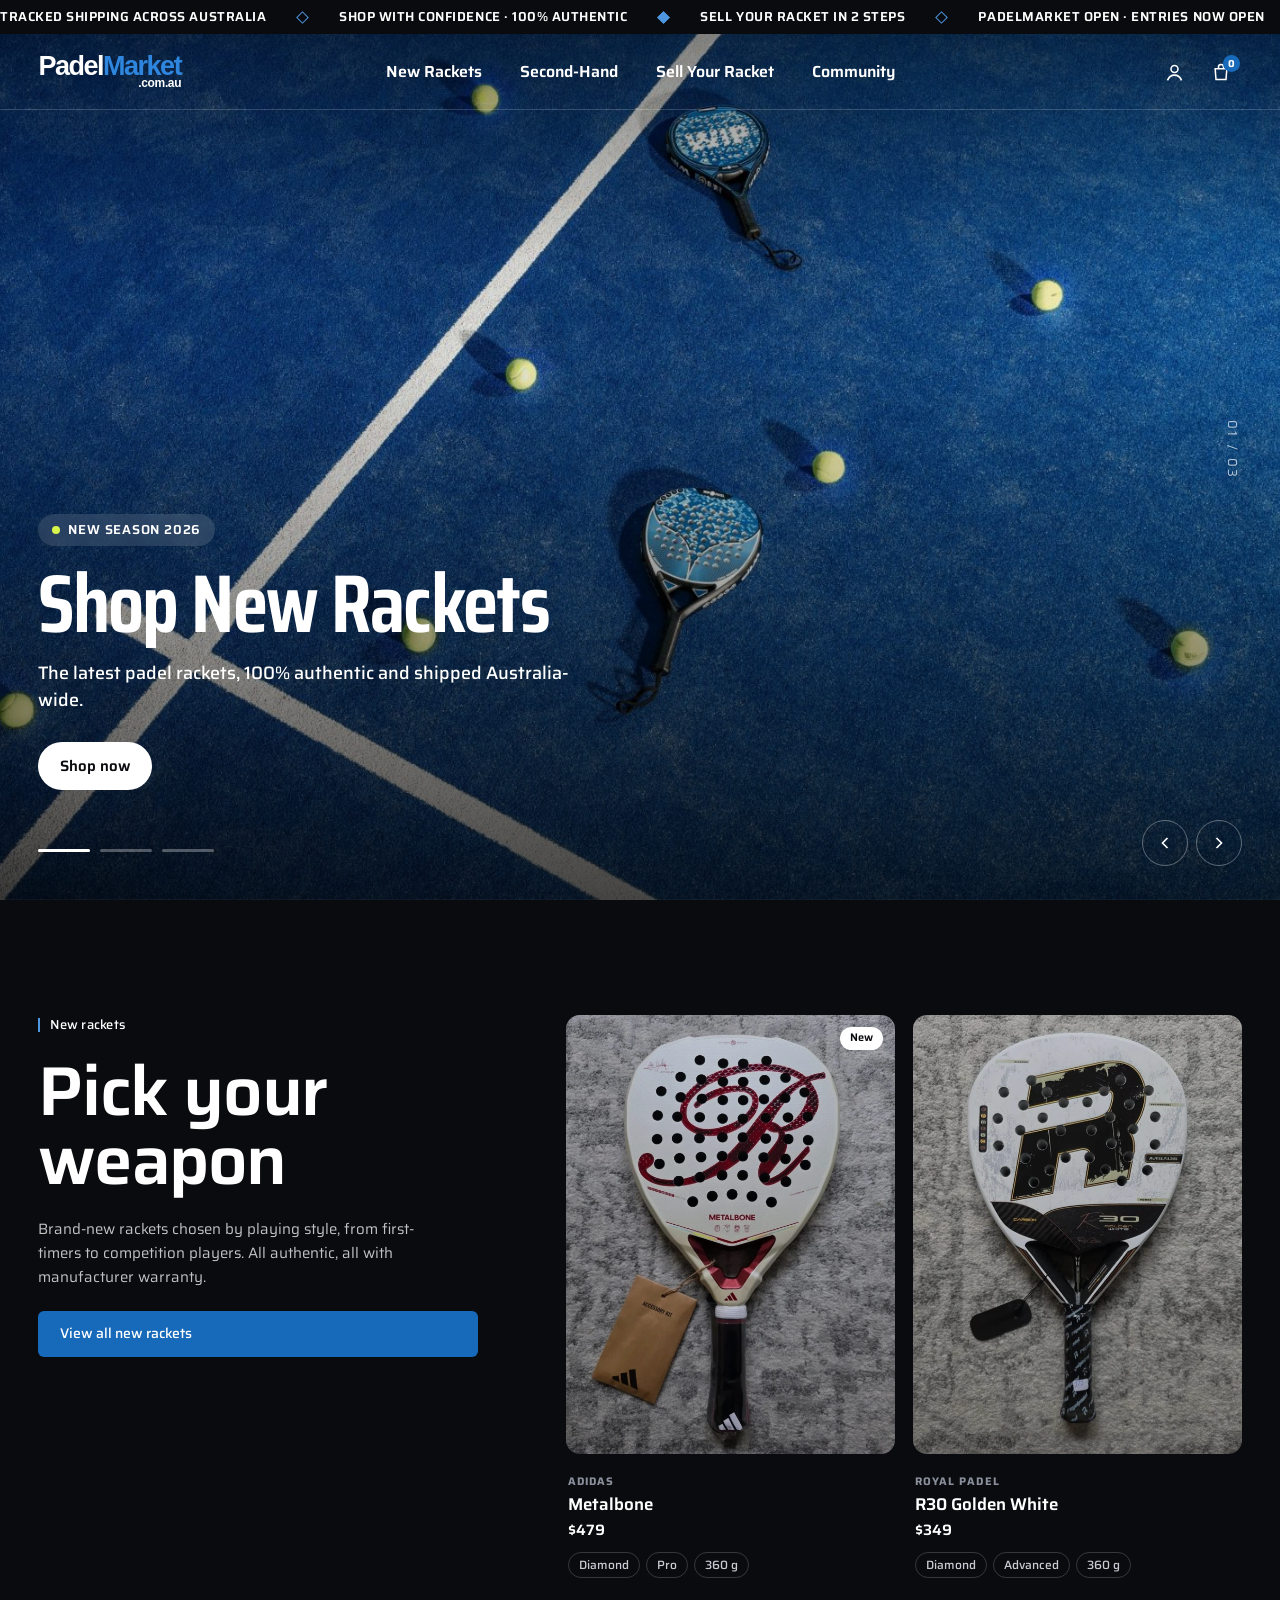
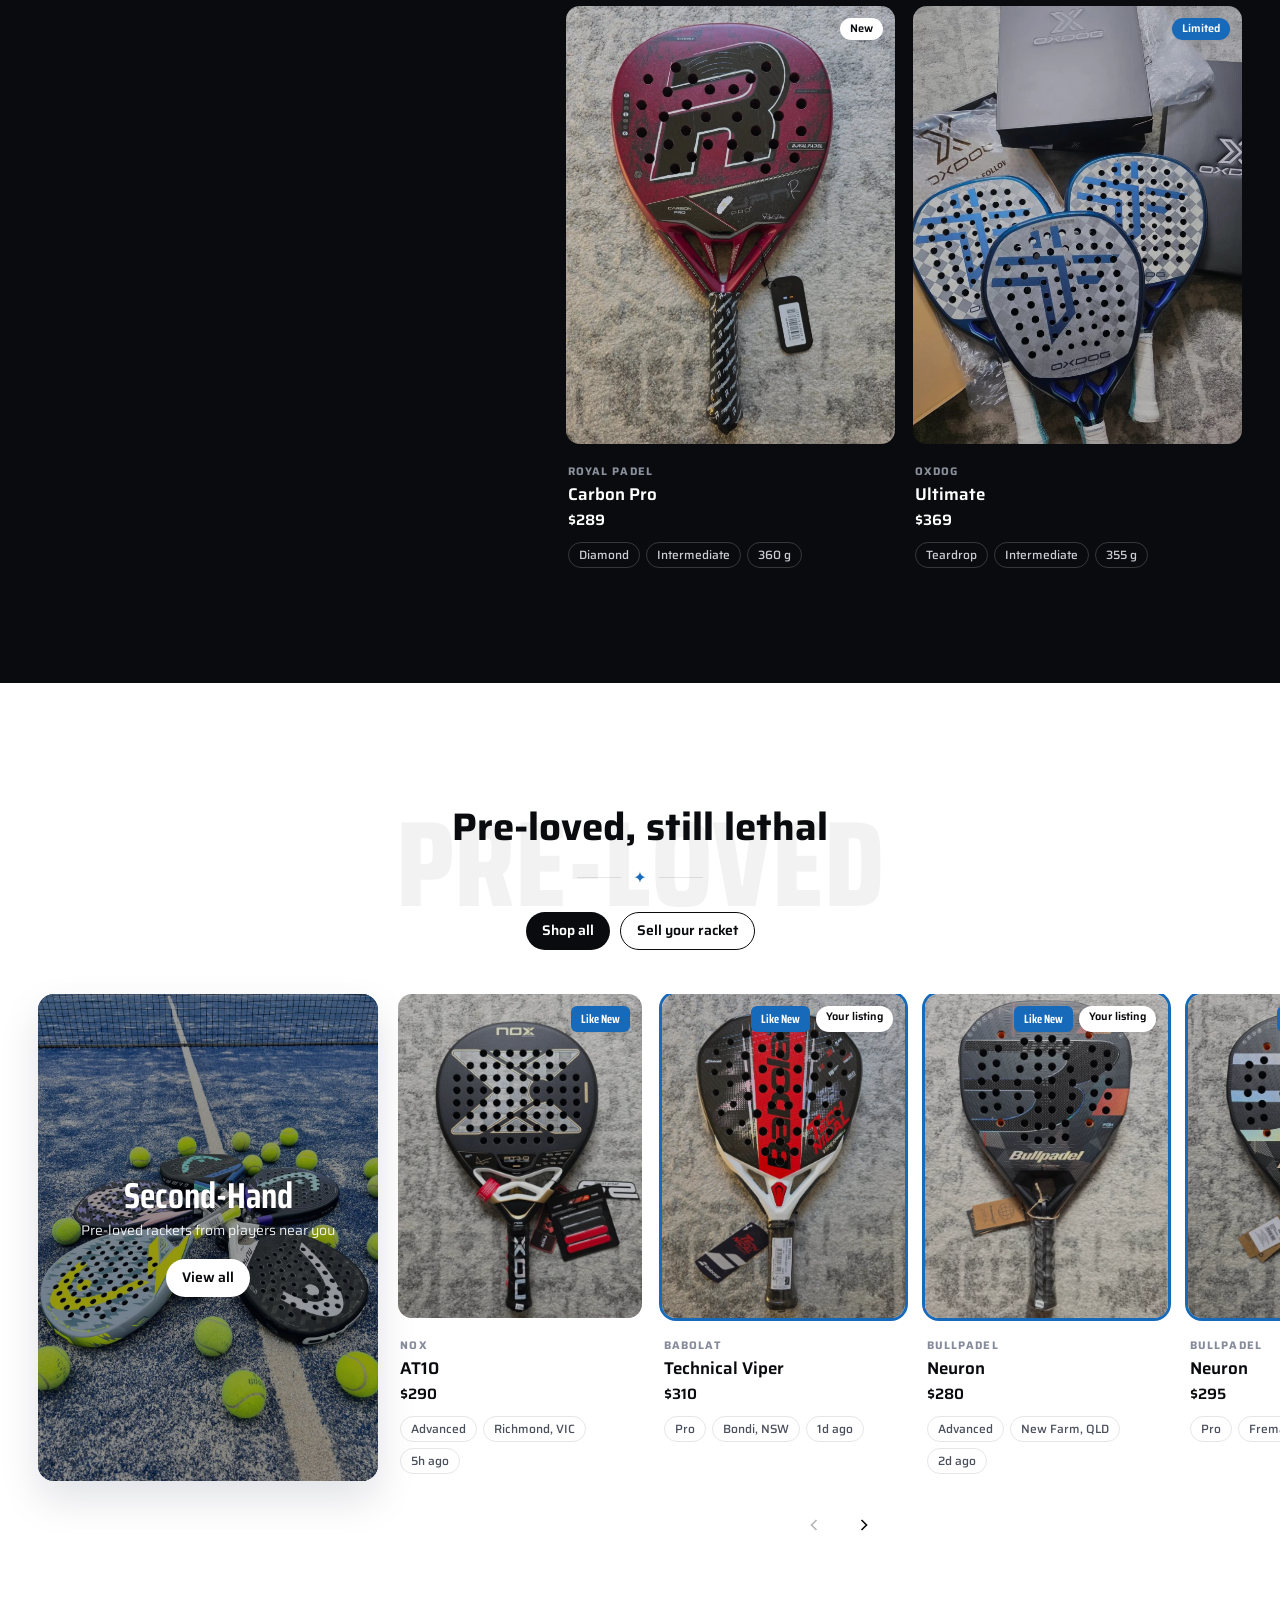
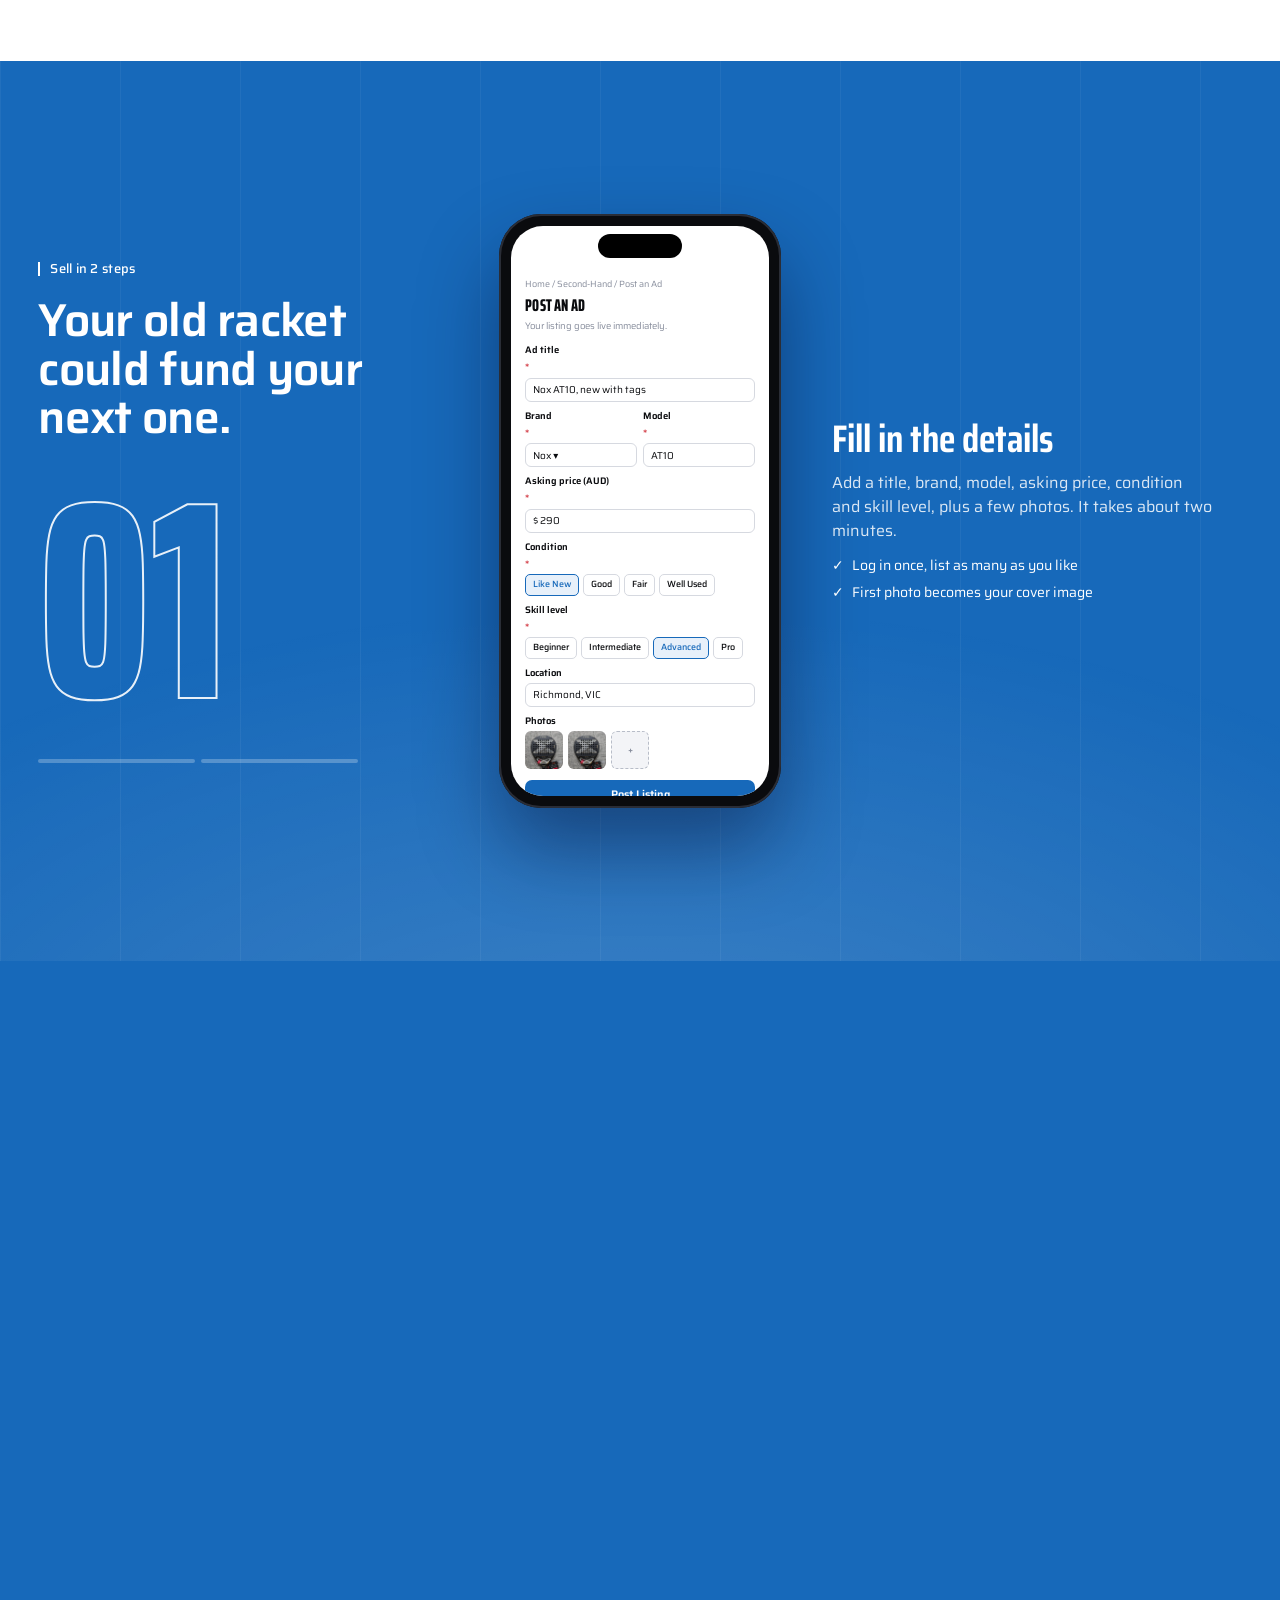
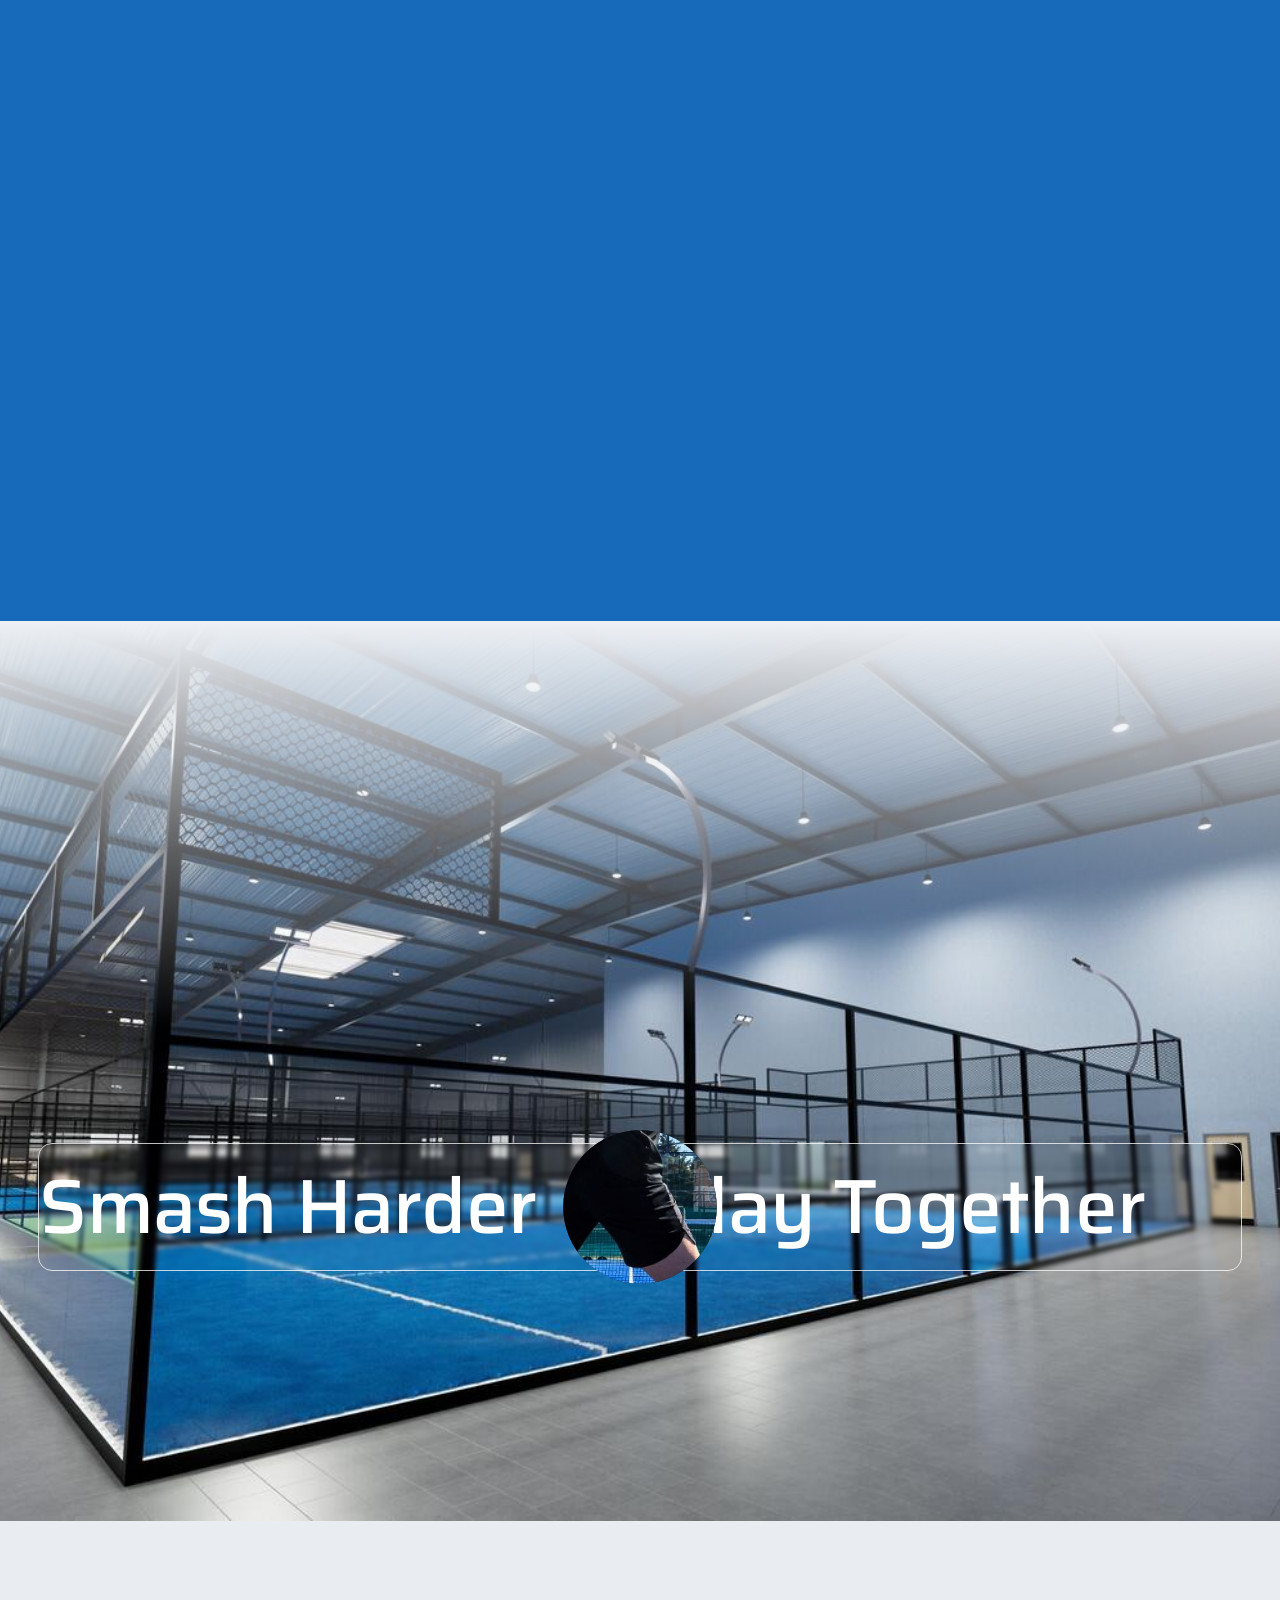
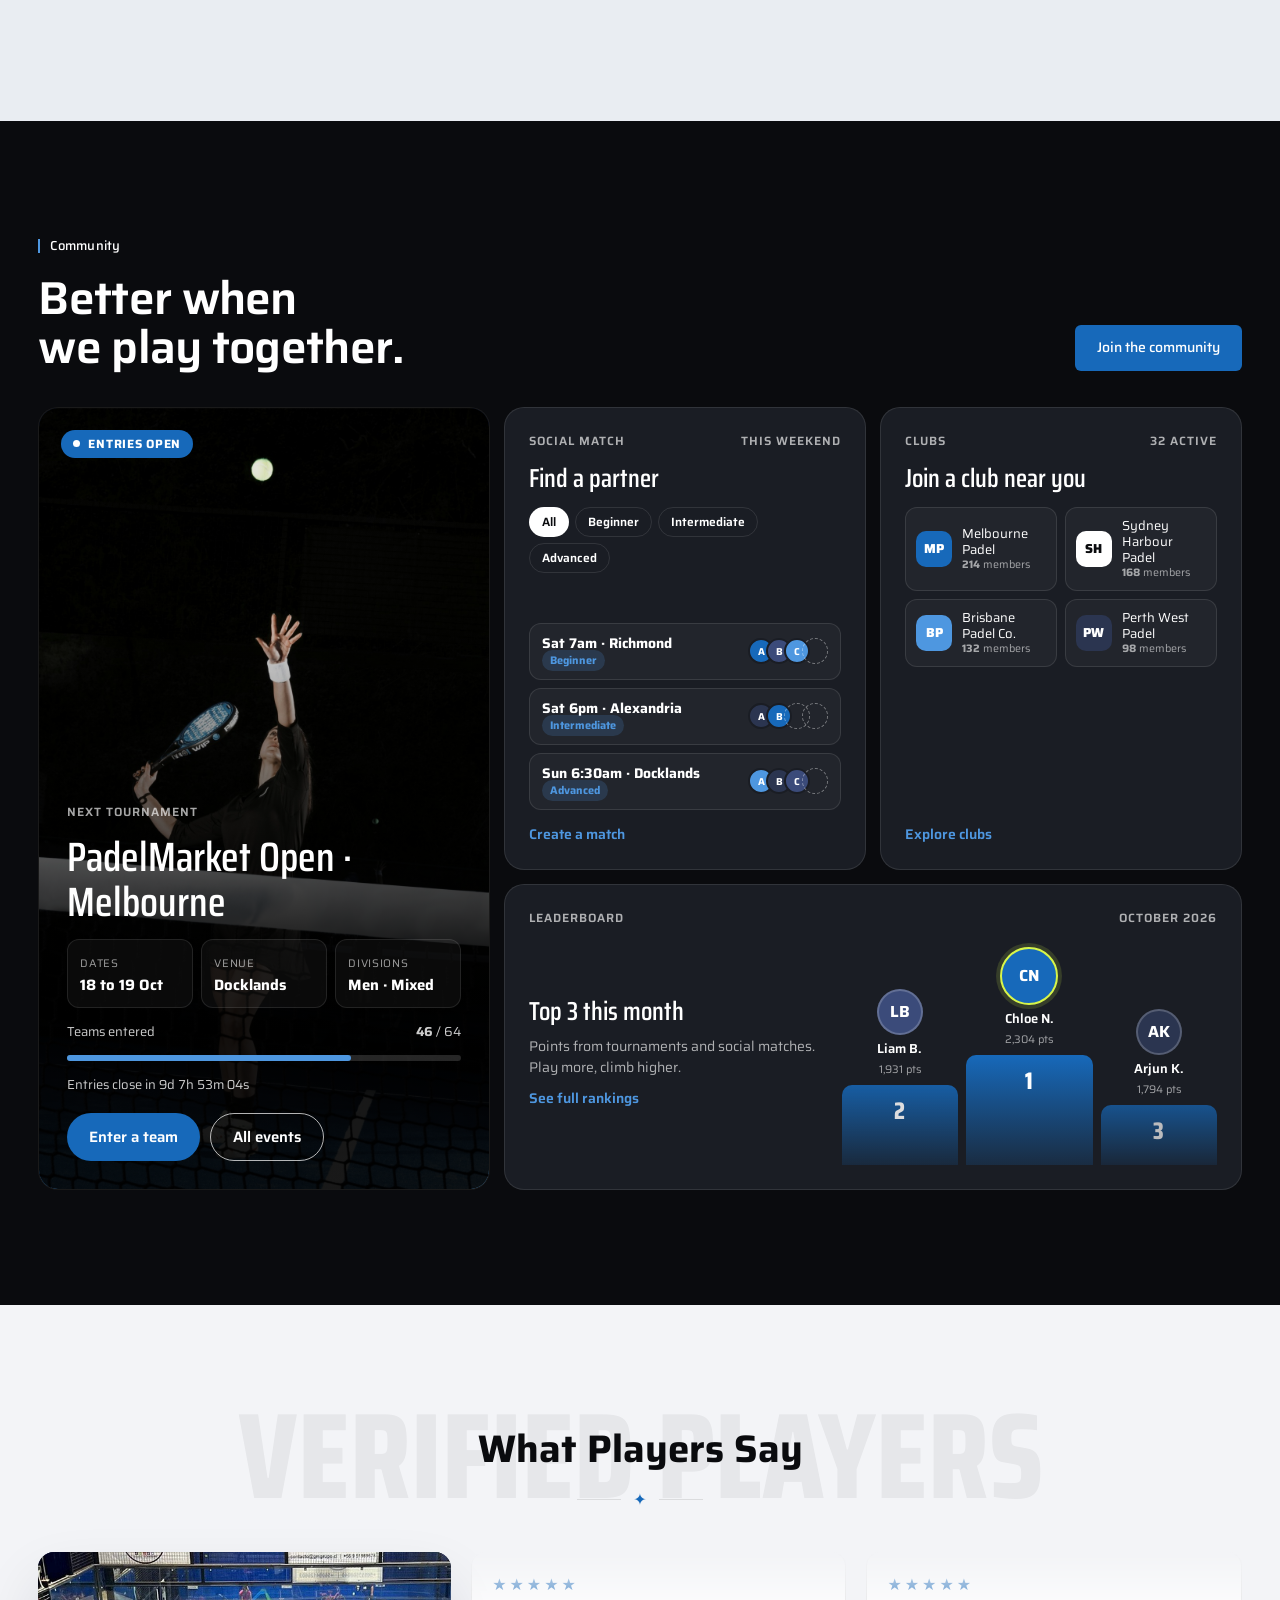
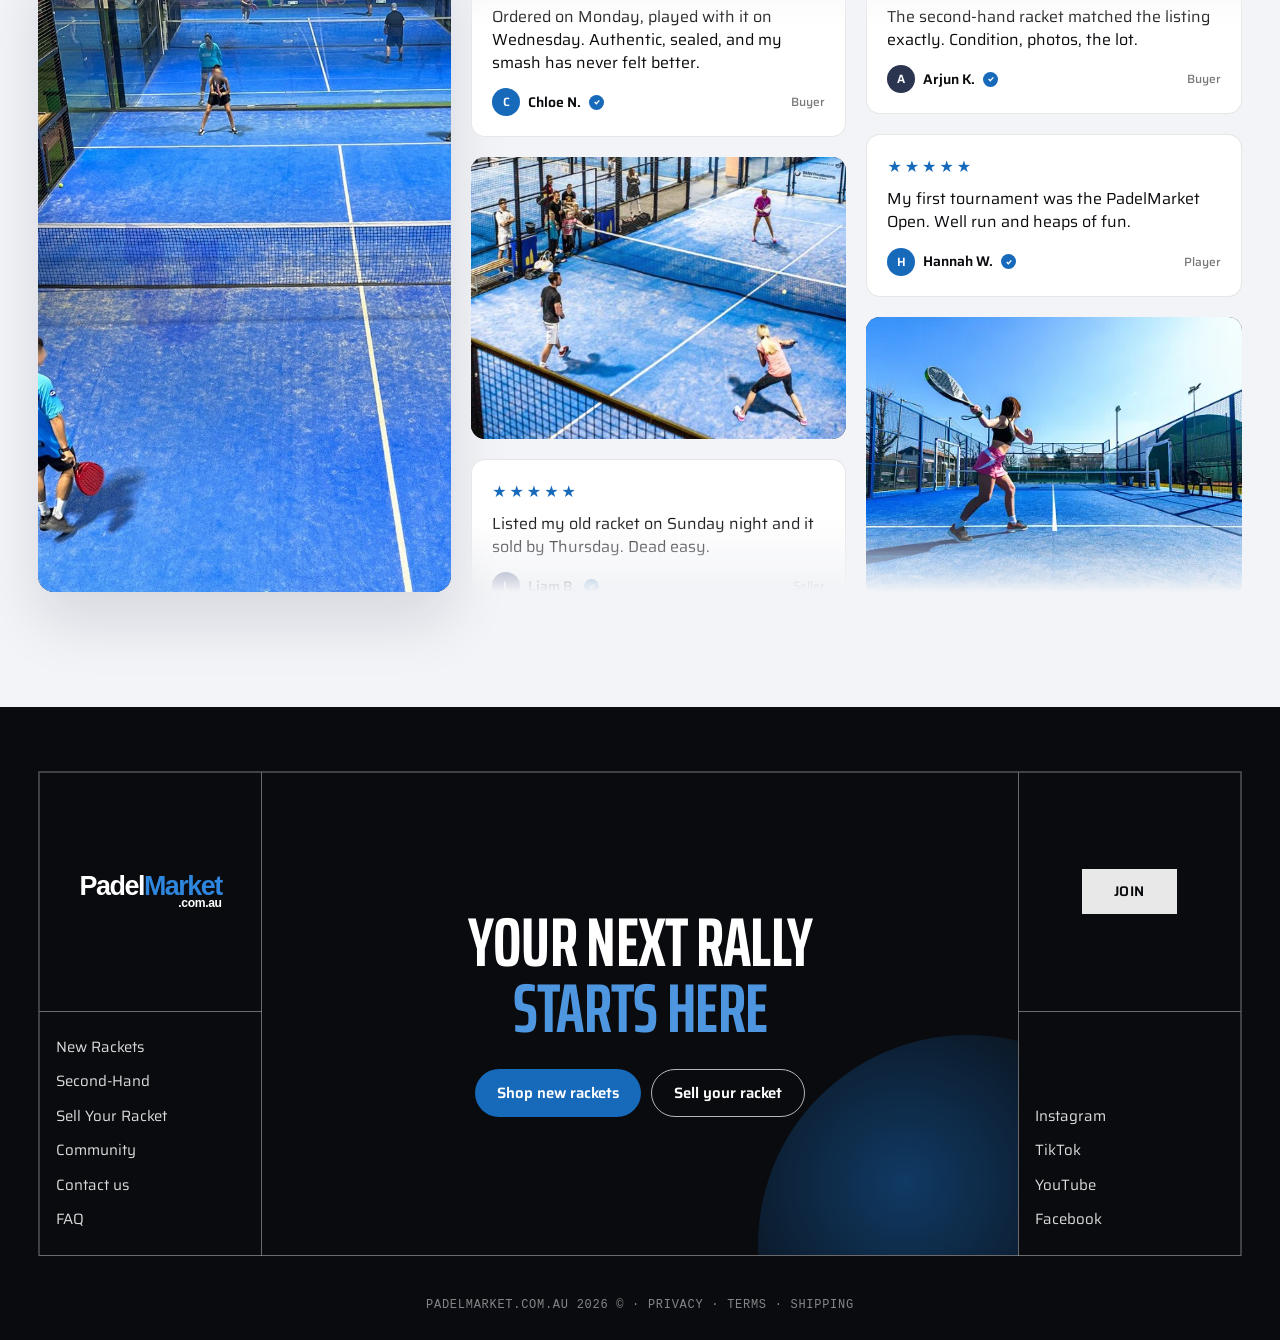
<file: index.html>
<!doctype html><html><head><meta charset=utf8><meta name=viewport content="width=device-width,initial-scale=1,viewport-fit=cover"><style>:root{color-scheme:light;box-sizing:border-box;padding-top:env(safe-area-inset-top,0px);padding-bottom:env(safe-area-inset-bottom,0px)}html{scroll-padding-top:env(safe-area-inset-top,0px)}body{margin:0;padding:0;font:14px -apple-system,BlinkMacSystemFont,sans-serif;background:#faf9f5;color:#141413}img{max-width:100%}[hidden]:not([hidden=until-found i]){display:none!important}</style></head><body>
<title>Padel Market AU</title>
<link rel="stylesheet" href="assets/fonts/saira.css">
<link rel="stylesheet" href="assets/common.css">
<style>
/* =========================================================
   HOME — page-specific styles
   ========================================================= */

/* 02 · HERO SLIDESHOW */
.hero{position:relative;height:100vh;min-height:620px;background:#000;overflow:hidden;color:#fff}
.sl{position:absolute;inset:0;opacity:0;transition:opacity 1s;pointer-events:none}
.sl.on{opacity:1;pointer-events:auto}
.sl>.ph{position:absolute;inset:0;transform:scale(1.08);transition:transform 7s ease-out}
.sl.on>.ph{transform:scale(1)}
.sl::after{content:"";position:absolute;inset:0;background:linear-gradient(0deg,rgba(0,0,0,.7),rgba(0,0,0,.05) 60%),linear-gradient(180deg,rgba(0,0,0,.45),transparent 30%)}
.sl.center::after{background:rgba(5,8,20,.5)}
.sl__txt{position:absolute;z-index:2;left:var(--g);bottom:110px;max-width:760px}
.sl.center .sl__txt{left:50%;bottom:50%;transform:translate(-50%,40%);text-align:center;width:min(820px,90%)}
.sl__txt .tag{display:inline-flex;align-items:center;gap:8px;font-size:13px;font-weight:600;letter-spacing:.06em;text-transform:uppercase;background:rgba(255,255,255,.12);backdrop-filter:blur(6px);padding:6px 14px;border-radius:999px;margin-bottom:18px}
.sl__txt .tag b{width:8px;height:8px;border-radius:50%;background:var(--ball)}
.sl__txt h1,.sl__txt h2{font-size:clamp(46px,6.4vw,92px);line-height:.98;font-weight:700;letter-spacing:-.02em;margin-bottom:16px;font-variation-settings:var(--cond)}
.sl__txt p{font-size:18px;font-weight:500;opacity:.9;margin-bottom:28px;max-width:560px}
.sl.center .sl__txt p{margin-inline:auto}
.sl__btns{display:flex;gap:12px;flex-wrap:wrap}
.sl.center .sl__btns{justify-content:center}
.sl__txt>*{opacity:0;transform:translateY(26px);transition:.7s .25s}
.sl.on .sl__txt>*{opacity:1;transform:none}
.sl.on .sl__txt>*:nth-child(2){transition-delay:.4s}.sl.on .sl__txt>*:nth-child(3){transition-delay:.55s}.sl.on .sl__txt>*:nth-child(4){transition-delay:.7s}
.ev-info{display:flex;gap:10px;margin-bottom:26px;flex-wrap:wrap}
.ev-info .bx{min-width:72px;text-align:center;background:#fff;color:var(--ink);border-radius:10px;padding:8px 0 6px}
.ev-info .bx b{display:block;font-size:26px;line-height:1.05;font-weight:700;font-variant-numeric:tabular-nums}
.ev-info .bx span{font-size:11px;text-transform:uppercase;color:var(--muted);font-weight:600}
.hero__dots{position:absolute;z-index:3;left:var(--g);bottom:48px;display:flex;gap:10px}
.hero__dots button{width:52px;height:3px;border-radius:2px;background:rgba(255,255,255,.3);overflow:hidden;position:relative}
.hero__dots button i{position:absolute;inset:0;background:#fff;transform-origin:left;transform:scaleX(0)}
.hero__dots button.on i{animation:fill 6.5s linear forwards}
.hero__dots button.done i{transform:scaleX(1)}
@keyframes fill{to{transform:scaleX(1)}}
.hero__ctrl{position:absolute;z-index:3;right:var(--g);bottom:34px;display:flex;gap:8px}
.hero__ctrl button{width:46px;height:46px;border-radius:50%;border:1px solid rgba(255,255,255,.35);color:#fff;display:grid;place-items:center}
.hero__ctrl button:hover{background:#fff;color:var(--ink)}
.hero__count{position:absolute;z-index:3;right:var(--g);top:50%;transform:translateY(-50%);writing-mode:vertical-rl;font-size:13px;letter-spacing:.2em;opacity:.7}

/* 03 · NEW RACKETS (title left) · 04 · SECOND-HAND (title right) */
.show{display:grid;grid-template-columns:minmax(280px,.8fr) 1.2fr;gap:clamp(30px,6vw,110px);padding-block:clamp(70px,9vw,130px);align-items:start}
.show__head{position:sticky;top:130px;display:flex;flex-direction:column;gap:22px;max-width:440px}
.show__head p{font-size:15px;line-height:1.6;opacity:.75;max-width:380px}
.show__meta{display:flex;gap:28px;margin-top:6px}
.show__meta b{display:block;font-size:30px;font-weight:700;font-variation-settings:var(--cond)}
.show__meta span{font-size:13px;opacity:.6}
.show__grid{display:grid;grid-template-columns:1fr 1fr;gap:28px 18px}
.dark{background:var(--black);color:#fff}
.rk{position:relative;border-radius:6px;background:var(--card);aspect-ratio:1/1.12;overflow:hidden;display:flex;flex-direction:column;justify-content:flex-end;padding:24px;isolation:isolate}
.rk::before{content:"";position:absolute;inset:0;background:radial-gradient(60% 50% at 50% 35%,rgba(78,151,224,.18),transparent 70%);opacity:0;transition:opacity .4s;z-index:-1}
.rk:hover::before{opacity:1}
.rk__img{position:absolute;left:50%;top:6%;width:62%;height:78%;transform:translateX(-50%);transition:transform .6s cubic-bezier(.2,.7,.2,1);z-index:-1}
.rk:hover .rk__img{transform:translateX(-50%) translateY(-10px) rotate(-6deg)}
.rk__img svg,.rk__img img{width:100%;height:100%;object-fit:contain;filter:drop-shadow(0 30px 30px rgba(0,0,0,.45))}
.rk::after{content:"";position:absolute;inset:auto 0 0;height:48%;background:linear-gradient(0deg,var(--card) 30%,transparent);z-index:-1}
.rk h3{font-size:22px;font-weight:500;display:flex;align-items:center;gap:8px;line-height:1.2}
.rk h3 i{width:16px;height:16px;border-radius:3px;background:var(--blue);display:grid;place-items:center;font-style:normal;font-size:10px;color:#fff;flex-shrink:0}
.rk p{font-size:14px;opacity:.7}
.rk .pr{display:flex;gap:8px;align-items:baseline;margin-top:8px;font-weight:600;font-size:16px}
.rk .pr s{font-weight:400;opacity:.5;font-size:13px}
.rk .specs{position:absolute;top:16px;left:16px;display:flex;gap:6px;flex-wrap:wrap;max-width:80%}
.rk .specs span{font-size:11px;font-weight:600;padding:3px 10px;border-radius:999px;background:rgba(255,255,255,.08);border:1px solid var(--line-d)}
.light{background:#fff}
.light .rk{background:var(--grey);color:var(--ink)}
.light .rk::after{background:linear-gradient(0deg,var(--grey) 34%,transparent)}
.light .rk__img svg{filter:drop-shadow(0 26px 24px rgba(10,20,50,.22))}
.light .rk .cond{top:16px;left:16px}
.light .rk{aspect-ratio:3/3.6}
.rk__cover{position:absolute;inset:0;z-index:-2;overflow:hidden}
.rk__cover img{width:100%;height:100%;object-fit:cover;object-position:50% 22%;transition:transform .6s cubic-bezier(.2,.7,.2,1)}
.rk:hover .rk__cover img{transform:scale(1.04)}
.rk.has-photo .rk__cover{bottom:auto;height:58%}
.rk.has-photo::after{display:none}
.rk.has-photo h3{font-size:19px}
.rk .lvl{margin-left:auto}
.rk .loc{display:flex;align-items:center;gap:6px;font-size:13px;opacity:.75;margin-top:4px}
.rk .loc svg{color:var(--blue)}
.show.rev{grid-template-columns:1.2fr minmax(280px,.8fr)}
.show.rev .show__head{order:2;justify-self:end;text-align:right;align-items:flex-end}
.show.rev .eyebrow{flex-direction:row-reverse}
.trust{display:flex;flex-wrap:wrap;gap:8px;justify-content:flex-end}
.trust span{display:inline-flex;align-items:center;gap:6px;font-size:13px;font-weight:600;background:var(--blue-soft);color:var(--blue);padding:6px 12px;border-radius:999px}
.txt-link{font-weight:600;font-size:15px;color:var(--blue);display:inline-flex;gap:6px;align-items:center}
.txt-link:hover{text-decoration:underline}

/* 05 · SELL IN 2 STEPS — pinned scroll + phone */
.sell{height:240vh;background:var(--blue);color:#fff;position:relative}
.sell__pin{position:sticky;top:0;height:100vh;overflow:hidden;display:grid;grid-template-columns:1fr auto 1fr;align-items:center;gap:clamp(24px,4vw,70px);padding-inline:var(--g)}
.sell__bg{position:absolute;inset:0;background:radial-gradient(80% 60% at 50% 120%,rgba(255,255,255,.18),transparent),repeating-linear-gradient(90deg,rgba(255,255,255,.05) 0 1px,transparent 1px 120px);pointer-events:none}
.sell__left{position:relative;align-self:stretch;display:flex;flex-direction:column;justify-content:center;gap:18px}
.sell__left .eyebrow::before{background:#fff}
.sell__num{position:relative;height:clamp(160px,22vw,300px);overflow:hidden}
.sell__num span{position:absolute;inset:0;font-size:clamp(160px,22vw,300px);line-height:1;font-weight:800;font-variation-settings:var(--xcond);color:transparent;-webkit-text-stroke:2px rgba(255,255,255,.9);transform:translateY(100%);transition:transform .6s cubic-bezier(.7,0,.2,1)}
.sell__num span.on{transform:none}
.sell__num span.past{transform:translateY(-100%)}
.sell__bar{display:flex;gap:6px;width:min(320px,100%)}
.sell__bar i{flex:1;height:4px;border-radius:2px;background:rgba(255,255,255,.25);overflow:hidden;position:relative}
.sell__bar i b{position:absolute;inset:0;background:#fff;transform-origin:left;transform:scaleX(0)}
.phone{position:relative;width:clamp(250px,22vw,300px);aspect-ratio:9/19;border-radius:42px;background:#0A0B0E;padding:12px;box-shadow:0 40px 80px rgba(0,0,30,.4),inset 0 0 0 2px #2a2d36}
.phone::before{content:"";position:absolute;top:20px;left:50%;width:84px;height:24px;border-radius:14px;background:#000;transform:translateX(-50%);z-index:3}
.screen{position:absolute;inset:12px;border-radius:32px;background:#fff;color:var(--ink);overflow:hidden;padding:52px 14px 14px;opacity:0;transform:scale(.96) translateY(10px);transition:.5s;font-size:11px}
.screen.on{opacity:1;transform:none}
.screen .crumb{font-size:9px;color:var(--muted);margin-bottom:2px}
.screen h5{font-size:17px;font-weight:800;font-variation-settings:var(--xcond);text-transform:uppercase;letter-spacing:.01em}
.screen .sub{font-size:9.5px;color:var(--muted);margin-bottom:10px}
.mf{display:grid;gap:7px}
.mf label{display:grid;gap:3px;font-weight:600;font-size:9.5px}
.mf label i{color:var(--err);font-style:normal}
.mf .in{height:24px;border:1px solid #d6d9e0;border-radius:6px;display:flex;align-items:center;padding:0 7px;font-weight:400;font-size:10px;color:var(--ink)}
.mf .two{display:grid;grid-template-columns:1fr 1fr;gap:6px}
.mf .pills{display:flex;gap:4px;flex-wrap:wrap}
.mf .pills span{font-weight:500;font-size:9px;padding:3px 7px;border-radius:5px;border:1px solid #d6d9e0}
.mf .pills span.on{border-color:var(--blue);background:var(--blue-soft);color:var(--blue)}
.mf .ph-row{display:flex;gap:5px}
.mf .ph-row div{width:38px;height:38px;border-radius:6px;background:var(--grey);display:grid;place-items:center;overflow:hidden}
.mf .ph-row div.add{border:1px dashed #b8bdc8;color:var(--muted)}
.s-btn{height:30px;border-radius:7px;background:var(--blue);color:#fff;display:grid;place-items:center;font-weight:600;font-size:11px;margin-top:4px}
.live{display:flex;gap:8px;align-items:center;background:var(--blue-soft);color:var(--blue);border-radius:10px;padding:9px 10px;font-weight:600;font-size:11px;margin-bottom:10px}
.live i{width:20px;height:20px;border-radius:50%;background:var(--blue);color:#fff;display:grid;place-items:center;flex-shrink:0}
.mini-grid{display:grid;grid-template-columns:1fr 1fr;gap:8px}
.mini{font-size:9.5px;line-height:1.3}
.mini .im{aspect-ratio:1;border-radius:8px;background:var(--grey);position:relative;margin-bottom:5px;display:grid;place-items:center}
.mini .im svg{height:84%;width:auto}
.mini .im .c{position:absolute;top:4px;left:4px;font-size:7.5px;font-weight:700;background:var(--blue);color:#fff;padding:1px 5px;border-radius:3px}
.mini b{display:block;font-size:10px}
.mini small{color:var(--muted);font-size:8.5px}
.mini.me .im{box-shadow:0 0 0 2px var(--blue)}
.mini .p{display:flex;justify-content:space-between;align-items:center;margin-top:2px;font-weight:700;font-size:10.5px}
.mini .p span{font-size:7.5px;font-weight:600;background:var(--blue-soft);color:var(--blue);padding:1px 5px;border-radius:999px}
.sell__right{position:relative;height:300px}
.step{position:absolute;inset:0;display:flex;flex-direction:column;justify-content:center;gap:12px;opacity:0;transform:translateY(30px);transition:.5s;pointer-events:none}
.step.on{opacity:1;transform:none;pointer-events:auto}
.step h3{font-size:clamp(30px,3vw,44px);line-height:1.05;font-weight:700;font-variation-settings:var(--cond)}
.step p{font-size:16px;opacity:.85;max-width:380px}
.step ul{list-style:none;display:grid;gap:6px;font-size:14px}
.step li::before{content:"✓";margin-right:8px;font-weight:700}
.step .btns{display:flex;gap:10px;flex-wrap:wrap;margin-top:8px}

/* 04 · PRE-LOVED — feature card + carousel */
.pl{padding-block:clamp(70px,9vw,120px);background:#fff;overflow:hidden}
.pl .sh{margin-bottom:44px}
.pl__cta{display:flex;gap:10px;justify-content:center;margin-top:22px;position:relative}
.feat{display:grid;grid-template-columns:minmax(260px,340px) minmax(0,1fr);gap:20px;padding-left:var(--g);align-items:start}
.feat-card{aspect-ratio:3/4.3;border-radius:16px;position:relative;overflow:hidden;color:#fff;display:flex;flex-direction:column;align-items:center;justify-content:center;text-align:center;gap:6px;box-shadow:0 18px 40px rgba(10,20,50,.12)}
.feat-card .ph{position:absolute;inset:0;transition:transform .7s}
.feat-card:hover .ph{transform:scale(1.05)}
.feat-card::after{content:"";position:absolute;inset:0;background:rgba(5,10,25,.42)}
.feat-card>*:not(.ph){position:relative;z-index:1}
.feat-card h3{font-size:36px;line-height:1;font-weight:700;font-variation-settings:var(--cond)}
.feat-card p{font-size:14px;opacity:.9;margin-bottom:12px}
.rail{display:flex;gap:20px;overflow-x:auto;scroll-snap-type:x mandatory;scrollbar-width:none;padding-right:var(--g);padding-bottom:4px}
.rail::-webkit-scrollbar{display:none}
.rail>*{flex:0 0 clamp(220px,19vw,262px);scroll-snap-align:start}
.rail-nav{display:flex;justify-content:center;gap:8px;margin-top:26px}
.rail-nav button{width:42px;height:42px;border-radius:50%;display:grid;place-items:center;transition:background .2s,opacity .2s}
.rail-nav button:hover{background:var(--grey)}
.rail-nav button:disabled{opacity:.3;background:none;cursor:default}
.rk.has-photo .specs span{background:rgba(10,11,14,.72);border-color:transparent;color:#fff}
@media (max-width:900px){.feat{grid-template-columns:1fr;padding:0}.feat-card{margin:0 var(--g);aspect-ratio:16/10}.rail{padding-inline:var(--g)}}

/* 07 · community micro-animations */
.match{transition:border-color .3s,background .3s}
.match.joined{border-color:var(--blue-2);background:rgba(78,151,224,.10)}
.avs i.pop{animation:pop .5s cubic-bezier(.3,1.6,.5,1)}
@keyframes pop{0%{transform:scale(0)}100%{transform:scale(1)}}
.match .full{font-size:10px;font-weight:800;letter-spacing:.06em;text-transform:uppercase;color:var(--ball);margin-left:6px;opacity:0;transition:opacity .3s}
.match.is-full .full{opacity:1}
.joinfeed{height:22px;overflow:hidden;font-size:12px;color:var(--blue-2);font-weight:600}
.joinfeed span{display:block;animation:feed .45s ease-out}
@keyframes feed{from{transform:translateY(100%);opacity:0}to{transform:none;opacity:1}}
.club .cnt{display:inline-block;transition:color .3s}
.club .cnt.bump{color:var(--blue-2)}
.club .plus{position:absolute;right:10px;top:8px;font-size:11px;font-weight:800;color:var(--blue-2);opacity:0}
.club.bump .plus{animation:plus 1.2s ease-out}
@keyframes plus{0%{opacity:0;transform:translateY(6px)}25%{opacity:1}100%{opacity:0;transform:translateY(-14px)}}
.club{position:relative}
.slots i{width:0!important;transition:width 1.6s cubic-bezier(.2,.7,.2,1)}
.comm.go .slots i{width:72%!important}
.podium .col{transition:height 1s cubic-bezier(.2,.7,.2,1)}
.comm:not(.go) .podium .col{height:0!important;padding-top:0}
.pd .av{transition:transform .5s cubic-bezier(.3,1.6,.5,1) .6s,opacity .4s .6s}
.comm:not(.go) .pd .av{transform:scale(0);opacity:0}
.closes{font-size:13px;opacity:.8;font-variant-numeric:tabular-nums}
@media (prefers-reduced-motion:reduce){.comm:not(.go) .podium .col{height:auto!important}.slots i{width:72%!important}}

/* 06 · PLAY WITH PURPOSE */
.purpose{height:300vh;position:relative;background:#e9edf2}
.purpose__pin{position:sticky;top:0;height:100vh;overflow:hidden}
.purpose__bg{position:absolute;inset:0}
.purpose__bg::after{content:"";position:absolute;inset:0;background:linear-gradient(180deg,#eef1f5 0%,rgba(238,241,245,.4) 25%,transparent 45%)}
.band{position:absolute;left:var(--g);right:var(--g);top:58%;height:clamp(96px,10vw,140px);border:1.5px solid rgba(255,255,255,.75);border-radius:14px;display:flex;align-items:center;overflow:hidden;backdrop-filter:blur(2px);transition:opacity .4s}
.band .mq__t{animation-duration:30s;align-items:center}
.band .w{display:inline-flex;align-items:center;gap:clamp(28px,3vw,52px);padding-right:clamp(28px,3vw,52px);font-size:clamp(48px,6vw,90px);font-weight:500;color:#fff;letter-spacing:-.01em}
.band .w svg{width:.6em;height:.6em;flex-shrink:0}
.lensc{position:absolute;inset:0;z-index:2;clip-path:circle(80px at 50% 65%)}
.lensc .ph{position:absolute;inset:0}
.lensc::after{content:"";position:absolute;inset:0;background:rgba(4,8,22,.45);opacity:0;transition:opacity .3s}
.lensc.dim::after{opacity:1}
.purpose__txt{position:absolute;z-index:3;inset:0;display:grid;place-content:center;text-align:center;color:#fff;gap:16px;padding:0 var(--g);opacity:0;transform:translateY(30px);transition:.6s;pointer-events:none}
.purpose__txt.on{opacity:1;transform:none;pointer-events:auto}
.purpose__txt h2{font-size:clamp(48px,6vw,96px);line-height:1;font-weight:600;letter-spacing:-.02em}
.purpose__txt p{max-width:560px;margin:0 auto 10px;font-size:17px;opacity:.9}
.purpose__txt .btn{justify-self:center}

/* 07 · COMMUNITY */
.comm{padding-block:clamp(70px,9vw,120px)}
.sec-head{display:flex;justify-content:space-between;align-items:flex-end;gap:20px;margin-bottom:36px;flex-wrap:wrap}
.bento{display:grid;grid-template-columns:1.25fr 1fr 1fr;gap:14px}
.bx{border-radius:20px;background:var(--card);padding:24px;position:relative;overflow:hidden;display:flex;flex-direction:column;gap:14px;border:1px solid var(--line-d)}
.bx__lbl{display:flex;justify-content:space-between;align-items:center;font-size:12px;font-weight:600;letter-spacing:.08em;text-transform:uppercase;opacity:.65}
.bx h3{font-size:26px;line-height:1.1;font-weight:600;font-variation-settings:var(--cond)}
.bx .more{margin-top:auto;display:inline-flex;align-items:center;gap:8px;font-size:14px;font-weight:600;color:var(--blue-2)}
.bx-tour{grid-row:span 2;padding:0;background:#000}
.bx-tour .ph{position:absolute;inset:0}
.bx-tour::after{content:"";position:absolute;inset:0;background:linear-gradient(0deg,rgba(0,0,0,.9) 30%,rgba(0,0,0,.1) 75%)}
.bx-tour>.in{position:relative;z-index:1;margin-top:auto;padding:28px;display:flex;flex-direction:column;gap:14px}
.bx-tour .liveb{position:absolute;top:22px;left:22px;z-index:1;display:inline-flex;gap:8px;align-items:center;font-size:12px;font-weight:700;background:var(--blue);padding:5px 12px;border-radius:999px;text-transform:uppercase;letter-spacing:.06em}
.bx-tour .liveb i{width:7px;height:7px;border-radius:50%;background:#fff;animation:blink 1.2s infinite}
@keyframes blink{50%{opacity:.2}}
.bx-tour h3{font-size:clamp(34px,3.2vw,48px)}
.tmeta{display:grid;grid-template-columns:repeat(3,1fr);gap:8px}
.tmeta div{border:1px solid var(--line-d);border-radius:12px;padding:10px 12px;background:rgba(255,255,255,.04)}
.tmeta span{font-size:11px;opacity:.6;text-transform:uppercase;letter-spacing:.06em}
.tmeta b{display:block;font-size:15px}
.slots{height:6px;border-radius:3px;background:rgba(255,255,255,.15)}
.slots i{display:block;height:100%;width:72%;border-radius:3px;background:var(--blue-2)}
.match{display:flex;align-items:center;gap:12px;padding:10px 12px;border-radius:12px;background:rgba(255,255,255,.04);border:1px solid var(--line-d)}
.match .t{font-size:13px;line-height:1.3}
.match .t b{display:block;font-size:14px}
.match .lv{font-size:11px;font-weight:700;padding:2px 8px;border-radius:999px;background:rgba(78,151,224,.18);color:var(--blue-2)}
.avs{display:flex;margin-left:auto}
.avs i{width:26px;height:26px;border-radius:50%;border:2px solid var(--card);margin-left:-8px;display:grid;place-items:center;font-size:10px;font-style:normal;font-weight:700;color:#fff}
.avs i.e{background:transparent;border:1.5px dashed rgba(255,255,255,.4)}
.filters{display:flex;gap:6px;flex-wrap:wrap}
.filters button{font-size:12px;font-weight:600;padding:5px 12px;border-radius:999px;border:1px solid var(--line-d)}
.filters button.on{background:#fff;color:var(--ink)}
.clubs{display:grid;grid-template-columns:1fr 1fr;gap:8px}
.club{display:flex;align-items:center;gap:10px;padding:10px;border-radius:12px;background:rgba(255,255,255,.04);border:1px solid var(--line-d);font-size:13px;line-height:1.25}
.club .lg{width:36px;height:36px;border-radius:10px;display:grid;place-items:center;font-weight:800;font-size:13px;flex-shrink:0}
.club small{opacity:.6;display:block}
.podium{display:grid;grid-template-columns:1fr 1.1fr 1fr;align-items:end;gap:8px;margin-top:6px}
.pd{text-align:center;display:flex;flex-direction:column;align-items:center;gap:6px}
.pd .av{width:46px;height:46px;border-radius:50%;display:grid;place-items:center;font-weight:700;border:2px solid rgba(255,255,255,.2)}
.pd.first .av{width:58px;height:58px;border-color:var(--ball);box-shadow:0 0 0 4px rgba(215,245,74,.15)}
.pd .nm{font-size:13px;font-weight:600;line-height:1.2}
.pd .pt{font-size:11px;opacity:.6}
.pd .col{width:100%;border-radius:10px 10px 0 0;background:linear-gradient(180deg,var(--blue),rgba(23,105,186,.2));display:grid;place-items:start center;padding-top:8px;font-size:24px;font-weight:800;font-variation-settings:var(--cond)}
.pd.first .col{height:110px}.pd.second .col{height:80px;opacity:.85}.pd.third .col{height:60px;opacity:.7}

/* 08 · TESTIMONIALS */
.testi{background:var(--grey);padding-block:clamp(70px,9vw,120px);overflow:hidden}
.tm{display:grid;grid-template-columns:1.1fr 1fr 1fr;gap:20px;height:640px}
.tm__big{border-radius:var(--r);box-shadow:0 30px 60px rgba(10,20,50,.12)}
.tm__col{overflow:hidden;-webkit-mask-image:linear-gradient(transparent,#000 12%,#000 88%,transparent);mask-image:linear-gradient(transparent,#000 12%,#000 88%,transparent)}
.tm__tr{display:flex;flex-direction:column;gap:20px;animation:up 40s linear infinite}
.tm__col.dn .tm__tr{animation-name:dn}
.tm__col:hover .tm__tr{animation-play-state:paused}
@keyframes up{to{transform:translateY(-50%)}}
@keyframes dn{from{transform:translateY(-50%)}to{transform:none}}
.rv{background:#fff;border:1px solid var(--line);border-radius:14px;padding:20px}
.rv .st{color:var(--blue);letter-spacing:3px;margin-bottom:8px}
.rv p{font-size:16px;line-height:1.45;margin-bottom:14px}
.rv .who{display:flex;align-items:center;gap:8px;font-size:14px;font-weight:600}
.rv .who i{width:28px;height:28px;border-radius:50%;display:grid;place-items:center;color:#fff;font-style:normal;font-size:12px}
.rv .who small{font-weight:500;opacity:.55;margin-left:auto;font-size:12px}
.rv .vf{width:15px;height:15px;border-radius:50%;background:var(--blue);display:grid;place-items:center}
.tm__ph{border-radius:14px;aspect-ratio:4/3}

/* 10 · CONTACT */
.contact{background:var(--black);color:#fff;padding:clamp(60px,8vw,110px) var(--g);border-top:1px solid var(--line-d)}
.ct{display:grid;grid-template-columns:1fr 1.15fr;gap:clamp(30px,6vw,90px)}
.ct__info{display:flex;flex-direction:column;gap:22px}
.ct__info p{opacity:.7;max-width:420px}
.ct__list{display:grid;gap:10px}
.ct__list>*{display:flex;align-items:center;gap:14px;padding:14px 16px;border-radius:14px;background:var(--card);border:1px solid var(--line-d)}
.ct__list .ic{width:40px;height:40px;border-radius:10px;background:rgba(23,105,186,.22);color:var(--blue-2);display:grid;place-items:center;flex-shrink:0}
.ct__list small{display:block;opacity:.6;font-size:12px}
.ct__list b{font-weight:600}
.cform{background:var(--card);border:1px solid var(--line-d);border-radius:20px;padding:clamp(20px,3vw,36px);display:grid;grid-template-columns:1fr 1fr;gap:14px}
.cform label{display:flex;flex-direction:column;gap:6px;font-size:13px;font-weight:500;opacity:.9}
.cform .full{grid-column:1/-1}
.cform input,.cform textarea{height:48px;border-radius:10px;border:1px solid var(--line-d);background:var(--black-2);padding:0 14px;color:#fff;outline:none;transition:border-color .2s}
.cform textarea{height:120px;padding:12px 14px;resize:vertical}
.cform input:focus,.cform textarea:focus{border-color:var(--blue-2)}
.topics{display:flex;gap:8px;flex-wrap:wrap}
.topics label{flex-direction:row}
.topics input{position:absolute;opacity:0;pointer-events:none}
.topics span{display:inline-block;padding:8px 14px;border-radius:999px;border:1px solid var(--line-d);font-size:13px;cursor:pointer;transition:.2s}
.topics input:checked+span{background:var(--blue);border-color:var(--blue);color:#fff}
.copy{background:var(--black);color:rgba(255,255,255,.5);font-size:12px;text-align:center;padding:18px var(--g) 26px;font-family:ui-monospace,Consolas,monospace;letter-spacing:.06em;text-transform:uppercase}

/* responsive (home) */
@media (max-width:1100px){
  .bento{grid-template-columns:1fr 1fr}.bx-tour{grid-column:1/-1;grid-row:auto;min-height:480px}
  .tm{grid-template-columns:1fr 1fr}.tm__big{display:none}
}
@media (max-width:900px){
  .show,.show.rev{grid-template-columns:1fr}
  .show__head,.show.rev .show__head{position:static;order:0;text-align:left;align-items:flex-start;justify-self:start}
  .show.rev .eyebrow{flex-direction:row}.trust{justify-content:flex-start}
  /* Sell in 2 steps · same pinned, scroll driven experience as desktop, stacked vertically */
  .sell{height:240vh}
  .sell__pin{height:100vh;height:100svh;grid-template-columns:1fr;grid-template-rows:auto auto auto;align-content:center;justify-items:center;text-align:center;gap:14px;padding:28px var(--g) 20px}
  .sell__left{align-self:auto;align-items:center;gap:10px}
  .sell__left .h-l{font-size:clamp(24px,6.4vw,32px);max-width:340px!important}
  .sell__num{display:none}
  .sell__bar{width:140px}
  .phone{text-align:left;width:250px;transform:scale(var(--ps,.8));transform-origin:top center;margin-bottom:calc((var(--ps,.8) - 1) * 527px)}
  .sell__right{height:var(--sr-h,150px);width:100%;max-width:420px}
  .step{align-items:center;gap:8px}
  .step h3{font-size:26px}
  .step p{font-size:14px;max-width:340px}
  .step ul{display:none}
  .step .btns{justify-content:center;margin-top:4px}
  .step .btns .btn{height:42px;padding:0 18px;font-size:14px}
  .ct{grid-template-columns:1fr}
}
@media (max-width:600px){
  .show__grid{grid-template-columns:1fr}
  .bento{grid-template-columns:1fr}.bx-lead{grid-column:auto!important}
  .bx-lead>div{grid-template-columns:1fr!important}
  .tm{grid-template-columns:1fr;height:540px}.tm__col.dn{display:none}
  .cform{grid-template-columns:1fr}
  .ev-info .bx{min-width:62px}
  .hero__count{display:none}
  .band .w{font-size:44px}
  .tmeta{grid-template-columns:1fr 1fr}
}
</style>
<!-- 01 · ANNOUNCEMENT + NAVBAR are injected by assets/app.js → PM.header() -->

<main>
<!-- =========================================================
     02 · HERO SLIDESHOW — (a) new rackets (b) second-hand (c) nearest event
     ========================================================= -->
<section class="hero" id="hero">
  <div class="sl on">
    <div class="ph" data-scene="day" data-src="images/rackets-topdown-court.jpg" data-pos="60% 40%"></div>
    <div class="sl__txt">
      <span class="tag"><b></b>New season 2026</span>
      <h1>Shop New Rackets</h1>
      <p>The latest padel rackets, 100% authentic and shipped Australia-wide.</p>
      <div class="sl__btns"><a href="new-rackets.html" class="btn btn-white">Shop now</a></div>
    </div>
  </div>
  <div class="sl center">
    <div class="ph" data-scene="night" data-src="images/indoor-courts-tent.jpg" data-pos="50% 60%"></div>
    <div class="sl__txt">
      <span class="tag"><b></b>Second-hand marketplace</span>
      <h2>Buy. Sell. Rally Again.</h2>
      <p>Pre-loved rackets from players near you, or list yours in a couple of minutes.</p>
      <div class="sl__btns"><a href="second-hand.html" class="btn btn-blue">Buy second-hand</a><a href="sell-your-racket.html" class="btn btn-ghost">Sell your racket</a></div>
    </div>
  </div>
  <div class="sl">
    <div class="ph" data-scene="dusk" data-src="images/serve-closeup.jpg" data-pos="45% 40%"></div>
    <div class="sl__txt">
      <span class="tag"><b></b>Next tournament · 18 to 19 Oct · Melbourne</span>
      <h2>PadelMarket Open</h2>
      <div class="ev-info" data-cd>
        <div class="bx"><b data-d>00</b><span>Days</span></div><div class="bx"><b data-h>00</b><span>Hrs</span></div><div class="bx"><b data-m>00</b><span>Mins</span></div><div class="bx"><b data-s>00</b><span>Secs</span></div>
      </div>
      <div class="sl__btns"><a href="#community" class="btn btn-blue">Enter now</a><a href="#community" class="btn btn-ghost">View schedule</a></div>
    </div>
  </div>
  <div class="hero__count" id="heroCount">01 / 03</div>
  <div class="hero__dots" id="heroDots"></div>
  <div class="hero__ctrl">
    <button data-dir="-1" aria-label="Previous slide"><svg width="20" height="20" viewBox="0 0 24 24" fill="none" stroke="currentColor" stroke-width="2"><path d="m15 18-6-6 6-6"/></svg></button>
    <button data-dir="1" aria-label="Next slide"><svg width="20" height="20" viewBox="0 0 24 24" fill="none" stroke="currentColor" stroke-width="2"><path d="m9 18 6-6-6-6"/></svg></button>
  </div>
</section>

<!-- =========================================================
     03 · NEW RACKETS — title left (sticky) · showcase right → new-rackets.html
     ========================================================= -->
<section class="dark" id="new">
  <div class="show wrap">
    <div class="show__head rv-up">
      <span class="eyebrow">New rackets</span>
      <h2 class="h-xl">Pick your<br>weapon</h2>
      <p>Brand-new rackets chosen by playing style, from first-timers to competition players. All authentic, all with manufacturer warranty.</p>
      <a href="new-rackets.html" class="btn-sq">View all new rackets</a>
    </div>
    <div class="show__grid" id="newGrid"></div>
  </div>
</section>

<!-- =========================================================
     04 · PRE-LOVED — feature card left · carousel right (cards mirror the Post an Ad form)
     ========================================================= -->
<section class="pl" id="second">
  <div class="sh wrap"><div class="wm">Pre-loved</div><h2>Pre-loved, still lethal</h2><div class="dv">✦</div>
    <div class="pl__cta"><a href="second-hand.html" class="btn btn-dark btn-sm">Shop all</a><a href="sell-your-racket.html" class="btn btn-line btn-sm">Sell your racket</a></div></div>
  <div class="feat">
    <a href="second-hand.html" class="feat-card"><div class="ph" data-scene="day" data-src="images/rackets-flatlay-balls.jpg" data-pos="50% 50%"></div><h3>Second-Hand</h3><p>Pre-loved rackets from players near you</p><span class="btn btn-white btn-sm">View all</span></a>
    <div style="min-width:0"><div class="rail" id="secRail"></div>
      <div class="rail-nav"><button type="button" id="secPrev" aria-label="Previous"><svg width="20" height="20" viewBox="0 0 24 24" fill="none" stroke="currentColor" stroke-width="2"><path d="m15 18-6-6 6-6"/></svg></button><button type="button" id="secNext" aria-label="Next"><svg width="20" height="20" viewBox="0 0 24 24" fill="none" stroke="currentColor" stroke-width="2"><path d="m9 18 6-6-6-6"/></svg></button></div></div>
  </div>
</section>

<!-- =========================================================
     05 · SELL IN 2 STEPS — pinned scroll + phone mockup
     ========================================================= -->
<section class="sell" id="sell">
  <div class="sell__pin">
    <div class="sell__bg"></div>
    <div class="sell__left">
      <span class="eyebrow">Sell in 2 steps</span>
      <h2 class="h-l" style="max-width:440px">Your old racket could fund your next one.</h2>
      <div class="sell__num" id="sellNum"><span class="on">01</span><span>02</span></div>
      <div class="sell__bar" id="sellBar"><i><b></b></i><i><b></b></i></div>
    </div>

    <div class="phone" aria-hidden="true">
      <!-- screen 1: fill in the form -->
      <div class="screen on">
        <div class="crumb">Home / Second-Hand / Post an Ad</div>
        <h5>Post an ad</h5><div class="sub">Your listing goes live immediately.</div>
        <div class="mf">
          <label>Ad title <i>*</i><span class="in">Nox AT10, new with tags</span></label>
          <div class="two"><label>Brand <i>*</i><span class="in">Nox ▾</span></label><label>Model <i>*</i><span class="in">AT10</span></label></div>
          <label>Asking price (AUD) <i>*</i><span class="in">$ 290</span></label>
          <label>Condition <i>*</i><span class="pills"><span class="on">Like New</span><span>Good</span><span>Fair</span><span>Well Used</span></span></label>
          <label>Skill level <i>*</i><span class="pills"><span>Beginner</span><span>Intermediate</span><span class="on">Advanced</span><span>Pro</span></span></label>
          <label>Location<span class="in">Richmond, VIC</span></label>
          <label>Photos<span class="ph-row"><div id="mini1"></div><div id="mini2"></div><div class="add">+</div></span></label>
          <div class="s-btn">Post Listing</div>
        </div>
      </div>
      <!-- screen 2: live on the marketplace -->
      <div class="screen">
        <div class="crumb">Home / Second-Hand</div>
        <h5>Second-hand</h5><div class="sub">8 rackets near you</div>
        <div class="live"><i>✓</i>Your racket is live on the marketplace</div>
        <div class="mini-grid" id="miniGrid"></div>
      </div>
    </div>

    <div class="sell__right">
      <div class="step on"><h3>Fill in the details</h3><p>Add a title, brand, model, asking price, condition and skill level, plus a few photos. It takes about two minutes.</p><ul><li>Log in once, list as many as you like</li><li>First photo becomes your cover image</li></ul></div>
      <div class="step"><h3>Your racket is live</h3><p>Your listing appears on the marketplace straight away. Buyers can find it by condition, level, brand and location.</p><ul><li>No listing fees</li><li>Edit or mark as sold anytime</li></ul>
        <div class="btns"><a href="sell-your-racket.html" class="btn btn-white">Sell your racket</a><a href="second-hand.html" class="btn btn-ghost">Browse pre-loved</a></div></div>
    </div>
  </div>
</section>

<!-- =========================================================
     06 · PLAY WITH PURPOSE — marquee band + circle expand
     ========================================================= -->
<section class="purpose" id="purpose">
  <div class="purpose__pin">
    <div class="purpose__bg ph" data-scene="day" data-src="images/indoor-courts-render.jpg" data-pos="50% 40%"></div>
    <div class="band" id="band"><div class="mq__t" id="bandT"></div><div class="mq__t" id="bandT2" aria-hidden="true"></div></div>
    <div class="lensc" id="lensc"><div class="ph" data-scene="night" data-src="images/player-outdoor-court.jpg" data-pos="50% 50%"></div></div>
    <div class="purpose__txt" id="purposeTxt">
      <h2>Play with Purpose</h2>
      <p>We want every player in Australia to have the right gear, new or pre-loved, and a community that keeps them coming back to the court.</p>
      <a href="#community" class="btn btn-white">Meet the community</a>
    </div>
  </div>
</section>

<!-- =========================================================
     07 · COMMUNITY TEASER — tournament · social match · clubs · top 3
     ========================================================= -->
<section class="dark comm on-dark" id="community">
  <div class="wrap">
    <div class="sec-head rv-up">
      <div><span class="eyebrow">Community</span><h2 class="h-l" style="margin-top:14px">Better when<br>we play together.</h2></div>
      <a href="#" class="btn-sq">Join the community</a>
    </div>
    <div class="bento">
      <article class="bx bx-tour rv-up">
        <div class="ph" data-scene="dusk" data-src="images/player-serve-night.jpg" data-pos="50% 22%"></div>
        <span class="liveb"><i></i>Entries open</span>
        <div class="in">
          <div class="bx__lbl">Next tournament</div>
          <h3>PadelMarket Open · Melbourne</h3>
          <div class="tmeta"><div><span>Dates</span><b>18 to 19 Oct</b></div><div><span>Venue</span><b>Docklands</b></div><div><span>Divisions</span><b>Men · Mixed</b></div></div>
          <div style="display:flex;justify-content:space-between;font-size:13px;opacity:.8"><span>Teams entered</span><span><b id="teamsN">0</b> / 64</span></div>
          <div class="slots"><i></i></div>
          <div class="closes" id="closes">Entries close in</div>
          <div style="display:flex;gap:10px;flex-wrap:wrap;margin-top:4px"><a href="#" class="btn btn-blue">Enter a team</a><a href="#" class="btn btn-ghost">All events</a></div>
        </div>
      </article>
      <article class="bx rv-up">
        <div class="bx__lbl">Social match <span>This weekend</span></div>
        <h3>Find a partner</h3>
        <div class="filters" id="lvF"><button class="on">All</button><button>Beginner</button><button>Intermediate</button><button>Advanced</button></div>
        <div class="joinfeed" id="joinFeed" aria-live="polite"></div>
        <div id="matchList" style="display:grid;gap:8px"></div>
        <a href="#" class="more">Create a match</a>
      </article>
      <article class="bx rv-up">
        <div class="bx__lbl">Clubs <span>32 active</span></div>
        <h3>Join a club near you</h3>
        <div class="clubs" id="clubs"></div>
        <a href="#" class="more">Explore clubs</a>
      </article>
      <article class="bx bx-lead rv-up" style="grid-column:span 2">
        <div class="bx__lbl">Leaderboard <span>October 2026</span></div>
        <div style="display:grid;grid-template-columns:1fr 1.3fr;gap:24px;align-items:end">
          <div style="display:flex;flex-direction:column;gap:10px;align-self:center">
            <h3>Top 3 this month</h3>
            <p style="opacity:.65;font-size:14px">Points from tournaments and social matches. Play more, climb higher.</p>
            <a href="#" class="more">See full rankings</a>
          </div>
          <div class="podium">
            <div class="pd second"><span class="av" style="background:#3b4b7a">LB</span><span class="nm">Liam B.</span><span class="pt">1,940 pts</span><div class="col">2</div></div>
            <div class="pd first"><span class="av" style="background:var(--blue)">CN</span><span class="nm">Chloe N.</span><span class="pt">2,315 pts</span><div class="col">1</div></div>
            <div class="pd third"><span class="av" style="background:#2b3550">AK</span><span class="nm">Arjun K.</span><span class="pt">1,802 pts</span><div class="col">3</div></div>
          </div>
        </div>
      </article>
    </div>
  </div>
</section>

<!-- =========================================================
     08 · TESTIMONIALS
     ========================================================= -->
<section class="testi">
  <div class="wrap">
    <div class="sh"><div class="wm">Verified Players</div><h2>What Players Say</h2><div class="dv">✦</div></div>
    <div class="tm">
      <div class="tm__big ph" data-scene="day" data-src="images/social-night-overhead.jpg" data-pos="18% 55%"></div>
      <div class="tm__col"><div class="tm__tr" id="tmA"></div></div>
      <div class="tm__col dn"><div class="tm__tr" id="tmB"></div></div>
    </div>
  </div>
</section>

<!-- 09 · FINAL CTA (shared footer grid) -->
<div id="pmFooter"></div>

<div class="copy">PadelMarket.com.au <span id="yr"></span> © · Privacy · Terms · Shipping</div>
</main>

<script src="assets/app.js"></script>
<script>
const {NEW,listings,money,esc,racketSvg,racketShape,condClass,timeAgo,I}=PM;
PM.header({clear:true});
PM.footer('#pmFooter',{bottom:false});
$('#yr').textContent=new Date().getFullYear();

/* ---------- 03 New rackets (first 4) → product page ---------- */
$('#newGrid').innerHTML=NEW.slice(0,4).map(PM.productCard).join('');

/* ---------- 04 Pre-loved carousel (latest 8) ---------- */
$('#secRail').innerHTML=listings().slice(0,8).map(PM.listingTile).join('');
(()=>{const r=$('#secRail'),p=$('#secPrev'),n=$('#secNext');const step=()=>(r.firstElementChild?.offsetWidth||260)+20;
  p.onclick=()=>r.scrollBy({left:-step(),behavior:'smooth'});n.onclick=()=>r.scrollBy({left:step(),behavior:'smooth'});
  const upd=()=>{p.disabled=r.scrollLeft<4;n.disabled=r.scrollLeft+r.clientWidth>=r.scrollWidth-4};r.addEventListener('scroll',upd,{passive:true});addEventListener('resize',upd);upd()})();

/* ---------- 05 phone mockups ---------- */
const RK='images/rackets/';
$('#mini1').innerHTML=`<img src="${RK}nox-at10.webp" alt="" style="width:100%;height:100%;object-fit:cover">`;
$('#mini2').innerHTML=`<img src="${RK}nox-at10.webp" alt="" style="width:100%;height:100%;object-fit:cover;object-position:50% 80%">`;
$('#miniGrid').innerHTML=[{t:'Nox AT10',p:290,c:'Like New',l:'Advanced',img:'nox-at10',me:1},{t:'Babolat Technical Viper',p:310,c:'Like New',l:'Pro',img:'babolat-technical-viper'},{t:'Bullpadel Neuron',p:280,c:'Like New',l:'Advanced',img:'bullpadel-neuron-orange'},{t:'Adidas Cross It Light',p:150,c:'Like New',l:'Beginner',img:'adidas-cross-it-light'}]
  .map(x=>`<div class="mini ${x.me?'me':''}"><div class="im" style="overflow:hidden"><span class="c" style="z-index:1">${x.c}</span><img src="${RK}${x.img}.webp" alt="" style="position:absolute;inset:0;width:100%;height:100%;object-fit:cover;object-position:50% 25%"></div><b>${x.t}</b><div class="p">${money(x.p)}<span>${x.l}</span></div></div>`).join('');

/* ---------- 06 band text ---------- */
const ast='<svg viewBox="0 0 24 24" fill="none" stroke="currentColor" stroke-width="2"><path d="M12 2v20M2 12h20M5 5l14 14M19 5 5 19"/></svg>';
const ballI='<svg viewBox="0 0 24 24" fill="none" stroke="currentColor" stroke-width="1.6"><circle cx="12" cy="12" r="10"/><path d="M4.5 5.5c4 3 4 10 0 13M19.5 5.5c-4 3-4 10 0 13"/></svg>';
const gap='<span style="width:clamp(180px,13vw,220px);flex-shrink:0"></span>';
$('#bandT').innerHTML=$('#bandT2').innerHTML=`<span class="w">Smash Harder ${ast} Play Together ${gap} ${ballI} Go Further ${ast} Rally Longer ${ballI}</span>`.repeat(2);

/* ---------- 07 community data ---------- */
const MATCHES=[['Beginner','Sat 7am · Richmond','3/4',['#1769BA','#3b4b7a','#4E97E0']],['Intermediate','Sat 6pm · Alexandria','2/4',['#2b3550','#1769BA']],['Advanced','Sun 6:30am · Docklands','3/4',['#4E97E0','#2b3550','#3b4b7a']]];
$('#matchList').innerHTML=MATCHES.map(([lv,t,sl,av])=>`<div class="match" data-lv="${lv}"><div class="t"><b>${t}</b><span class="lv">${lv}</span><span class="full">Full</span></div><div class="avs">${av.map((c,i)=>`<i style="background:${c}">${'ABCDEFG'[i]}</i>`).join('')}${'<i class="e"></i>'.repeat(4-av.length)}</div></div>`).join('');
$('#lvF').addEventListener('click',e=>{const b=e.target.closest('button');if(!b)return;$$('#lvF button').forEach(x=>x.classList.toggle('on',x===b));
  $$('#matchList .match').forEach(m=>m.style.display=b.textContent==='All'||m.dataset.lv===b.textContent?'':'none')});
const CLUBS=[['MP','Melbourne Padel','214 members','#1769BA'],['SH','Sydney Harbour Padel','168 members','#fff'],['BP','Brisbane Padel Co.','132 members','#4E97E0'],['PW','Perth West Padel','98 members','#2b3550']];
$('#clubs').innerHTML=CLUBS.map(([a,n,m,c])=>`<div class="club"><span class="plus">+1</span><span class="lg" style="background:${c};color:${c==='#fff'?'#0A0B0E':'#fff'}">${a}</span><span>${n}<small><b class="cnt">${parseInt(m)}</b> members</small></span></div>`).join('');

/* ---------- 08 testimonials ---------- */
const REV=[
  ['Chloe N.','Ordered on Monday, played with it on Wednesday. Authentic, sealed, and my smash has never felt better.','#1769BA','Buyer'],
  ['Liam B.','Listed my old racket on Sunday night and it sold by Thursday. Dead easy.','#3b4b7a','Seller'],
  ['Mia T.','Joined a beginner social match and found a regular partner. Best thing I did this year!','#4E97E0','Community'],
  ['Arjun K.','The second-hand racket matched the listing exactly. Condition, photos, the lot.','#2b3550','Buyer'],
  ['Hannah W.','My first tournament was the PadelMarket Open. Well run and heaps of fun.','#1769BA','Player'],
  ['Josh R.','Their team helped me pick a racket for my playing style. Patient and really know their stuff.','#0A0B0E','Buyer']
];
const rv=([n,t,c,r])=>`<div class="rv"><div class="st">★★★★★</div><p>${t}</p><div class="who"><i style="background:${c}">${n[0]}</i>${n}<span class="vf"><svg width="8" height="8" viewBox="0 0 24 24" fill="none" stroke="#fff" stroke-width="4"><path d="m5 12 5 5 9-10"/></svg></span><small>${r}</small></div></div>`;
const A=[rv(REV[0]),'<div class="tm__ph ph" data-scene="night" data-src="images/club-social-indoor.jpg" data-pos="40% 50%"></div>',rv(REV[1]),rv(REV[2])].join('');
const B=[rv(REV[3]),rv(REV[4]),'<div class="tm__ph ph" data-scene="dusk" data-src="images/player-woman-outdoor.webp" data-pos="50% 40%"></div>',rv(REV[5])].join('');
$('#tmA').innerHTML=A+A;$('#tmB').innerHTML=B+B;

/* ---------- 07 community micro-animations (autoplay while visible) ---------- */
(()=>{
  const sec=$('#community'),calm=matchMedia('(prefers-reduced-motion: reduce)').matches;
  const count=(el,to,ms=1400)=>{let t0=null;const f=t=>{t0??=t;const k=Math.min(1,(t-t0)/ms);el.textContent=Math.round(to*(1-Math.pow(1-k,3))).toLocaleString('en-AU');if(k<1)requestAnimationFrame(f)};requestAnimationFrame(f)};
  const closeAt=new Date();closeAt.setDate(closeAt.getDate()+9);closeAt.setHours(23,59,0,0);
  const tickClose=()=>{const t=Math.max(0,closeAt-Date.now())/1000;$('#closes').textContent=`Entries close in ${Math.floor(t/86400)}d ${Math.floor(t%86400/3600)}h ${String(Math.floor(t%3600/60)).padStart(2,'0')}m ${String(Math.floor(t%60)).padStart(2,'0')}s`};
  tickClose();setInterval(tickClose,1000);
  const NAMES=['Mia','Josh','Ava','Liam','Zoe','Noah','Ruby','Ethan','Isla','Leo'],COLS=['#1769BA','#4E97E0','#3b4b7a','#2b3550'];
  let started=false,timer;
  function joinOne(){
    const open=$$('#matchList .match').filter(m=>m.style.display!=='none'&&m.querySelector('.avs i.e'));
    if(!open.length){$$('#matchList .match').forEach(m=>{m.classList.remove('is-full','joined');const av=m.querySelector('.avs');const filled=[...av.querySelectorAll('i:not(.e)')];filled.slice(m.dataset.base?+m.dataset.base:filled.length).forEach(i=>{i.className='e';i.textContent='';i.style.background=''})});return}
    const m=open[Math.floor(Math.random()*open.length)],slot=m.querySelector('.avs i.e'),name=NAMES[Math.floor(Math.random()*NAMES.length)];
    if(!m.dataset.base)m.dataset.base=m.querySelectorAll('.avs i:not(.e)').length;
    slot.className='pop';slot.textContent=name[0];slot.style.background=COLS[Math.floor(Math.random()*COLS.length)];
    m.classList.add('joined');setTimeout(()=>m.classList.remove('joined'),1400);
    if(!m.querySelector('.avs i.e'))m.classList.add('is-full');
    $('#joinFeed').innerHTML=`<span>${name} joined · ${m.querySelector('b').textContent}</span>`;
    const club=$$('#clubs .club')[Math.floor(Math.random()*4)],c=club.querySelector('.cnt');
    c.textContent=+c.textContent+1;club.classList.remove('bump');void club.offsetWidth;club.classList.add('bump');c.classList.add('bump');setTimeout(()=>c.classList.remove('bump'),900);
  }
  const io=new IntersectionObserver(es=>es.forEach(e=>{
    if(e.isIntersecting){
      if(!started){started=true;sec.classList.add('go');count($('#teamsN'),46);$$('.pd .pt').forEach(p=>{const n=parseInt(p.textContent.replace(/,/g,''));const b=document.createElement('b');b.style.fontWeight='inherit';p.textContent='';p.append(b,' pts');count(b,n,1600)})}
      if(!calm&&!timer)timer=setInterval(joinOne,2800);
    }else{clearInterval(timer);timer=null}
  }),{threshold:.25});
  io.observe(sec);
})();

PM.fillPh();PM.reveal();

/* ---------- 02 hero ---------- */
const sl=$$('.sl'),dots=$('#heroDots');let cur=0,tm;
dots.innerHTML=sl.map((_,i)=>`<button aria-label="Slide ${i+1}"><i></i></button>`).join('');
function go(n){sl[cur].classList.remove('on');cur=(n+sl.length)%sl.length;sl[cur].classList.add('on');
  $$('button',dots).forEach((b,i)=>{b.classList.remove('on','done');void b.offsetWidth;if(i<cur)b.classList.add('done');if(i===cur)b.classList.add('on')});
  $('#heroCount').textContent=`0${cur+1} / 0${sl.length}`;clearTimeout(tm);tm=setTimeout(()=>go(cur+1),6500)}
$$('.hero__ctrl button').forEach(b=>b.onclick=()=>go(cur+ +b.dataset.dir));
$$('button',dots).forEach((b,i)=>b.onclick=()=>go(i));go(0);

/* event countdown */
const end=new Date();end.setDate(end.getDate()+14);end.setHours(8,0,0,0);
const pad=n=>String(n).padStart(2,'0');
function tick(){const t=Math.max(0,end-Date.now())/1000;const v={d:Math.floor(t/86400),h:Math.floor(t%86400/3600),m:Math.floor(t%3600/60),s:Math.floor(t%60)};
  $$('[data-cd]').forEach(c=>Object.entries(v).forEach(([k,x])=>{const e=$(`[data-${k}]`,c);if(e)e.textContent=pad(x)}))}
tick();setInterval(tick,1000);

/* ---------- 05 sell in 2 steps (scroll-driven) ---------- */
const sell=$('#sell'),nums=$$('#sellNum span'),bars=$$('#sellBar b'),scr=$$('.screen'),steps=$$('.step');let sIdx=-1;
/* mobile: scale the phone so heading, phone and step text all fit one screen */
function fitPhone(){
  if(innerWidth>900){sell.style.removeProperty('--ps');sell.style.removeProperty('--sr-h');return}
  const right=$('.sell__right',sell),left=$('.sell__left',sell);
  const srh=Math.max(...steps.map(s=>{s.style.position='static';const h=s.offsetHeight;s.style.position='';return h}));
  sell.style.setProperty('--sr-h',srh+'px');
  const vh=window.visualViewport?visualViewport.height:innerHeight;
  const avail=vh-48-left.offsetHeight-srh-28;
  sell.style.setProperty('--ps',Math.max(.42,Math.min(.95,avail/527)).toFixed(3));
}
fitPhone();
function sellState(){
  const r=sell.getBoundingClientRect(),p=Math.min(.999,Math.max(0,-r.top/(sell.offsetHeight-innerHeight)));
  const n=nums.length,i=Math.floor(p*n),local=p*n-i;
  bars.forEach((b,k)=>b.style.transform=`scaleX(${k<i?1:k===i?local:0})`);
  if(i===sIdx)return;sIdx=i;
  nums.forEach((x,k)=>{x.classList.toggle('on',k===i);x.classList.toggle('past',k<i)});
  scr.forEach((x,k)=>x.classList.toggle('on',k===i));
  steps.forEach((x,k)=>x.classList.toggle('on',k===i));
}

/* ---------- 06 purpose (circle expands to full screen) ---------- */
const pur=$('#purpose'),lc=$('#lensc'),ptx=$('#purposeTxt'),band=$('#band');
function purposeState(){
  const r=pur.getBoundingClientRect(),p=Math.min(1,Math.max(0,-r.top/(pur.offsetHeight-innerHeight)));
  const z=Math.min(1,Math.max(0,(p-.15)/.55)),e=z*z*(3-2*z);
  const base=Math.min(96,Math.max(60,innerWidth*.06)),bandH=Math.min(140,Math.max(96,innerWidth*.1));
  const cy=.58*innerHeight+bandH/2,max=Math.hypot(innerWidth,innerHeight);
  lc.style.clipPath=`circle(${base+(max-base)*e}px at 50% ${cy+(innerHeight/2-cy)*e}px)`;
  lc.classList.toggle('dim',e>.85);band.style.opacity=1-e;
  ptx.classList.toggle('on',p>.72);
}
addEventListener('scroll',()=>{sellState();purposeState()},{passive:true});
addEventListener('resize',()=>{sIdx=-1;fitPhone();sellState();purposeState()});
document.fonts&&document.fonts.ready.then(fitPhone);
sellState();purposeState();

</script>

</body></html>
</file>
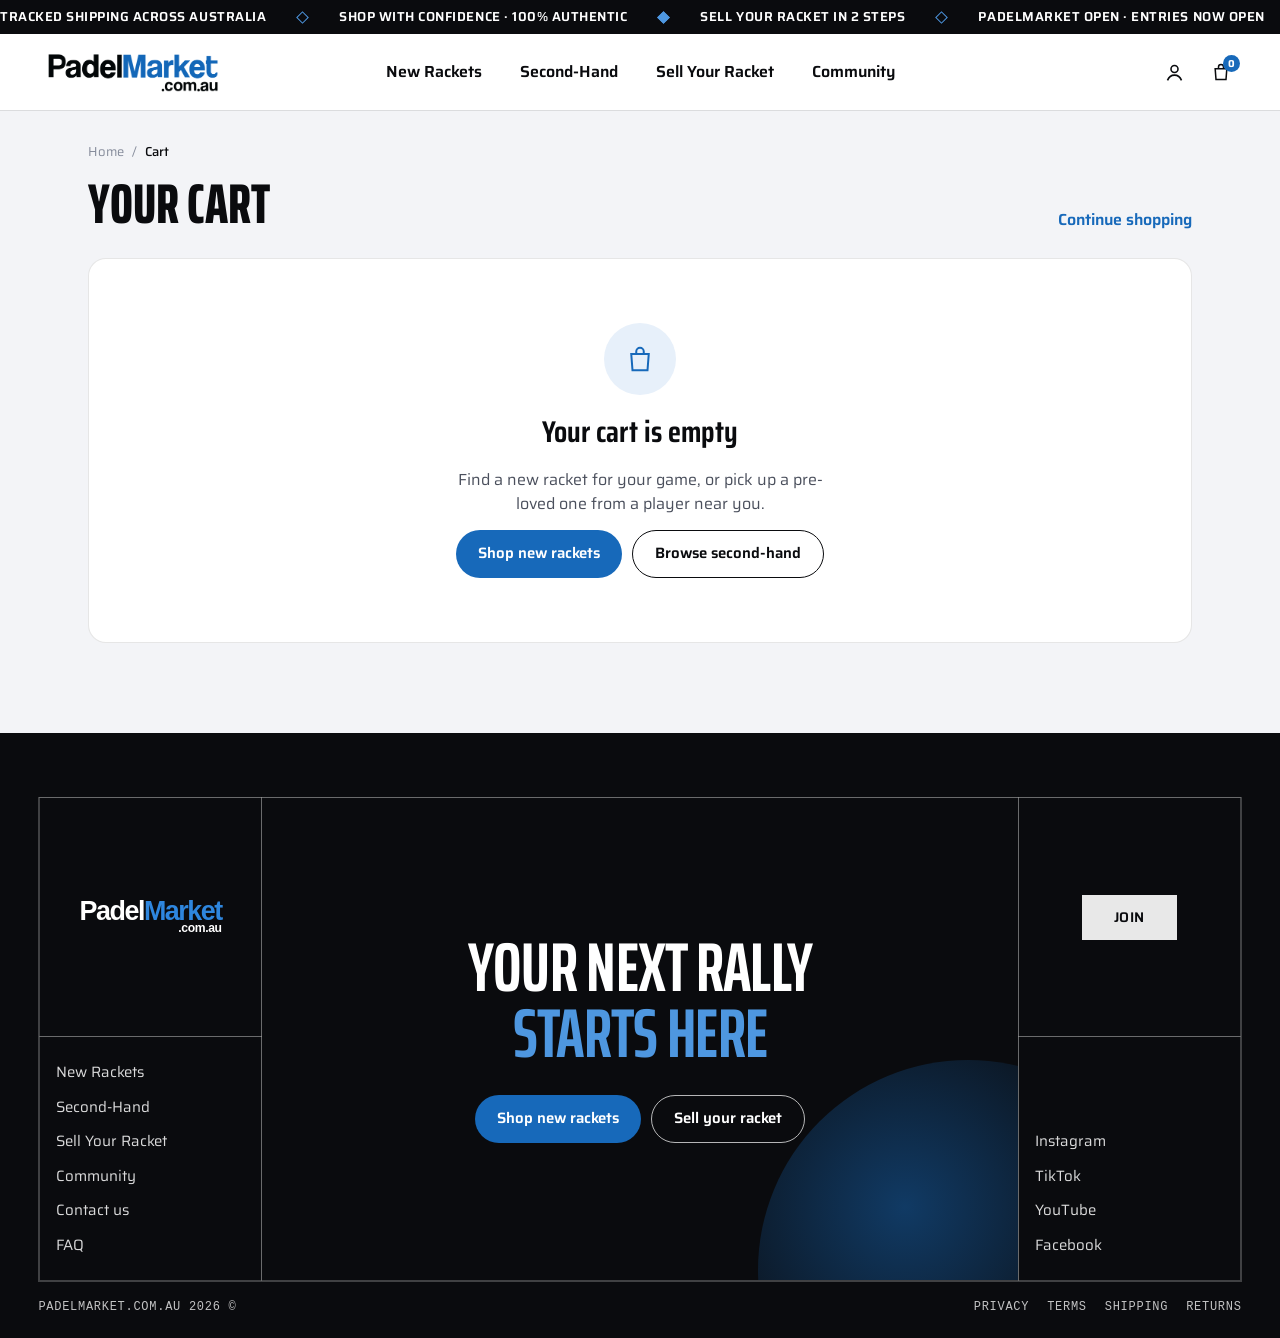
<file: cart.html>
<!doctype html>
<html lang="en-AU">
<head>
<meta charset="utf-8">
<meta name="viewport" content="width=device-width, initial-scale=1">
<title>Your Cart | PadelMarket</title>
<link rel="stylesheet" href="assets/fonts/saira.css">
<link rel="stylesheet" href="assets/common.css">
<style>
body{background:var(--grey)}
.cart-wrap{max-width:1180px;margin:0 auto;padding:32px var(--g) 90px}
.cart-head{display:flex;justify-content:space-between;align-items:flex-end;gap:16px;flex-wrap:wrap;margin:14px 0 26px}
.cart-head h1{font-size:clamp(40px,5vw,56px);line-height:1;font-weight:800;text-transform:uppercase;font-variation-settings:var(--xcond)}
.cart-head a{font-weight:600;color:var(--blue)}
.cart-grid{display:grid;grid-template-columns:minmax(0,1fr) 360px;gap:24px;align-items:start}
.lines{background:#fff;border:1px solid var(--line);border-radius:18px;overflow:hidden}
.lines__hd{display:grid;grid-template-columns:minmax(0,1fr) 140px 110px;gap:16px;padding:14px 22px;font-size:12px;font-weight:600;letter-spacing:.08em;text-transform:uppercase;color:var(--muted);border-bottom:1px solid var(--line)}
.line{display:grid;grid-template-columns:minmax(0,1fr) 140px 110px;gap:16px;align-items:center;padding:18px 22px;border-bottom:1px solid var(--line)}
.line:last-child{border-bottom:0}
.line__item{display:flex;gap:16px;align-items:center;min-width:0}
.line__img{width:92px;height:110px;border-radius:12px;background:var(--grey);overflow:hidden;flex-shrink:0}
.line__img img{width:100%;height:100%;object-fit:cover;object-position:50% 25%}
.line__t{min-width:0}
.line__t small{display:block;font-size:11px;font-weight:700;letter-spacing:.1em;text-transform:uppercase;color:var(--muted)}
.line__t a{display:block;font-size:18px;font-weight:600;line-height:1.2;margin:2px 0 4px}
.line__t a:hover{color:var(--blue)}
.line__t p{font-size:13px;color:var(--ink-2)}
.line__t .unit{font-size:14px;font-weight:600;margin-top:6px}
.rm{font-size:13px;font-weight:600;color:var(--muted);text-decoration:underline;margin-top:6px}
.rm:hover{color:var(--err)}
.qty{display:inline-flex;align-items:center;border:1px solid #d6d9e0;border-radius:10px;overflow:hidden;background:#fff}
.qty button{width:36px;height:40px;display:grid;place-items:center;font-size:18px}
.qty button:hover:not(:disabled){background:var(--grey)}
.qty button:disabled{opacity:.3;cursor:default}
.qty output{min-width:34px;text-align:center;font-weight:600;font-variant-numeric:tabular-nums}
.one{font-size:12px;color:var(--muted)}
.line__total{text-align:right;font-size:18px;font-weight:700;font-variant-numeric:tabular-nums}
.sum{position:sticky;top:130px;background:#fff;border:1px solid var(--line);border-radius:18px;padding:24px;display:grid;gap:14px}
.sum h2{font-size:24px;font-weight:700;font-variation-settings:var(--cond)}
.row{display:flex;justify-content:space-between;gap:12px;font-size:15px}
.row span:last-child{font-variant-numeric:tabular-nums}
.row.muted{color:var(--ink-2)}
.row.total{font-size:20px;font-weight:700;border-top:1px solid var(--line);padding-top:14px}
.sum .note{font-size:12px;color:var(--muted)}
.sum .btn{width:100%;border-radius:10px}
.accept{display:flex;flex-direction:column;gap:8px;align-items:center;border-top:1px solid var(--line);padding-top:14px;font-size:12px;color:var(--muted)}
.payicons{display:inline-flex;gap:6px;align-items:center}
.empty-cart{background:#fff;border:1px solid var(--line);border-radius:18px;padding:64px 24px;text-align:center;display:grid;gap:14px;justify-items:center}
.empty-cart .ic{width:72px;height:72px;border-radius:50%;background:var(--blue-soft);color:var(--blue);display:grid;place-items:center}
.empty-cart h2{font-size:30px;font-weight:700;font-variation-settings:var(--cond)}
.empty-cart p{color:var(--ink-2);max-width:380px}
.empty-cart .btns{display:flex;gap:10px;flex-wrap:wrap;justify-content:center}
@media (max-width:960px){.cart-grid{grid-template-columns:1fr}.sum{position:static}}
@media (max-width:640px){
  .lines__hd{display:none}
  .line{grid-template-columns:1fr auto;grid-template-areas:"item item" "qty total";padding:16px}
  .line__item{grid-area:item}.line__qty{grid-area:qty}.line__total{grid-area:total}
  .line__img{width:80px;height:96px}
}
</style>
</head>
<body class="inner">
<main class="cart-wrap">
  <nav class="crumbs" aria-label="Breadcrumb"><a href="index.html">Home</a><span>/</span><span>Cart</span></nav>
  <div class="cart-head"><h1>Your cart</h1><a href="new-rackets.html">Continue shopping</a></div>
  <div id="cartRoot"></div>
</main>
<div id="pmFooter"></div>

<script src="assets/app.js"></script>
<script>
PM.header();PM.footer();
const {cart,money2,esc}=PM;
const bagIco='<svg width="30" height="30" viewBox="0 0 24 24" fill="none" stroke="currentColor" stroke-width="1.6"><path d="M5 8h14l-1 13H6L5 8Z"/><path d="M9 8V6a3 3 0 0 1 6 0v2"/></svg>';
function render(){
  const lines=cart.lines(),root=$('#cartRoot');
  if(!lines.length){
    root.innerHTML=`<div class="empty-cart"><span class="ic">${bagIco}</span><h2>Your cart is empty</h2><p>Find a new racket for your game, or pick up a pre-loved one from a player near you.</p><div class="btns"><a href="new-rackets.html" class="btn btn-blue">Shop new rackets</a><a href="second-hand.html" class="btn btn-line">Browse second-hand</a></div></div>`;
    return;
  }
  const sub=cart.subtotal(),n=cart.count();
  root.innerHTML=`<div class="cart-grid">
    <section class="lines" aria-label="Cart items">
      <div class="lines__hd"><span>Item</span><span>Quantity</span><span style="text-align:right">Total</span></div>
      ${lines.map(l=>`<div class="line" data-id="${esc(l.id)}" data-type="${l.type}">
        <div class="line__item"><a class="line__img" href="${l.href}">${l.photo?`<img src="${l.photo}" alt="${esc(l.title)}">`:''}</a>
          <div class="line__t"><small>${esc(l.brand)}</small><a href="${l.href}">${esc(l.title)}</a><p>${esc(l.meta)}</p><div class="unit">${money2(l.price)}</div><button class="rm" data-act="rm" type="button">Remove</button></div></div>
        <div class="line__qty">${l.type==='listing'?`<span class="one">One of a kind</span>`:`<div class="qty"><button type="button" data-act="dec" aria-label="Decrease quantity" ${l.qty<=1?'disabled':''}>−</button><output aria-live="polite">${l.qty}</output><button type="button" data-act="inc" aria-label="Increase quantity" ${l.qty>=l.max?'disabled':''}>+</button></div>`}</div>
        <div class="line__total">${money2(l.price*l.qty)}</div>
      </div>`).join('')}
    </section>
    <aside class="sum">
      <h2>Order summary</h2>
      <div class="row muted"><span>Subtotal · ${n} item${n>1?'s':''}</span><span>${money2(sub)}</span></div>
      <div class="row muted"><span>Shipping</span><span>Calculated at checkout</span></div>
      <div class="row total"><span>Estimated total</span><span>${money2(sub)}</span></div>
      <p class="note">Prices in AUD and include GST.</p>
      <a href="checkout.html" class="btn btn-blue">Checkout</a>
      <div class="accept"><span>We accept</span>${PM.payIcons(26)}</div>
    </aside>
  </div>`;
}
$('#cartRoot').addEventListener('click',e=>{
  const b=e.target.closest('[data-act]');if(!b)return;
  const line=b.closest('.line'),id=line.dataset.id,type=line.dataset.type;
  const cur=cart.items().find(i=>i.id===id&&i.type===type);
  if(b.dataset.act==='rm'){cart.remove(id,type);PM.toast('Removed from your cart')}
  else if(cur)cart.setQty(id,type,cur.qty+(b.dataset.act==='inc'?1:-1));
  render();
});
render();
</script>
</body>
</html>
</file>
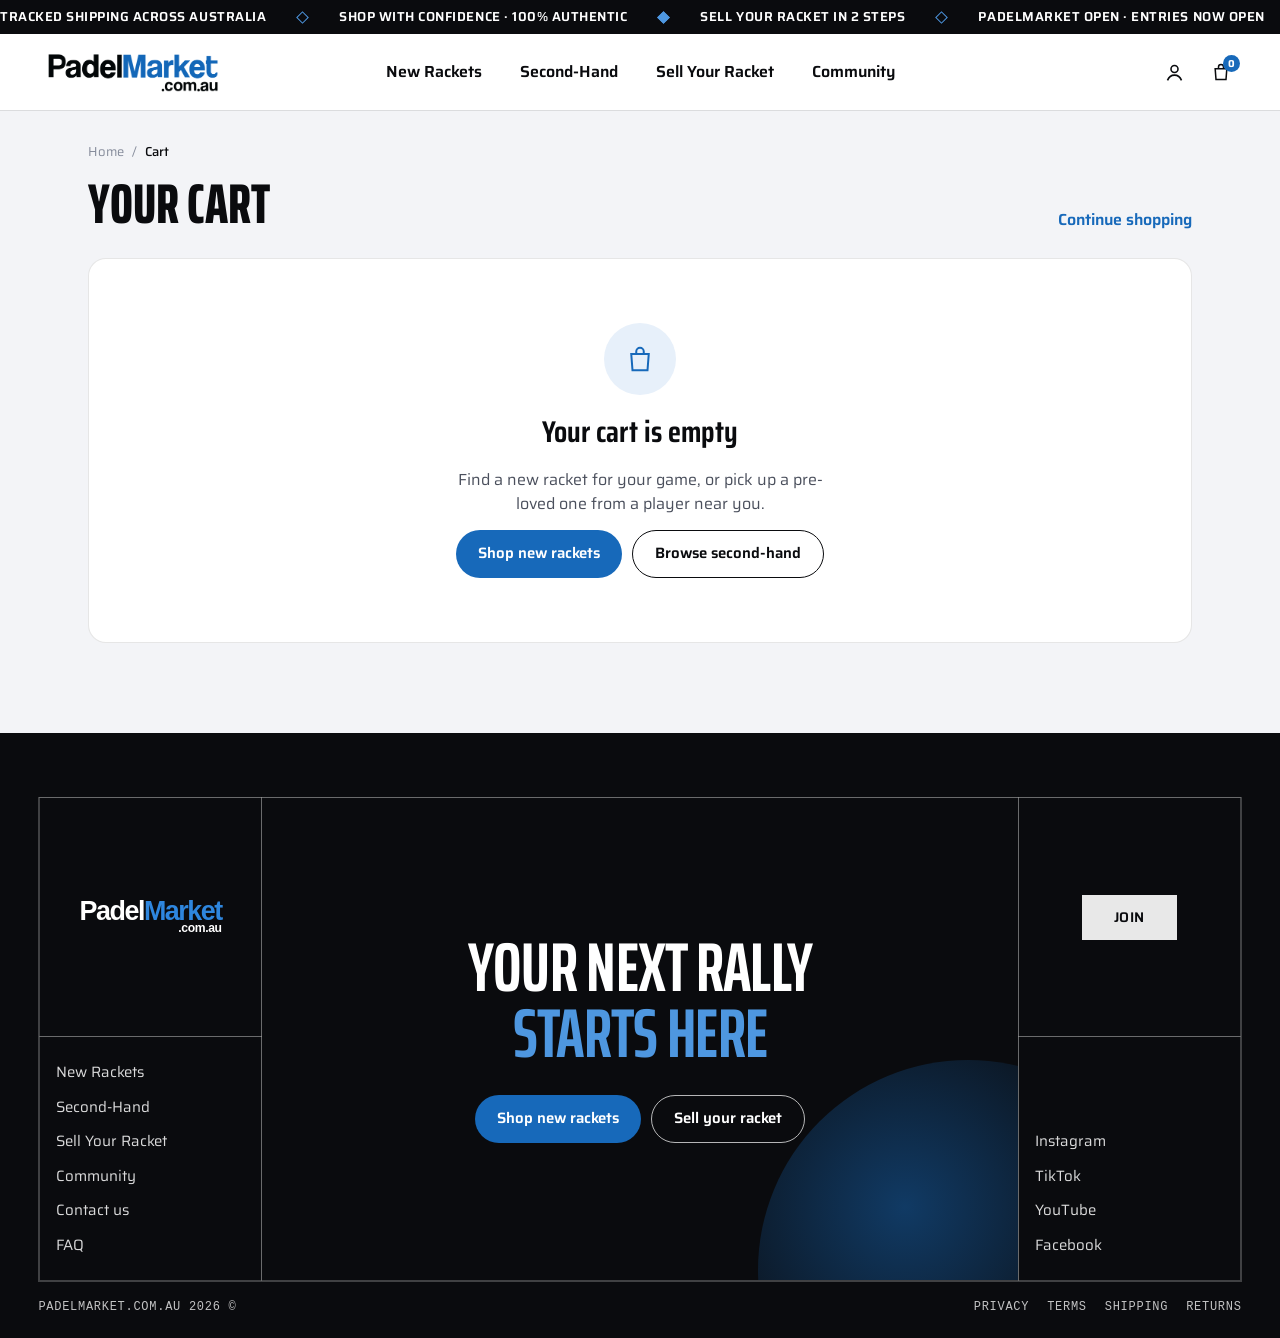
<file: checkout.html>
<!doctype html>
<html lang="en-AU">
<head>
<meta charset="utf-8">
<meta name="viewport" content="width=device-width, initial-scale=1">
<title>Checkout | PadelMarket</title>
<script>try{var c=JSON.parse(localStorage.getItem('pm_cart')||'[]');if(!c.length&&!location.hash)location.replace('cart.html')}catch(e){}</script>
<link rel="stylesheet" href="assets/fonts/saira.css">
<link rel="stylesheet" href="assets/common.css">
<style>
body{background:var(--grey)}
.co-wrap{max-width:1180px;margin:0 auto;padding:32px var(--g) 90px}
.co-head{margin:14px 0 26px}
.co-head h1{font-size:clamp(40px,5vw,56px);line-height:1;font-weight:800;text-transform:uppercase;font-variation-settings:var(--xcond)}
.co-grid{display:grid;grid-template-columns:minmax(0,1fr) 400px;gap:24px;align-items:start}
.panel{background:#fff;border:1px solid var(--line);border-radius:18px;padding:clamp(20px,3vw,30px);display:grid;gap:18px}
.panel+.panel{margin-top:16px}
.panel h2{font-size:22px;font-weight:700;font-variation-settings:var(--cond);display:flex;align-items:center;gap:12px}
.panel h2 b{width:28px;height:28px;border-radius:50%;background:var(--ink);color:#fff;font-size:14px;display:grid;place-items:center;font-variation-settings:normal}
.g2{display:grid;grid-template-columns:1fr 1fr;gap:14px}
.g3{display:grid;grid-template-columns:1.4fr 1fr 1fr;gap:14px}
.opt{display:flex;align-items:center;gap:14px;border:1px solid #d6d9e0;border-radius:12px;padding:14px 16px;cursor:pointer;transition:border-color .2s,background .2s}
.opt:hover{border-color:var(--blue)}
.opt input{width:18px;height:18px;accent-color:var(--blue);flex-shrink:0}
.opt .t{flex:1;min-width:0}
.opt .t b{display:block;font-weight:600}
.opt .t small{color:var(--muted);font-size:13px}
.opt .p{font-weight:600;font-variant-numeric:tabular-nums}
.opt:has(input:checked){border-color:var(--blue);background:var(--blue-soft)}
.paybox{border:1px solid #d6d9e0;border-radius:12px;overflow:hidden}
.paybox .opt{border:0;border-radius:0}
.paybox .opt+.opt,.paybox .opt+.pay-detail+.opt{border-top:1px solid #d6d9e0}
.pay-detail{padding:16px;background:var(--grey);display:grid;gap:14px;border-top:1px solid #d6d9e0}
.pay-detail[hidden]{display:none}
.payicons{display:inline-flex;gap:6px;align-items:center}
.cardnum{position:relative}
.cardnum .brand{position:absolute;right:12px;top:50%;transform:translateY(-50%);display:flex}
.proto{font-size:12px;color:var(--ink-2);background:#fff;border:1px dashed #c9cfda;border-radius:8px;padding:8px 10px}
.pp-note{font-size:14px;color:var(--ink-2);display:flex;gap:12px;align-items:center}
.check{display:flex;gap:10px;align-items:center;font-size:14px;cursor:pointer}
.check input{width:18px;height:18px;accent-color:var(--blue)}
.paybtn{height:56px;border-radius:12px;background:var(--blue);color:#fff;font-weight:600;font-size:17px;width:100%;transition:background .2s}
.paybtn:hover{background:var(--blue-h)}
.paybtn.pp{background:#FFC439;color:#0A0B0E}
.paybtn.pp:hover{background:#f2b52a}
.secure{display:flex;gap:8px;align-items:center;justify-content:center;font-size:13px;color:var(--muted)}
/* summary */
.sum{position:sticky;top:130px;background:#fff;border:1px solid var(--line);border-radius:18px;padding:24px;display:grid;gap:14px}
.sum h2{font-size:22px;font-weight:700;font-variation-settings:var(--cond)}
.it{display:grid;grid-template-columns:64px minmax(0,1fr) auto;gap:12px;align-items:center}
.it .im{position:relative;width:64px;height:76px;border-radius:10px;background:var(--grey);overflow:visible}
.it .im img{width:100%;height:100%;object-fit:cover;object-position:50% 25%;border-radius:10px}
.it .im b{position:absolute;top:-8px;right:-8px;min-width:22px;height:22px;border-radius:11px;background:var(--ink);color:#fff;font-size:12px;display:grid;place-items:center;padding:0 6px}
.it .tt{min-width:0}
.it .tt b{display:block;font-weight:600;font-size:15px;line-height:1.2}
.it .tt small{color:var(--muted);font-size:12px}
.it .pr{font-weight:600;font-variant-numeric:tabular-nums}
.code{display:grid;grid-template-columns:1fr auto;gap:8px}
.code input{height:44px;border:1px solid #d6d9e0;border-radius:10px;padding:0 12px}
.code button{height:44px;padding:0 16px;border-radius:10px;border:1.5px solid var(--ink);font-weight:600}
.code-msg{font-size:12px;color:var(--err);margin-top:-6px}
.row{display:flex;justify-content:space-between;gap:12px;font-size:15px;color:var(--ink-2)}
.row span:last-child{font-variant-numeric:tabular-nums}
.row.total{font-size:21px;font-weight:700;color:var(--ink);border-top:1px solid var(--line);padding-top:14px}
.gst{font-size:12px;color:var(--muted);text-align:right;margin-top:-8px}
/* confirmation */
.done{max-width:720px;margin:0 auto;background:#fff;border:1px solid var(--line);border-radius:22px;padding:clamp(28px,5vw,48px);display:grid;gap:18px;text-align:center;justify-items:center}
.done .tick{width:72px;height:72px;border-radius:50%;background:var(--blue);color:#fff;display:grid;place-items:center}
.done h1{font-size:clamp(36px,5vw,52px);line-height:1;font-weight:800;text-transform:uppercase;font-variation-settings:var(--xcond)}
.done p{color:var(--ink-2);max-width:480px}
.done .meta{display:grid;grid-template-columns:repeat(3,1fr);gap:10px;width:100%;text-align:left}
.done .meta div{background:var(--grey);border-radius:12px;padding:12px 14px}
.done .meta span{display:block;font-size:12px;color:var(--muted)}
.done .meta b{font-size:15px}
.done .btns{display:flex;gap:10px;flex-wrap:wrap;justify-content:center}
@media (max-width:960px){.co-grid{grid-template-columns:1fr}.sum{position:static;order:-1}}
@media (max-width:600px){.g2,.g3{grid-template-columns:1fr}.done .meta{grid-template-columns:1fr}}
</style>
</head>
<body class="inner">
<main class="co-wrap" id="root">
  <nav class="crumbs" aria-label="Breadcrumb"><a href="cart.html">Cart</a><span>/</span><span>Checkout</span></nav>
  <div class="co-head"><h1>Checkout</h1></div>
  <div class="co-grid">
    <form id="coForm" novalidate>
      <section class="panel">
        <h2><b>1</b>Contact</h2>
        <label class="fld" data-f="email"><span>Email</span><input id="email" type="email" autocomplete="email" placeholder="you@example.com"><span class="msg">Enter a valid email so we can send your receipt.</span></label>
        <label class="check"><input type="checkbox" id="news" checked> Email me about new rackets and offers</label>
      </section>

      <section class="panel">
        <h2><b>2</b>Delivery</h2>
        <label class="fld"><span>Country</span><select id="country" disabled><option>Australia</option></select></label>
        <div class="g2">
          <label class="fld" data-f="first"><span>First name</span><input id="first" autocomplete="given-name"><span class="msg">Enter your first name.</span></label>
          <label class="fld" data-f="last"><span>Last name</span><input id="last" autocomplete="family-name"><span class="msg">Enter your last name.</span></label>
        </div>
        <label class="fld" data-f="address"><span>Street address</span><input id="address" autocomplete="address-line1" placeholder="12 Example Street"><span class="msg">Enter your street address.</span></label>
        <label class="fld"><span>Apartment, unit or suite (optional)</span><input id="address2" autocomplete="address-line2"></label>
        <div class="g3">
          <label class="fld" data-f="suburb"><span>Suburb</span><input id="suburb" autocomplete="address-level2"><span class="msg">Enter your suburb.</span></label>
          <label class="fld" data-f="state"><span>State</span><select id="state" autocomplete="address-level1"><option value="">Select</option><option>ACT</option><option>NSW</option><option>NT</option><option>QLD</option><option>SA</option><option>TAS</option><option>VIC</option><option>WA</option></select><span class="msg">Choose a state.</span></label>
          <label class="fld" data-f="postcode"><span>Postcode</span><input id="postcode" inputmode="numeric" maxlength="4" autocomplete="postal-code"><span class="msg">Use a 4 digit postcode.</span></label>
        </div>
      </section>

      <section class="panel">
        <h2><b>3</b>Shipping method</h2>
        <div id="shipOpts" style="display:grid;gap:10px"></div>
      </section>

      <section class="panel">
        <h2><b>4</b>Payment</h2>
        <p style="font-size:14px;color:var(--ink-2);margin-top:-8px">All transactions are secure and encrypted.</p>
        <div class="paybox">
          <label class="opt"><input type="radio" name="pay" value="card" checked><span class="t"><b>Credit or debit card</b><small>Visa or Mastercard</small></span><span id="cardIcons"></span></label>
          <div class="pay-detail" id="cardBox">
            <label class="fld" data-f="cnum"><span>Card number</span><span class="cardnum"><input id="cnum" inputmode="numeric" autocomplete="cc-number" placeholder="1234 1234 1234 1234" maxlength="19"><span class="brand" id="cbrand"></span></span><span class="msg" id="cnumMsg">Enter a valid Visa or Mastercard number.</span></label>
            <div class="g2">
              <label class="fld" data-f="cexp"><span>Expiry (MM/YY)</span><input id="cexp" inputmode="numeric" autocomplete="cc-exp" placeholder="MM/YY" maxlength="5"><span class="msg">Enter a future expiry date.</span></label>
              <label class="fld" data-f="ccvc"><span>Security code</span><input id="ccvc" inputmode="numeric" autocomplete="cc-csc" placeholder="CVC" maxlength="4"><span class="msg">Enter the 3 or 4 digit code.</span></label>
            </div>
            <label class="fld" data-f="cname"><span>Name on card</span><input id="cname" autocomplete="cc-name"><span class="msg">Enter the name shown on the card.</span></label>
            <p class="proto">Prototype checkout. Please don't enter real card details. Nothing is sent or stored.</p>
          </div>
          <label class="opt"><input type="radio" name="pay" value="paypal"><span class="t"><b>PayPal</b><small>Pay with your PayPal account</small></span><span id="ppIcon"></span></label>
          <div class="pay-detail" id="ppBox" hidden><p class="pp-note">After you select Continue to PayPal, you'll log in to PayPal to confirm the payment and then return here.</p></div>
        </div>
        <label class="check"><input type="checkbox" id="billSame" checked> Billing address is the same as delivery</label>
        <button class="paybtn" id="payBtn" type="submit">Pay now</button>
        <div class="secure"><svg width="14" height="14" viewBox="0 0 24 24" fill="none" stroke="currentColor" stroke-width="2"><rect x="4" y="11" width="16" height="10" rx="2"/><path d="M8 11V7a4 4 0 0 1 8 0v4"/></svg>Secure checkout · prices in AUD, GST included</div>
      </section>
    </form>

    <aside class="sum" aria-label="Order summary">
      <h2>Order summary</h2>
      <div id="items" style="display:grid;gap:14px"></div>
      <div class="code"><input id="code" placeholder="Discount code" aria-label="Discount code"><button type="button" id="applyCode">Apply</button></div>
      <div class="code-msg" id="codeMsg"></div>
      <div class="row"><span>Subtotal</span><span id="sSub"></span></div>
      <div class="row"><span>Shipping</span><span id="sShip"></span></div>
      <div class="row total"><span>Total</span><span id="sTotal"></span></div>
      <div class="gst" id="sGst"></div>
    </aside>
  </div>
</main>
<div id="pmFooter"></div>

<script src="assets/app.js"></script>
<script>
PM.header();PM.footer();
const {cart,money2,esc,SHIPPING}=PM;
const lines=cart.lines();
if(!lines.length)location.replace('cart.html');
const u=PM.auth.user();if(u)$('#email').value=u.email;
$('#cardIcons').innerHTML=PM.payIcons(22).replace(/<svg[^>]*aria-label="PayPal"[\s\S]*?<\/svg>/,'');
$('#ppIcon').innerHTML=PM.payIcons(22).replace(/<svg[^>]*aria-label="Visa"[\s\S]*?<\/svg>\s*<svg[^>]*aria-label="Mastercard"[\s\S]*?<\/svg>/,'');

/* summary */
$('#items').innerHTML=lines.map(l=>`<div class="it"><span class="im">${l.photo?`<img src="${l.photo}" alt="">`:''}<b>${l.qty}</b></span><span class="tt"><b>${esc(l.title)}</b><small>${esc(l.type==='listing'?'Pre-loved':'New')}</small></span><span class="pr">${money2(l.price*l.qty)}</span></div>`).join('');
$('#shipOpts').innerHTML=SHIPPING.map((o,i)=>`<label class="opt"><input type="radio" name="ship" value="${o.id}" ${i?'':'checked'}><span class="t"><b>${o.label}</b><small>${o.eta} · tracked</small></span><span class="p">${money2(o.price)}</span></label>`).join('');
const sub=cart.subtotal();
const ship=()=>SHIPPING.find(o=>o.id===($('input[name=ship]:checked')||{}).value)||SHIPPING[0];
function totals(){const s=ship(),t=sub+s.price;$('#sSub').textContent=money2(sub);$('#sShip').textContent=money2(s.price);$('#sTotal').textContent=money2(t);
  $('#sGst').textContent=`Includes ${money2(t/11)} GST`;
  const pp=($('input[name=pay]:checked')||{}).value==='paypal';$('#payBtn').textContent=pp?'Continue to PayPal':`Pay ${money2(t)}`;$('#payBtn').classList.toggle('pp',pp);return t}
totals();
$('#shipOpts').addEventListener('change',totals);
$$('input[name=pay]').forEach(r=>r.addEventListener('change',()=>{const pp=r.value==='paypal'&&r.checked;if(r.checked){$('#cardBox').hidden=r.value!=='card';$('#ppBox').hidden=r.value!=='paypal'}totals()}));
$('#applyCode').onclick=()=>{const v=$('#code').value.trim();$('#codeMsg').textContent=v?'This code isn\'t valid. Check it and try again.':'Enter a discount code.'};

/* card helpers (formatting + checks only, nothing is stored) */
const digits=v=>v.replace(/\D/g,'');
const brandOf=n=>/^4/.test(n)?'visa':/^(5[1-5]|2[2-7])/.test(n)?'mc':'';
const luhn=n=>{let s=0,d=false;for(let i=n.length-1;i>=0;i--){let x=+n[i];if(d){x*=2;if(x>9)x-=9}s+=x;d=!d}return s%10===0};
$('#cnum').addEventListener('input',e=>{const d=digits(e.target.value).slice(0,16);e.target.value=d.replace(/(\d{4})(?=\d)/g,'$1 ');const b=brandOf(d);
  $('#cbrand').innerHTML=b?PM.payIcons(20).match(new RegExp('<svg[^>]*aria-label="'+(b==='visa'?'Visa':'Mastercard')+'"[\\s\\S]*?</svg>'))[0]:''});
$('#cexp').addEventListener('input',e=>{const d=digits(e.target.value).slice(0,4);e.target.value=d.length>2?d.slice(0,2)+'/'+d.slice(2):d});
$('#ccvc').addEventListener('input',e=>{e.target.value=digits(e.target.value).slice(0,4)});
$('#postcode').addEventListener('input',e=>{e.target.value=digits(e.target.value).slice(0,4)});

const val=id=>$('#'+id).value.trim();
const rules={
  email:()=>/^[^\s@]+@[^\s@]+\.[^\s@]+$/.test(val('email')),
  first:()=>!!val('first'),last:()=>!!val('last'),address:()=>!!val('address'),suburb:()=>!!val('suburb'),
  state:()=>!!val('state'),postcode:()=>/^\d{4}$/.test(val('postcode'))
};
const cardRules={
  cnum:()=>{const d=digits(val('cnum'));return d.length===16&&!!brandOf(d)&&luhn(d)},
  cexp:()=>{const m=val('cexp').match(/^(\d{2})\/(\d{2})$/);if(!m)return false;const mm=+m[1],yy=2000+ +m[2];if(mm<1||mm>12)return false;const now=new Date();return yy>now.getFullYear()||(yy===now.getFullYear()&&mm>=now.getMonth()+1)},
  ccvc:()=>/^\d{3,4}$/.test(val('ccvc')),cname:()=>!!val('cname')
};
function check(map){return Object.keys(map).filter(k=>{const ok=map[k]();$(`.fld[data-f="${k}"]`).classList.toggle('bad',!ok);return !ok})}
$('#coForm').addEventListener('input',e=>{const f=e.target.closest('.fld.bad');if(f){const k=f.dataset.f,m=rules[k]||cardRules[k];if(m&&m())f.classList.remove('bad')}});

$('#coForm').onsubmit=e=>{
  e.preventDefault();
  const pay=($('input[name=pay]:checked')||{}).value;
  const bad=[...check(rules),...(pay==='card'?check(cardRules):[])];
  if(bad.length){$(`.fld[data-f="${bad[0]}"]`).scrollIntoView({behavior:'smooth',block:'center'});PM.toast('Check the highlighted fields');return}
  const total=totals(),s=ship(),no='PM'+Math.floor(100000+Math.random()*900000);
  $('#payBtn').disabled=true;$('#payBtn').textContent=pay==='paypal'?'Opening PayPal…':'Processing…';
  setTimeout(()=>{
    cart.clear();
    const name=esc(val('first')),email=esc(val('email'));
    $('#root').innerHTML=`<div class="done" role="status">
      <span class="tick"><svg width="34" height="34" viewBox="0 0 24 24" fill="none" stroke="currentColor" stroke-width="2.6"><path d="m5 12 5 5 9-10"/></svg></span>
      <h1>Thanks, ${name}</h1>
      <p>Your order is confirmed. We've sent a receipt to <b>${email}</b> and we'll email you the tracking details when it ships.</p>
      <div class="meta"><div><span>Order number</span><b>${no}</b></div><div><span>Paid with</span><b>${pay==='paypal'?'PayPal':(brandOf(digits(val('cnum')))==='visa'?'Visa':'Mastercard')+' ending '+digits(val('cnum')).slice(-4)}</b></div><div><span>Total</span><b>${money2(total)}</b></div></div>
      <div class="meta" style="grid-template-columns:1fr 1fr"><div><span>Delivering to</span><b>${esc(val('address'))}, ${esc(val('suburb'))} ${esc(val('state'))} ${esc(val('postcode'))}</b></div><div><span>Shipping</span><b>${s.label} · ${s.eta}</b></div></div>
      <div class="btns"><a href="new-rackets.html" class="btn btn-blue">Continue shopping</a><a href="index.html" class="btn btn-line">Back to home</a></div>
    </div>`;
    scrollTo(0,0);
  },pay==='paypal'?1400:900);
};
</script>
</body>
</html>
</file>
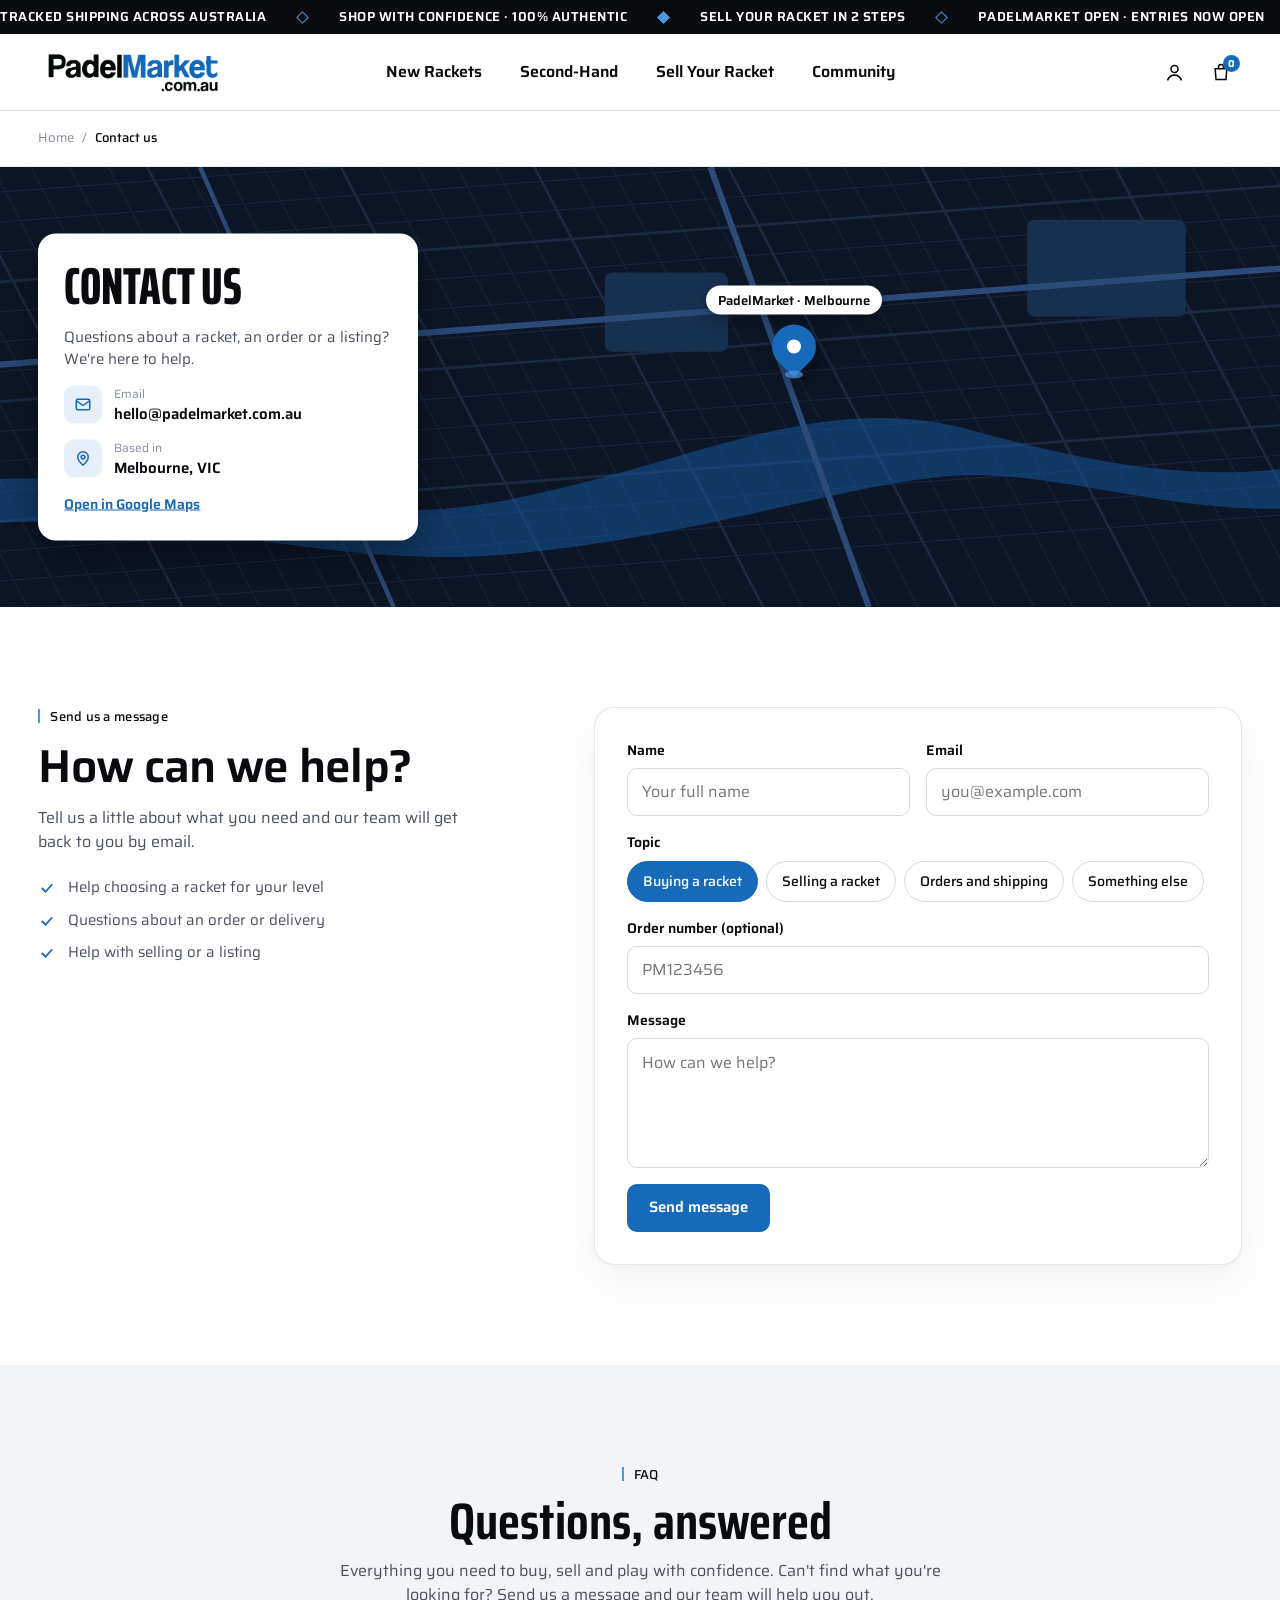
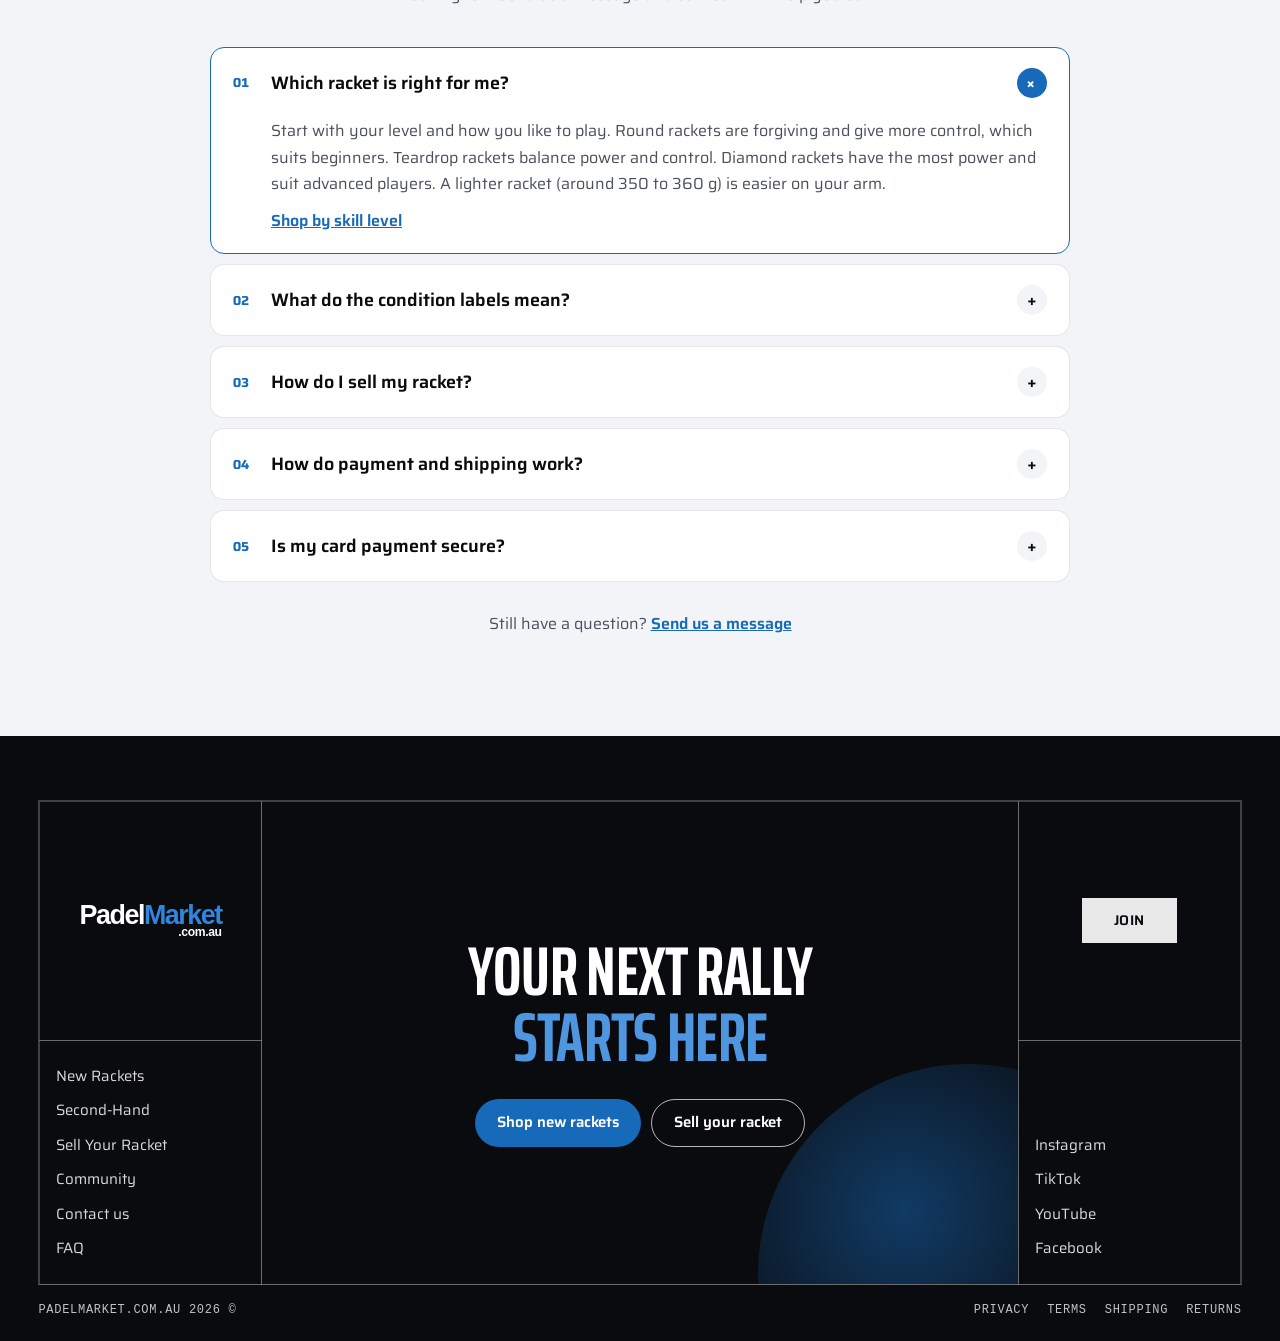
<file: contact.html>
<!doctype html>
<html lang="en-AU">
<head>
<meta charset="utf-8">
<meta name="viewport" content="width=device-width, initial-scale=1">
<title>Contact Us | PadelMarket</title>
<link rel="stylesheet" href="assets/fonts/saira.css">
<link rel="stylesheet" href="assets/common.css">
<style>
/* =========================================================
   CONTACT US · breadcrumb · map banner · form · FAQ
   ========================================================= */
.crumbbar{padding:18px var(--g);border-bottom:1px solid var(--line)}
/* map banner */
.mapban{position:relative;height:clamp(340px,40vw,440px);background:#0d1626;overflow:hidden}
.mapban svg.map{position:absolute;inset:0;width:100%;height:100%}
.pin{position:absolute;left:62%;top:46%;transform:translate(-50%,-100%);display:flex;flex-direction:column;align-items:center;gap:6px;z-index:2}
.pin__dot{width:44px;height:44px;border-radius:50% 50% 50% 0;transform:rotate(-45deg);background:var(--blue);display:grid;place-items:center;box-shadow:0 10px 24px rgba(0,0,0,.45)}
.pin__dot i{width:14px;height:14px;border-radius:50%;background:#fff;transform:rotate(45deg)}
.pin__pulse{position:absolute;left:50%;bottom:-10px;width:18px;height:8px;border-radius:50%;background:rgba(78,151,224,.7);transform:translateX(-50%);animation:pulse 2s ease-out infinite}
@keyframes pulse{0%{box-shadow:0 0 0 0 rgba(78,151,224,.6)}100%{box-shadow:0 0 0 26px rgba(78,151,224,0)}}
.pin__lbl{background:#fff;color:var(--ink);font-size:13px;font-weight:600;padding:5px 12px;border-radius:999px;white-space:nowrap;box-shadow:0 6px 16px rgba(0,0,0,.25);transform:translateY(-4px)}
.mapcard{position:absolute;z-index:3;left:var(--g);top:50%;transform:translateY(-50%);width:min(380px,calc(100% - 2*var(--g)));background:#fff;border-radius:18px;padding:26px;display:grid;gap:14px;box-shadow:0 24px 50px rgba(0,0,0,.35)}
.mapcard h1{font-size:clamp(38px,4.4vw,52px);line-height:1;font-weight:800;text-transform:uppercase;font-variation-settings:var(--xcond)}
.mapcard p{color:var(--ink-2);font-size:15px}
.mapcard .it{display:flex;gap:12px;align-items:center;font-size:15px}
.mapcard .it .ic{width:38px;height:38px;border-radius:10px;background:var(--blue-soft);color:var(--blue);display:grid;place-items:center;flex-shrink:0}
.mapcard .it small{display:block;font-size:12px;color:var(--muted)}
.mapcard .it b{font-weight:600}
.mapcard a.gm{font-size:14px;font-weight:600;color:var(--blue);text-decoration:underline}
/* form */
.cx{display:grid;grid-template-columns:.85fr 1.15fr;gap:clamp(30px,6vw,90px);padding-block:clamp(60px,8vw,100px)}
.cx__intro{display:flex;flex-direction:column;gap:16px}
.cx__intro p{color:var(--ink-2);max-width:420px}
.cx__list{display:grid;gap:10px;margin-top:6px}
.cx__list div{display:flex;gap:12px;align-items:flex-start;font-size:15px;color:var(--ink-2)}
.cx__list svg{color:var(--blue);flex-shrink:0;margin-top:3px}
.cform{background:#fff;border:1px solid var(--line);border-radius:20px;padding:clamp(20px,3vw,32px);display:grid;grid-template-columns:1fr 1fr;gap:16px;box-shadow:0 18px 40px rgba(10,20,50,.06)}
.cform .full{grid-column:1/-1}
.topics{display:flex;gap:8px;flex-wrap:wrap}
.topics label{cursor:pointer}
.topics input{position:absolute;opacity:0;width:1px;height:1px}
.topics span{display:inline-block;padding:9px 15px;border-radius:999px;border:1px solid #d6d9e0;font-size:14px;font-weight:500;transition:.2s}
.topics input:checked+span{background:var(--blue);border-color:var(--blue);color:#fff}
.topics input:focus-visible+span{box-shadow:0 0 0 3px rgba(23,105,186,.25)}
.cform .btn{justify-self:start;border-radius:10px}
.sent{grid-column:1/-1;text-align:center;padding:30px 10px;display:grid;gap:10px;justify-items:center}
.sent .tick{width:60px;height:60px;border-radius:50%;background:var(--blue);color:#fff;display:grid;place-items:center}
.sent h3{font-size:28px;font-weight:700;font-variation-settings:var(--cond)}
.sent p{color:var(--ink-2)}
/* faq */
.faq{background:var(--grey);padding-block:clamp(60px,8vw,100px)}
.faq__head{text-align:center;max-width:640px;margin:0 auto 40px;display:grid;gap:12px;justify-items:center}
.faq__head h2{font-size:clamp(34px,4vw,52px);line-height:1;font-weight:700;font-variation-settings:var(--cond)}
.faq__head p{color:var(--ink-2)}
.faq__list{max-width:860px;margin:0 auto;display:grid;gap:10px}
.qa-item{background:#fff;border:1px solid var(--line);border-radius:14px;overflow:hidden;transition:border-color .2s}
.qa-item.open{border-color:var(--blue)}
.qa-item>button{width:100%;display:flex;align-items:center;gap:16px;padding:20px 22px;text-align:left;font-size:18px;font-weight:600}
.qa-item>button .n{font-size:13px;font-weight:700;color:var(--blue);font-variant-numeric:tabular-nums;min-width:22px}
.qa-item>button i{margin-left:auto;width:30px;height:30px;border-radius:50%;background:var(--grey);display:grid;place-items:center;font-style:normal;flex-shrink:0;transition:transform .25s,background .25s,color .25s}
.qa-item.open>button i{transform:rotate(45deg);background:var(--blue);color:#fff}
.qa-item .ans{display:grid;grid-template-rows:0fr;transition:grid-template-rows .3s}
.qa-item.open .ans{grid-template-rows:1fr}
.qa-item .ans>div{overflow:hidden}
.qa-item .ans p{padding:0 22px 6px 60px;color:var(--ink-2);line-height:1.65}
.qa-item .ans dl{padding:0 22px 6px 60px;display:grid;gap:6px;color:var(--ink-2)}
.qa-item .ans dt{display:inline;font-weight:600;color:var(--ink)}
.qa-item .ans dd{display:inline;margin:0}
.qa-item .next{display:inline-block;margin:6px 22px 20px 60px;font-weight:600;color:var(--blue);text-decoration:underline}
.faq__more{text-align:center;margin-top:30px;color:var(--ink-2)}
.faq__more a{color:var(--blue);font-weight:600;text-decoration:underline}
@media (max-width:900px){
  .cx{grid-template-columns:1fr}
  .mapcard{top:auto;bottom:16px;transform:none}
  .mapban{height:520px}
  .pin{top:28%}
}
@media (max-width:600px){
  .cform{grid-template-columns:1fr}
  .qa-item .ans p,.qa-item .ans dl{padding-left:22px}.qa-item .next{margin-left:22px}
  .qa-item>button{font-size:16px;padding:18px}
}
@media (prefers-reduced-motion:reduce){.pin__pulse{animation:none}}
</style>
</head>
<body class="inner">

<!-- BREADCRUMB -->
<div class="crumbbar"><nav class="crumbs" aria-label="Breadcrumb"><a href="index.html">Home</a><span>/</span><span>Contact us</span></nav></div>

<!-- MAP BANNER -->
<section class="mapban" aria-label="Where we are">
  <svg class="map" id="map" viewBox="0 0 1600 500" preserveAspectRatio="xMidYMid slice" aria-hidden="true"></svg>
  <div class="pin" aria-hidden="true"><span class="pin__lbl">PadelMarket · Melbourne</span><span class="pin__dot"><i></i></span><span class="pin__pulse"></span></div>
  <div class="mapcard">
    <h1>Contact us</h1>
    <p>Questions about a racket, an order or a listing? We're here to help.</p>
    <div class="it"><span class="ic"><svg width="18" height="18" viewBox="0 0 24 24" fill="none" stroke="currentColor" stroke-width="2"><rect x="3" y="5" width="18" height="14" rx="2"/><path d="m3 7 9 6 9-6"/></svg></span><span><small>Email</small><b>hello@padelmarket.com.au</b></span></div>
    <div class="it"><span class="ic"><svg width="18" height="18" viewBox="0 0 24 24" fill="none" stroke="currentColor" stroke-width="2"><path d="M12 21s-7-6-7-11a7 7 0 0 1 14 0c0 5-7 11-7 11Z"/><circle cx="12" cy="10" r="2.5"/></svg></span><span><small>Based in</small><b>Melbourne, VIC</b></span></div>
    <a class="gm" href="https://www.google.com/maps/search/?api=1&query=Melbourne%20VIC" target="_blank" rel="noopener">Open in Google Maps</a>
  </div>
</section>

<!-- CONTACT FORM -->
<section class="cx wrap">
  <div class="cx__intro">
    <span class="eyebrow">Send us a message</span>
    <h2 class="h-l">How can we help?</h2>
    <p>Tell us a little about what you need and our team will get back to you by email.</p>
    <div class="cx__list">
      <div><svg width="18" height="18" viewBox="0 0 24 24" fill="none" stroke="currentColor" stroke-width="2.4"><path d="m5 12 5 5 9-10"/></svg>Help choosing a racket for your level</div>
      <div><svg width="18" height="18" viewBox="0 0 24 24" fill="none" stroke="currentColor" stroke-width="2.4"><path d="m5 12 5 5 9-10"/></svg>Questions about an order or delivery</div>
      <div><svg width="18" height="18" viewBox="0 0 24 24" fill="none" stroke="currentColor" stroke-width="2.4"><path d="m5 12 5 5 9-10"/></svg>Help with selling or a listing</div>
    </div>
  </div>
  <form class="cform" id="ctForm" novalidate>
    <label class="fld" data-f="name"><span>Name</span><input id="cName" autocomplete="name" placeholder="Your full name"><span class="msg">Enter your name.</span></label>
    <label class="fld" data-f="email"><span>Email</span><input id="cEmail" type="email" autocomplete="email" placeholder="you@example.com"><span class="msg">Enter a valid email so we can reply.</span></label>
    <fieldset class="fld full" style="border:0;min-width:0"><legend>Topic</legend>
      <div class="topics" style="margin-top:8px">
        <label><input type="radio" name="topic" value="Buying a racket" checked><span>Buying a racket</span></label>
        <label><input type="radio" name="topic" value="Selling a racket"><span>Selling a racket</span></label>
        <label><input type="radio" name="topic" value="Orders and shipping"><span>Orders and shipping</span></label>
        <label><input type="radio" name="topic" value="Something else"><span>Something else</span></label>
      </div>
    </fieldset>
    <label class="fld full"><span>Order number (optional)</span><input id="cOrder" placeholder="PM123456"></label>
    <label class="fld full" data-f="msg"><span>Message</span><textarea id="cMsg" placeholder="How can we help?"></textarea><span class="msg">Write a short message (at least 10 characters).</span></label>
    <button class="btn btn-blue full">Send message</button>
  </form>
</section>

<!-- FAQ -->
<section class="faq" id="faq">
  <div class="wrap">
    <div class="faq__head"><span class="eyebrow">FAQ</span><h2>Questions, answered</h2><p>Everything you need to buy, sell and play with confidence. Can't find what you're looking for? Send us a message and our team will help you out.</p></div>
    <div class="faq__list" id="faqList"></div>
    <p class="faq__more">Still have a question? <a href="#ctForm">Send us a message</a></p>
  </div>
</section>

<div id="pmFooter"></div>

<script src="assets/app.js"></script>
<script>
PM.header();PM.footer();

/* stylised map (original artwork, replace with a Google Maps embed in production) */
(()=>{
  const m=$('#map');let g='<rect width="1600" height="500" fill="#0d1626"/>';
  for(let i=0;i<40;i++){const x=i*44-200;g+=`<path d="M${x} 0 L${x+260} 500" stroke="#1b2a42" stroke-width="${i%5?1:3}"/>`}
  for(let i=0;i<16;i++){const y=i*34;g+=`<path d="M0 ${y} L1600 ${y-120}" stroke="#1b2a42" stroke-width="${i%4?1:3}"/>`}
  g+='<path d="M0 360 C260 330 420 420 640 380 S1000 250 1180 300 1480 360 1600 330 L1600 380 C1460 410 1300 350 1180 350 S880 420 650 440 280 380 0 410Z" fill="#14579c" opacity=".55"/>';
  g+='<rect x="760" y="120" width="140" height="90" rx="8" fill="#16304f"/><rect x="1240" y="60" width="180" height="110" rx="8" fill="#16304f"/><rect x="260" y="90" width="160" height="80" rx="8" fill="#16304f"/>';
  g+='<path d="M0 230 L1600 110" stroke="#2b4a77" stroke-width="7"/><path d="M880 0 L1060 500" stroke="#2b4a77" stroke-width="7"/><path d="M300 0 L520 500" stroke="#2b4a77" stroke-width="5"/>';
  m.innerHTML=g;
})();

/* FAQ (approved copy) */
const FAQ=[
  ['Which racket is right for me?','<p>Start with your level and how you like to play. Round rackets are forgiving and give more control, which suits beginners. Teardrop rackets balance power and control. Diamond rackets have the most power and suit advanced players. A lighter racket (around 350 to 360 g) is easier on your arm.</p>','new-rackets.html','Shop by skill level'],
  ['What do the condition labels mean?','<dl><div><dt>Like New:</dt> <dd>never or barely used.</dd></div><div><dt>Good:</dt> <dd>light marks, plays like new.</dd></div><div><dt>Fair:</dt> <dd>visible wear, no cracks.</dd></div><div><dt>Well Used:</dt> <dd>heavy wear but still playable.</dd></div></dl>','second-hand.html','Browse second-hand'],
  ['How do I sell my racket?','<p>Create an account, post your racket with photos, price and condition, and your listing goes live straight away.</p>','sell-your-racket.html','Sell your racket'],
  ['How do payment and shipping work?','<p>Pay at checkout with Visa, Mastercard or PayPal, and we ship across Australia with tracking.</p>','new-rackets.html','Shop new rackets'],
  ['Is my card payment secure?','<p>Checkout payments are processed by a secure payment provider, and PadelMarket never stores your full card details.</p>','','']
];
$('#faqList').innerHTML=FAQ.map(([q,a,href,cta],i)=>`<div class="qa-item ${i?'':'open'}"><button type="button" aria-expanded="${!i}"><span class="n">0${i+1}</span>${q}<i aria-hidden="true">+</i></button><div class="ans"><div>${a}${href?`<a class="next" href="${href}">${cta}</a>`:'<span style="display:block;height:14px"></span>'}</div></div></div>`).join('');
$('#faqList').onclick=e=>{const b=e.target.closest('.qa-item>button');if(!b)return;const it=b.parentElement,open=!it.classList.contains('open');
  $$('#faqList .qa-item').forEach(x=>{x.classList.remove('open');x.firstElementChild.setAttribute('aria-expanded','false')});if(open){it.classList.add('open');b.setAttribute('aria-expanded','true')}};

/* contact form (prototype: nothing is sent) */
const u=PM.auth.user();if(u){$('#cName').value=u.name;$('#cEmail').value=u.email}
const rules={name:()=>!!$('#cName').value.trim(),email:()=>/^[^\s@]+@[^\s@]+\.[^\s@]+$/.test($('#cEmail').value.trim()),msg:()=>$('#cMsg').value.trim().length>=10};
$('#ctForm').addEventListener('input',e=>{const f=e.target.closest('.fld.bad');if(f&&rules[f.dataset.f]())f.classList.remove('bad')});
$('#ctForm').onsubmit=e=>{e.preventDefault();
  const bad=Object.keys(rules).filter(k=>{const ok=rules[k]();$(`.fld[data-f="${k}"]`).classList.toggle('bad',!ok);return !ok});
  if(bad.length)return;
  const name=PM.esc($('#cName').value.trim().split(' ')[0]);
  e.target.innerHTML=`<div class="sent" role="status"><span class="tick"><svg width="28" height="28" viewBox="0 0 24 24" fill="none" stroke="currentColor" stroke-width="2.6"><path d="m5 12 5 5 9-10"/></svg></span><h3>Message sent</h3><p>Thanks, ${name}. Our team will reply to you by email.</p></div>`;
};
</script>
</body>
</html>
</file>
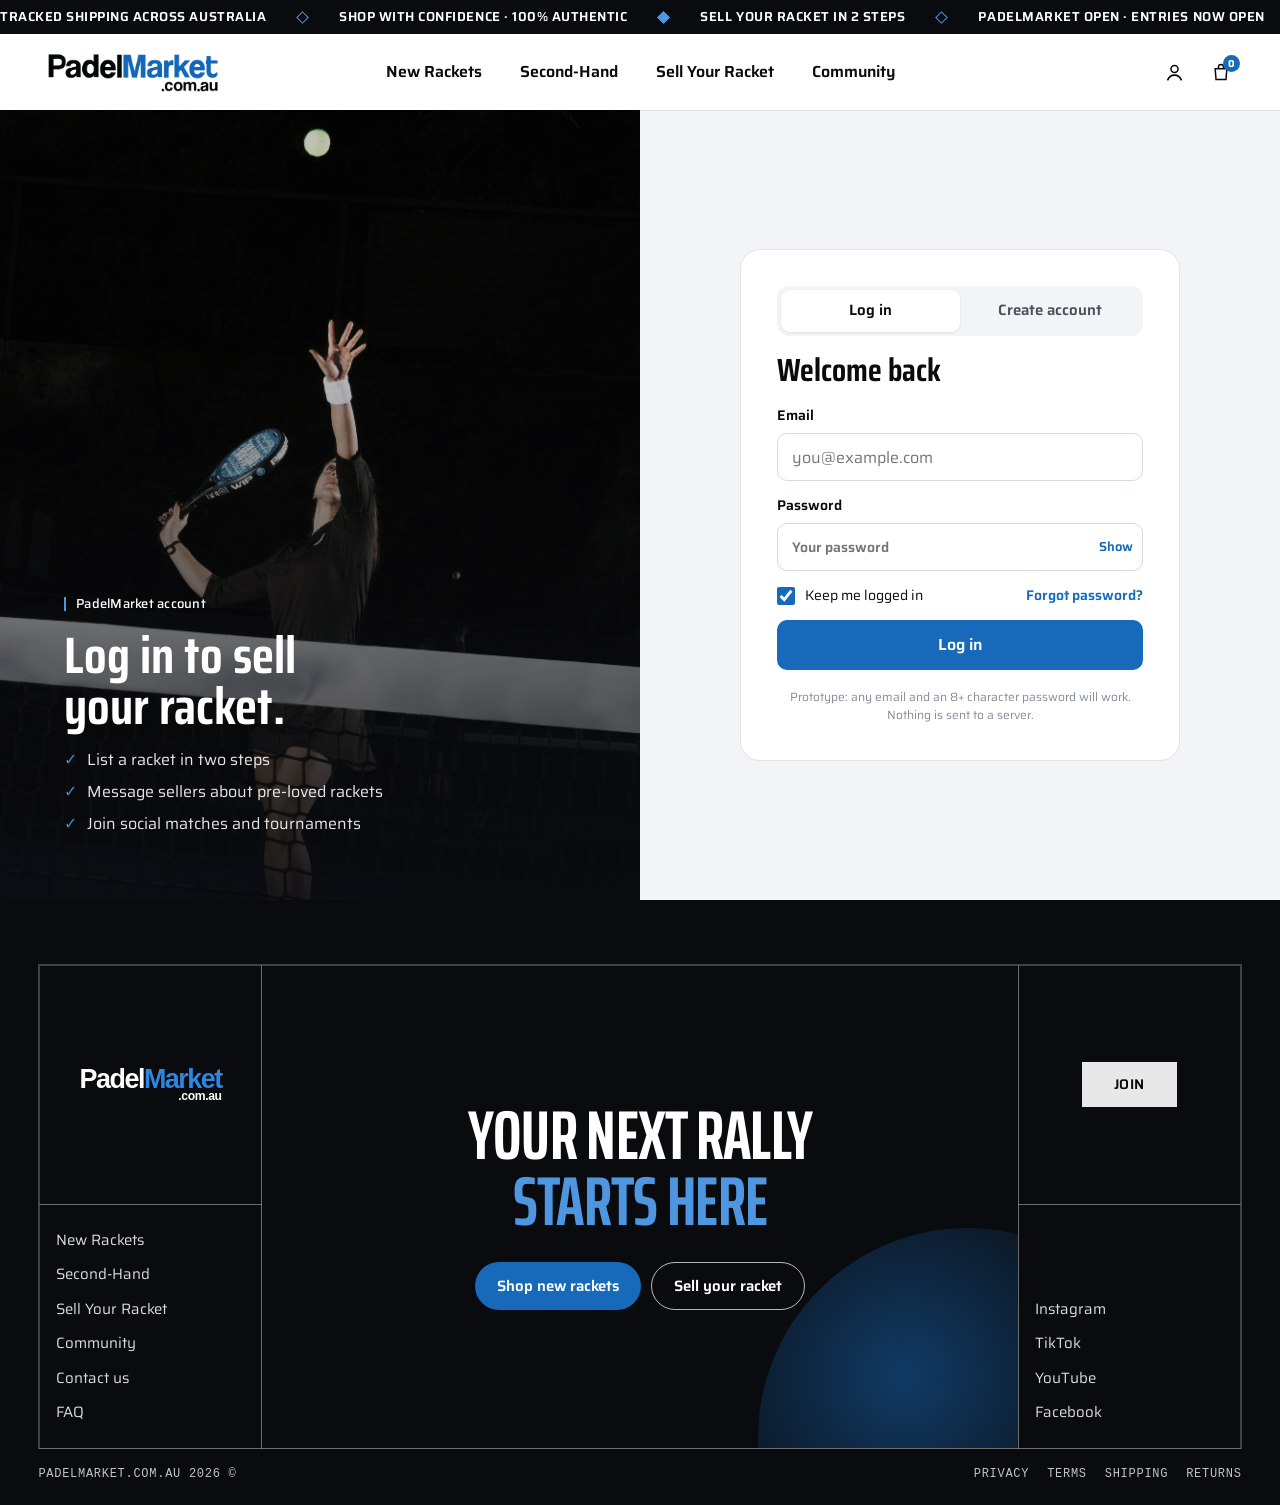
<file: login.html>
<!doctype html>
<html lang="en-AU">
<head>
<meta charset="utf-8">
<meta name="viewport" content="width=device-width, initial-scale=1">
<title>Log in | PadelMarket</title>
<link rel="stylesheet" href="assets/fonts/saira.css">
<link rel="stylesheet" href="assets/common.css">
<style>
body{background:var(--grey)}
.auth{display:grid;grid-template-columns:1fr 1fr;min-height:calc(100vh - var(--nav-h) - var(--ann-h))}
.auth__art{position:relative;color:#fff;display:flex;flex-direction:column;justify-content:flex-end;padding:clamp(28px,5vw,64px);gap:16px;overflow:hidden}
.auth__art .ph{position:absolute;inset:0}
.auth__art::after{content:"";position:absolute;inset:0;background:linear-gradient(0deg,rgba(10,11,14,.92),rgba(10,11,14,.25) 70%)}
.auth__art>*:not(.ph){position:relative;z-index:1}
.auth__art h2{font-size:clamp(36px,4vw,60px);line-height:1;font-weight:700;font-variation-settings:var(--cond)}
.auth__art ul{list-style:none;display:grid;gap:8px;opacity:.9}
.auth__art li::before{content:"✓";color:var(--blue-2);font-weight:700;margin-right:10px}
.auth__form{display:grid;place-items:center;padding:clamp(24px,5vw,64px) var(--g)}
.box{width:min(440px,100%);background:#fff;border:1px solid var(--line);border-radius:20px;padding:clamp(22px,3vw,36px);display:grid;gap:18px}
.reason{display:flex;gap:10px;align-items:center;background:var(--blue-soft);color:var(--blue);border-radius:10px;padding:10px 14px;font-size:14px;font-weight:500}
.tabs{display:grid;grid-template-columns:1fr 1fr;background:var(--grey);border-radius:12px;padding:4px}
.tabs button{height:42px;border-radius:9px;font-weight:600;font-size:15px;color:var(--ink-2)}
.tabs button.on{background:#fff;color:var(--ink);box-shadow:0 1px 3px rgba(0,0,0,.08)}
.box h1{font-size:32px;line-height:1.05;font-weight:700;font-variation-settings:var(--cond)}
.box form{display:grid;gap:14px}
.box .row{display:flex;justify-content:space-between;align-items:center;font-size:14px}
.box .row a{color:var(--blue);font-weight:600}
.box .submit{height:50px;border-radius:10px;background:var(--blue);color:#fff;font-weight:600;font-size:16px}
.box .submit:hover{background:var(--blue-h)}
.note{font-size:12px;color:var(--muted);text-align:center}
.pw{position:relative}.pw input{padding-right:64px}
.pw button{position:absolute;right:10px;top:50%;transform:translateY(-50%);font-size:13px;font-weight:600;color:var(--blue)}
@media (max-width:900px){.auth{grid-template-columns:1fr}.auth__art{min-height:260px}}
</style>
</head>
<body class="inner">
<main class="auth">
  <section class="auth__art on-dark">
    <div class="ph" data-scene="night" data-src="images/player-serve-night.jpg" data-pos="50% 25%"></div>
    <span class="eyebrow">PadelMarket account</span>
    <h2>Log in to sell<br>your racket.</h2>
    <ul><li>List a racket in two steps</li><li>Message sellers about pre-loved rackets</li><li>Join social matches and tournaments</li></ul>
  </section>
  <section class="auth__form">
    <div class="box" id="box"></div>
  </section>
</main>
<div id="pmFooter"></div>

<script src="assets/app.js"></script>
<script>
PM.header();PM.footer();PM.fillPh();
const qs=new URLSearchParams(location.search);
/* only allow redirects to pages on this site */
const raw=qs.get('next')||'index.html';
const next=/^[a-z0-9-]+\.html([?#][^\s]*)?$/i.test(raw)?raw:'index.html';
const reasons={'sell.html':'Please log in to post an ad.'};
const reason=reasons[next.split('?')[0]]||(next.startsWith('product.html')?'Log in to contact the seller.':'');
const u=PM.auth.user();
const box=$('#box');
const pw=(id,ph,ac)=>`<span class="pw"><input id="${id}" type="password" required minlength="8" placeholder="${ph}" autocomplete="${ac}"><button type="button" data-show="${id}">Show</button></span>`;
const field=(label,input,msg)=>`<label class="fld"><span>${label}</span>${input}<span class="msg">${msg}</span></label>`;

function view(mode){
  if(u){box.innerHTML=`<h1>You're logged in</h1><p>Signed in as <b>${PM.esc(u.name)}</b> (${PM.esc(u.email)}).</p><a class="btn btn-blue" href="${next}">Continue</a><button class="btn btn-line" id="lo">Log out</button>`;$('#lo').onclick=()=>{PM.auth.logout();location.reload()};return}
  box.innerHTML=`${reason?`<div class="reason">🔒 ${reason}</div>`:''}
  <div class="tabs" role="tablist"><button type="button" class="${mode==='in'?'on':''}" data-m="in" role="tab" aria-selected="${mode==='in'}">Log in</button><button type="button" class="${mode==='up'?'on':''}" data-m="up" role="tab" aria-selected="${mode==='up'}">Create account</button></div>
  <h1>${mode==='in'?'Welcome back':'Join PadelMarket'}</h1>
  <form id="authForm" novalidate>
    ${mode==='up'?field('Full name','<input id="name" required placeholder="e.g. Sam Taylor" autocomplete="name">','Please enter your name.'):''}
    ${field('Email','<input id="email" type="email" required placeholder="you@example.com" autocomplete="email">','Please enter a valid email.')}
    ${field('Password',pw('pass',mode==='in'?'Your password':'At least 8 characters',mode==='in'?'current-password':'new-password'),'Password must be at least 8 characters.')}
    ${mode==='in'?'<div class="row"><label class="ck"><input type="checkbox" checked> Keep me logged in</label><a href="#">Forgot password?</a></div>':'<label class="ck" style="font-size:14px"><input type="checkbox" id="terms" required> I agree to the Terms and Privacy Policy</label>'}
    <button class="submit">${mode==='in'?'Log in':'Create account'}</button>
  </form>
  <p class="note">Prototype: any email and an 8+ character password will work. Nothing is sent to a server.</p>`;
  $$('.tabs button',box).forEach(b=>b.onclick=()=>view(b.dataset.m));
  $$('[data-show]',box).forEach(b=>b.onclick=()=>{const i=$('#'+b.dataset.show);i.type=i.type==='password'?'text':'password';b.textContent=i.type==='password'?'Show':'Hide'});
  $('#authForm').onsubmit=e=>{
    e.preventDefault();
    const em=$('#email'),pa=$('#pass'),nm=$('#name'),tm=$('#terms');
    const bad=[[em,em.checkValidity()&&em.value.trim()],[pa,pa.value.length>=8],...(nm?[[nm,nm.value.trim()]]:[])];
    bad.forEach(([el,ok])=>el.closest('.fld').classList.toggle('bad',!ok));
    if(tm&&!tm.checked){PM.toast('Please accept the Terms to continue');return}
    if(bad.some(([,ok])=>!ok))return;
    const email=em.value.trim().toLowerCase();
    const name=nm?nm.value.trim():email.split('@')[0].replace(/[._-]+/g,' ').replace(/\b\w/g,c=>c.toUpperCase());
    PM.auth.login({name,email});
    location.href=next;
  };
}
view(qs.get('mode')==='signup'?'up':'in');
</script>
</body>
</html>
</file>
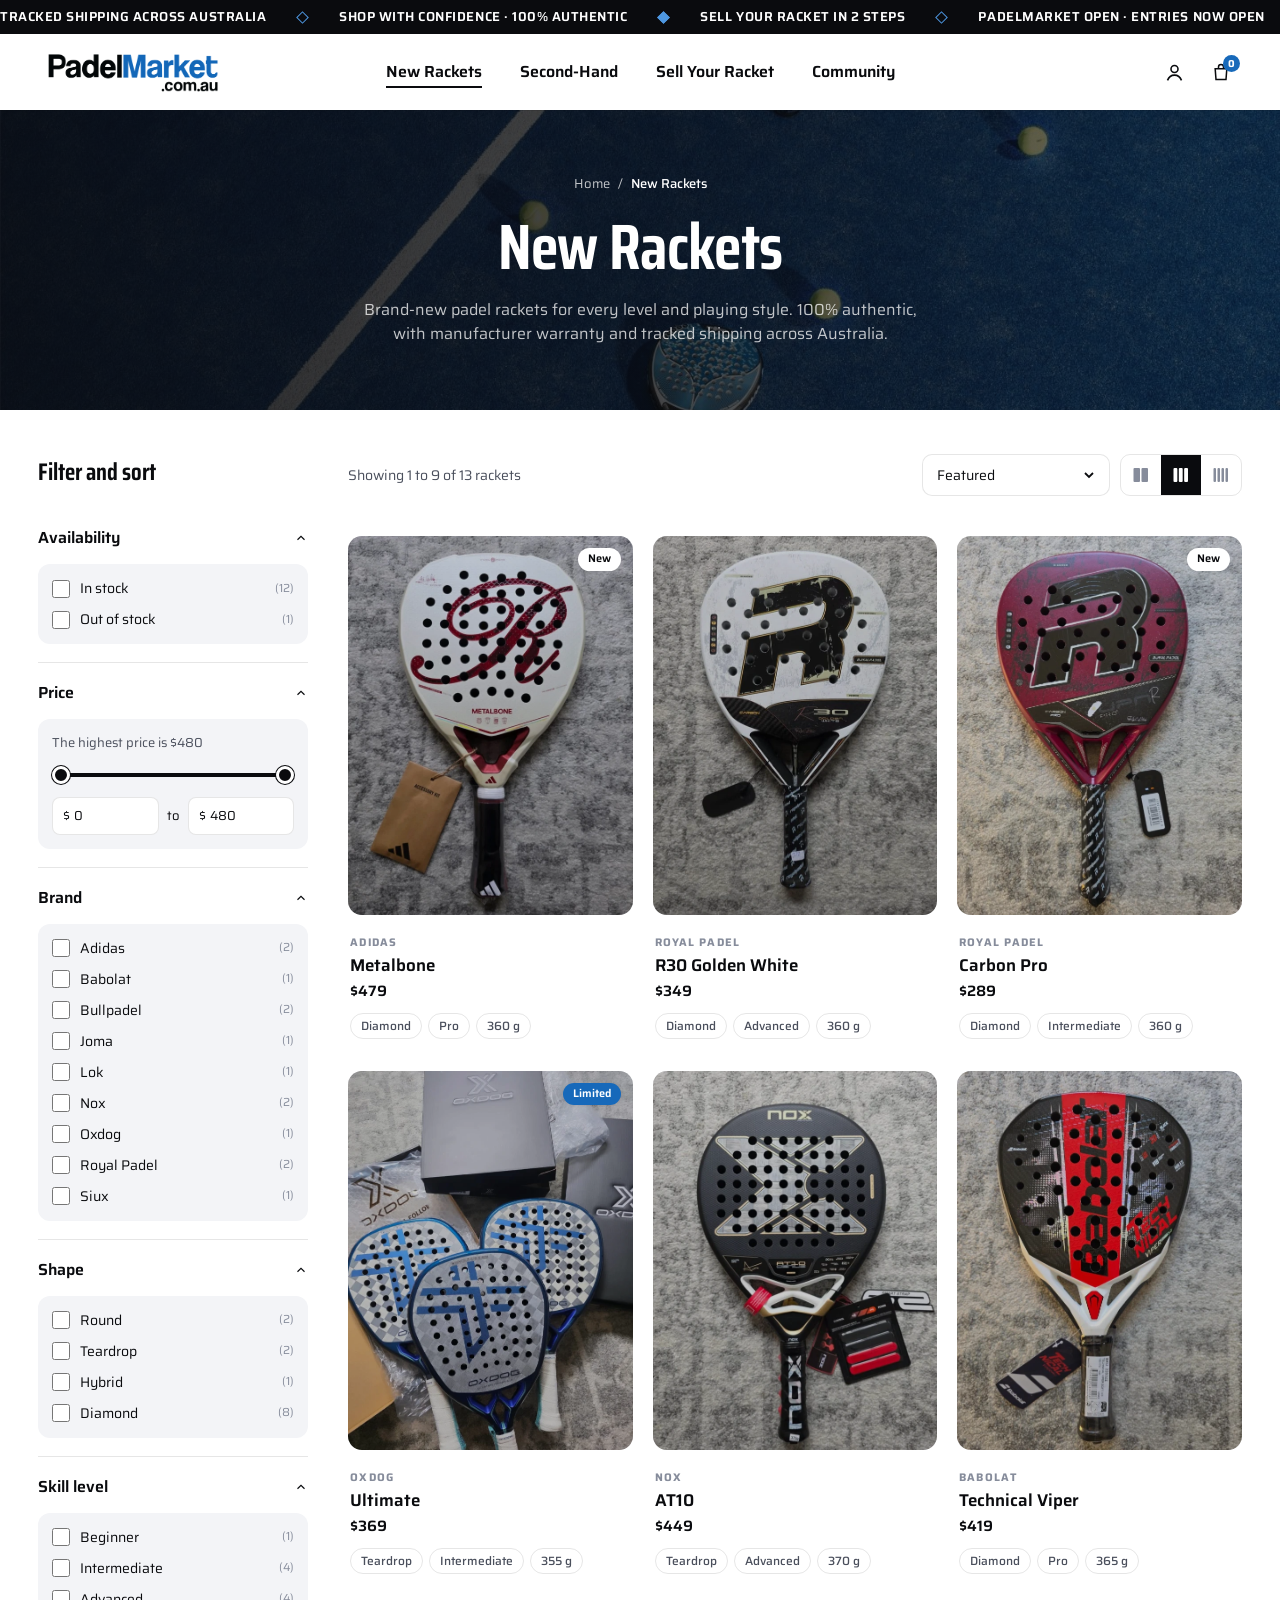
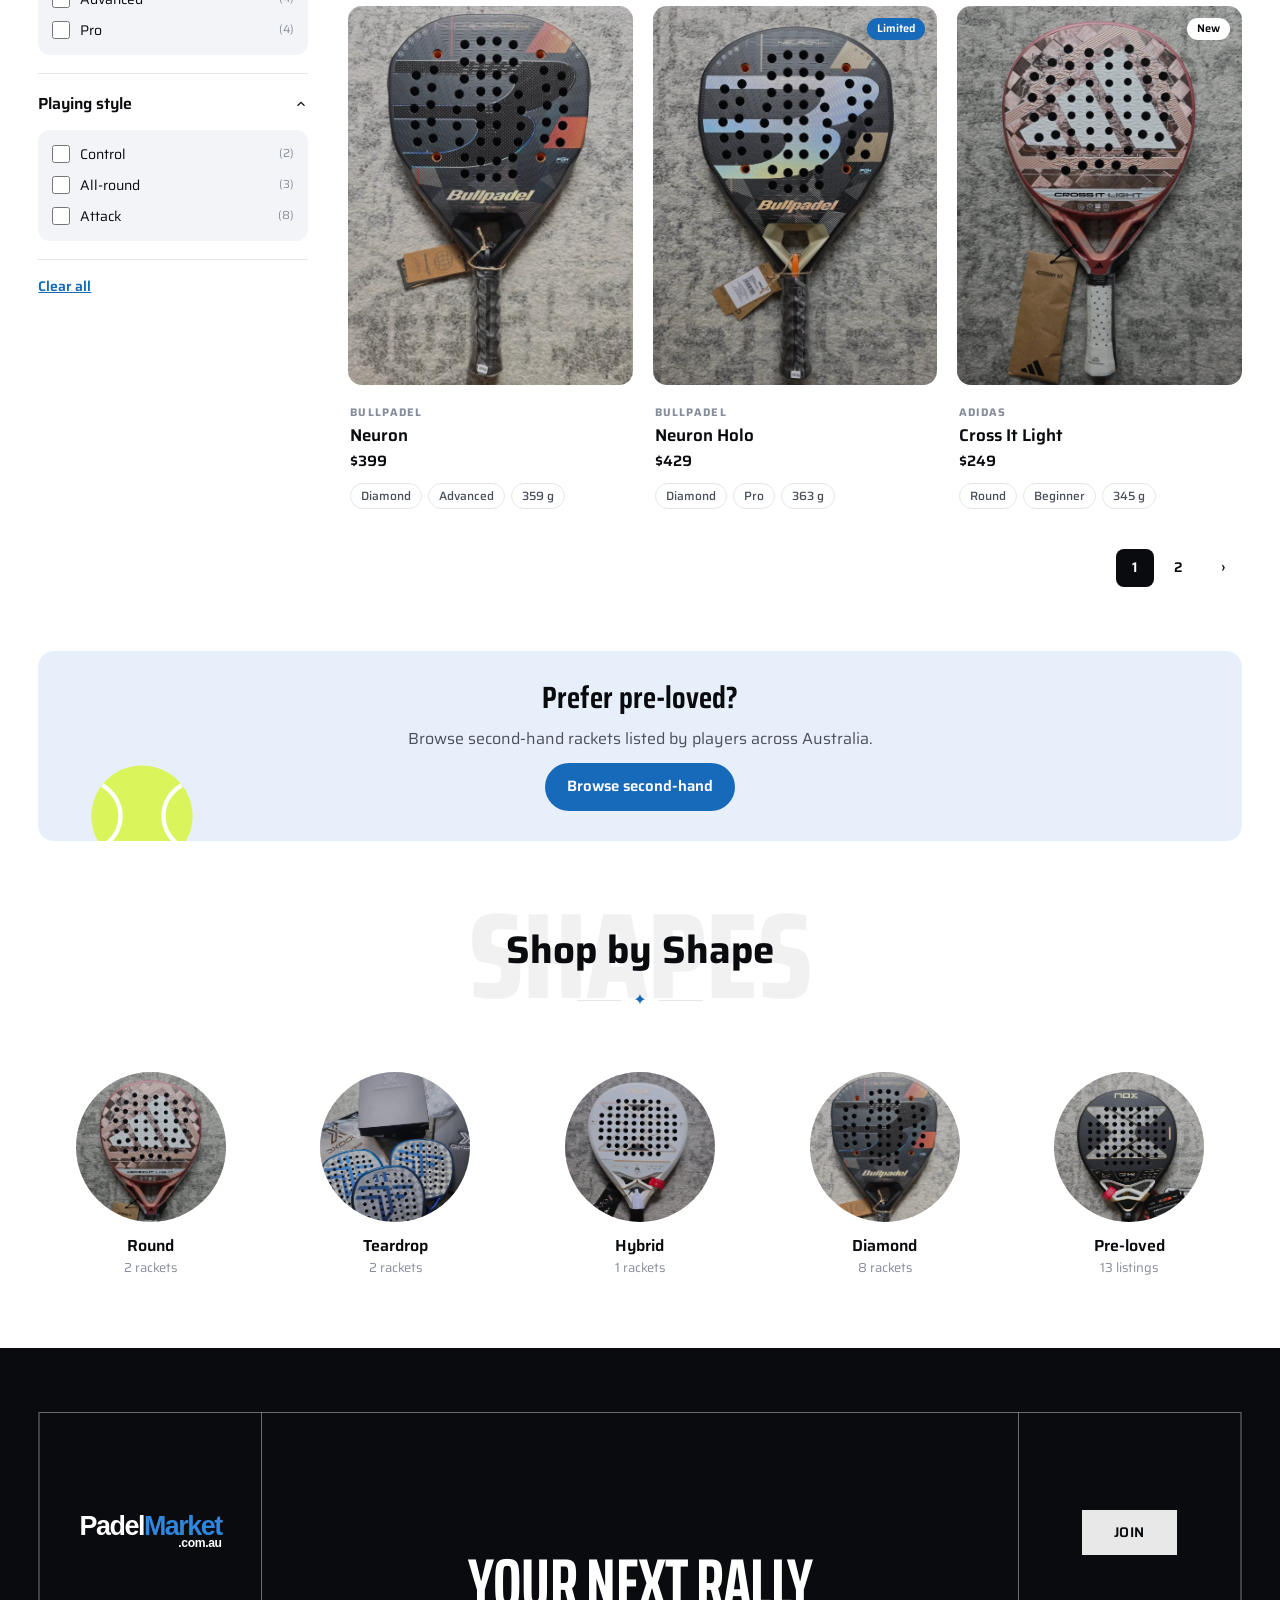
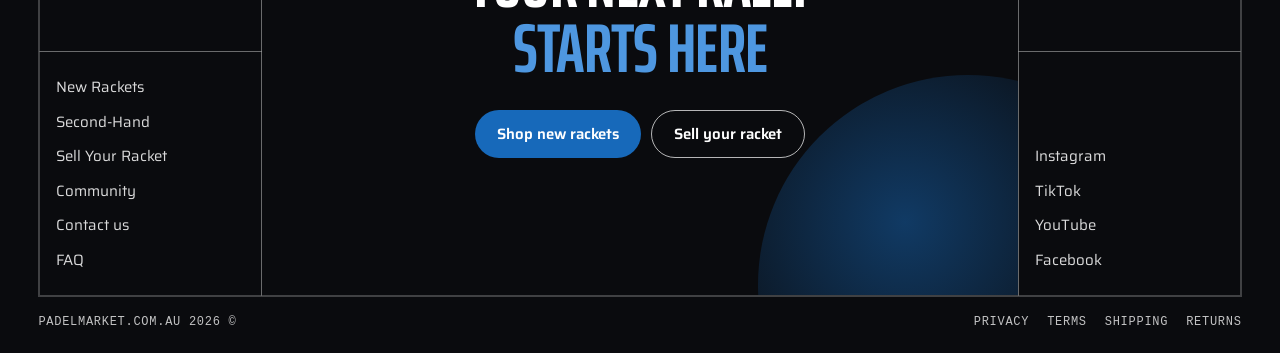
<file: new-rackets.html>
<!doctype html>
<html lang="en-AU">
<head>
<meta charset="utf-8">
<meta name="viewport" content="width=device-width, initial-scale=1">
<title>New Rackets | PadelMarket</title>
<link rel="stylesheet" href="assets/fonts/saira.css">
<link rel="stylesheet" href="assets/common.css">
</head>
<body class="inner">

<!-- BANNER -->
<section class="banner dk on-dark">
  <div class="ph" data-scene="day" data-src="images/rackets-topdown-court.jpg" data-pos="50% 45%"></div>
  <nav class="crumbs" aria-label="Breadcrumb"><a href="index.html">Home</a><span>/</span><span>New Rackets</span></nav>
  <h1>New Rackets</h1>
  <p>Brand-new padel rackets for every level and playing style. 100% authentic, with manufacturer warranty and tracked shipping across Australia.</p>
</section>

<!-- COLLECTION: filters left · grid right -->
<section class="coll wrap">
  <aside class="side" id="side" aria-label="Filters"></aside>
  <div>
    <div class="toolbar">
      <span class="cnt" id="count"></span>
      <div class="r">
        <button class="btn btn-line btn-sm filter-btn" id="openFilters" type="button">Filters</button>
        <label class="sr" for="sort">Sort by</label><select class="sel" id="sort"></select>
        <div class="cols" id="cols" aria-label="Grid columns"></div>
      </div>
    </div>
    <div class="chips" id="chips"></div>
    <div class="grid" id="grid"></div>
    <div class="pager" id="pager"></div>
  </div>
</section>

<!-- CTA STRIP -->
<section class="cta-strip">
  <svg class="deco" style="left:4%;bottom:-30px;width:110px" viewBox="0 0 100 100"><circle cx="50" cy="50" r="46" fill="#D7F54A"/><path d="M14 22c22 14 22 42 0 56M86 22c-22 14-22 42 0 56" fill="none" stroke="#fff" stroke-width="4"/></svg>
  <h3>Prefer pre-loved?</h3>
  <p>Browse second-hand rackets listed by players across Australia.</p>
  <a href="second-hand.html" class="btn btn-blue">Browse second-hand</a>
</section>

<!-- SHOP BY SHAPE -->
<section class="wrap" style="padding-top:80px">
  <div class="sh"><div class="wm">Shapes</div><h2>Shop by Shape</h2><div class="dv">✦</div></div>
  <div class="cats" id="cats"></div>
</section>

<div id="pmFooter"></div>

<script src="assets/app.js"></script>
<script src="assets/collection.js"></script>
<script>
PM.header({active:'new'});
PM.footer();
const {NEW}=PM;
const C=PM.collection({
  items:NEW,noun:'rackets',perPage:9,priceAt:1,
  priceOf:p=>p.price,card:PM.productCard,
  groups:[
    {key:'availability',label:'Availability',get:p=>p.stock?'In stock':'Out of stock',options:['In stock','Out of stock']},
    {key:'brand',label:'Brand',get:p=>p.brand},
    {key:'shape',label:'Shape',get:p=>p.shape,options:['Round','Teardrop','Hybrid','Diamond']},
    {key:'level',label:'Skill level',get:p=>p.level,options:PM.LEVELS},
    {key:'game',label:'Playing style',get:p=>p.game,options:['Control','All-round','Attack']}
  ],
  sorts:{
    featured:{label:'Featured',fn:()=>0},
    newest:{label:'Newest',fn:(a,b)=>new Date(b.added)-new Date(a.added)},
    'price-asc':{label:'Price, low to high',fn:(a,b)=>a.price-b.price},
    'price-desc':{label:'Price, high to low',fn:(a,b)=>b.price-a.price},
    'az':{label:'Alphabetically, A to Z',fn:(a,b)=>(a.brand+a.name).localeCompare(b.brand+b.name)},
    'za':{label:'Alphabetically, Z to A',fn:(a,b)=>(b.brand+b.name).localeCompare(a.brand+a.name)}
  }
});
const shapes=[['Round','adidas-cross-it-light'],['Teardrop','oxdog-ultimate-trio'],['Hybrid','nox-next-gen-white'],['Diamond','bullpadel-neuron-orange']];
$('#cats').innerHTML=shapes.map(([n,img])=>`<button class="cat" data-shape="${n}"><span class="c"><img src="images/rackets/${img}.webp" alt=""></span><span>${n}<small>${NEW.filter(p=>p.shape===n).length} rackets</small></span></button>`).join('')
  +`<a class="cat" href="second-hand.html"><span class="c"><img src="images/rackets/nox-at10.webp" alt=""></span><span>Pre-loved<small>${PM.listings().length} listings</small></span></a>`;
$('#cats').onclick=e=>{const b=e.target.closest('[data-shape]');if(b)C.select('shape',b.dataset.shape)};
PM.fillPh();
</script>
</body>
</html>
</file>
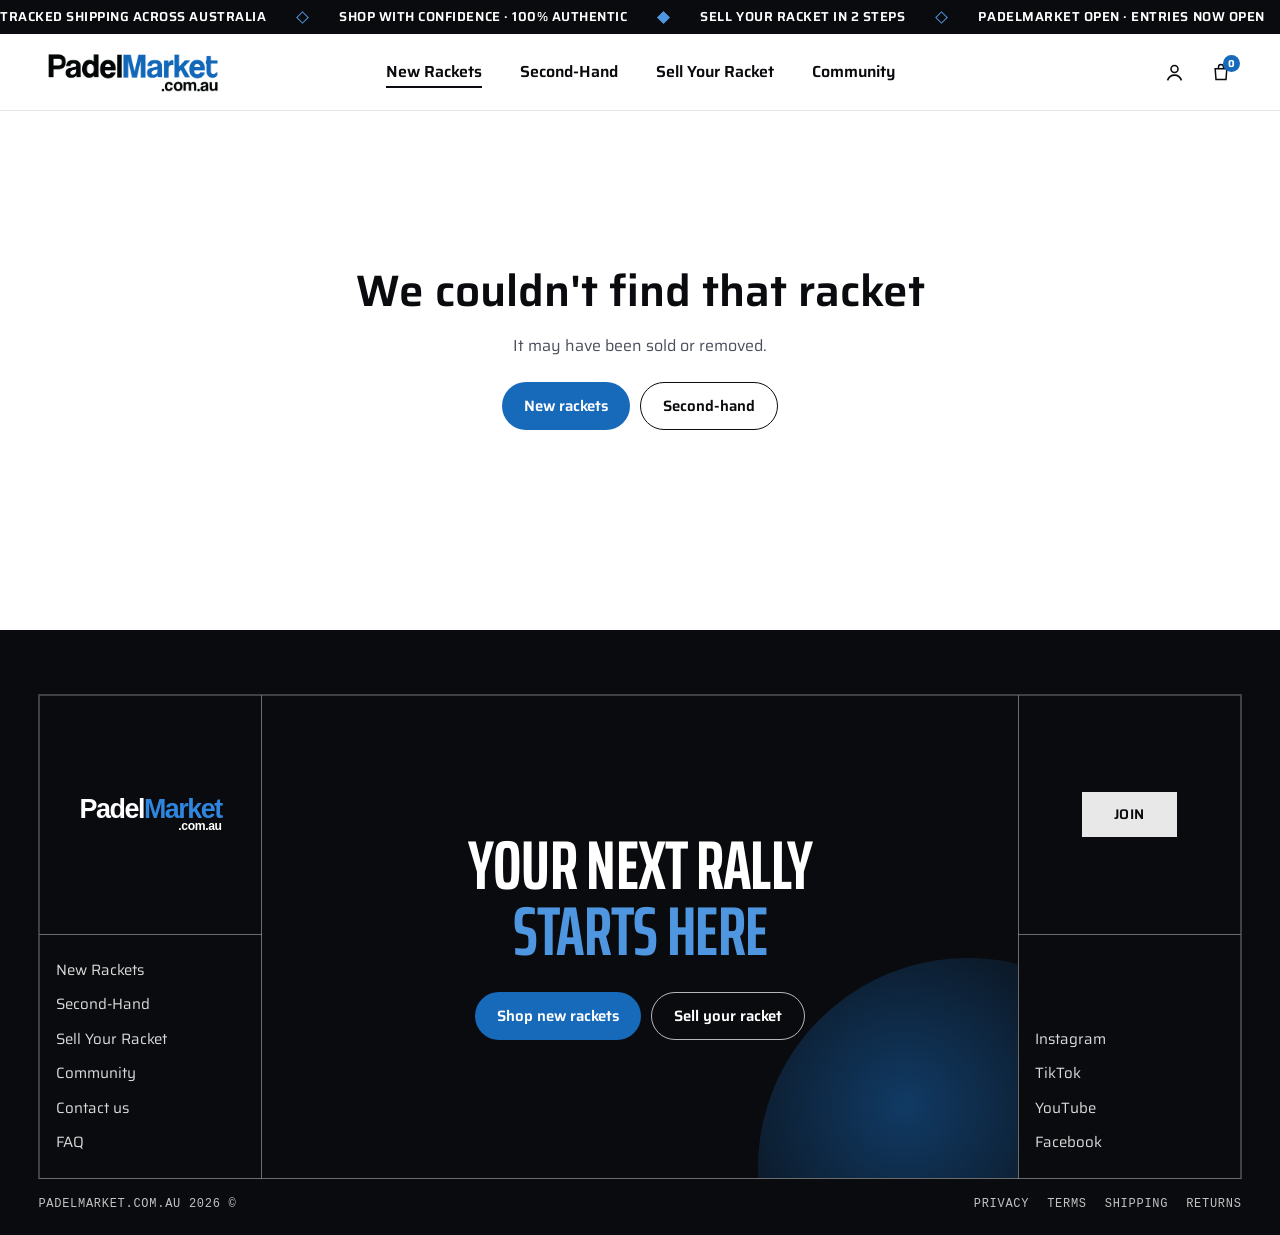
<file: product.html>
<!doctype html>
<html lang="en-AU">
<head>
<meta charset="utf-8">
<meta name="viewport" content="width=device-width, initial-scale=1">
<title>Racket | PadelMarket</title>
<link rel="stylesheet" href="assets/fonts/saira.css">
<link rel="stylesheet" href="assets/common.css">
<style>
body{background:#fff;color:var(--ink)}
.pd-wrap{max-width:1320px;margin:0 auto;padding:28px var(--g) 80px}
.pd-wrap .crumbs{color:var(--muted);margin-bottom:22px}
.pd-wrap .crumbs span:last-child{color:var(--ink)}
.posted{display:flex;gap:14px;align-items:center;justify-content:space-between;flex-wrap:wrap;background:var(--blue);color:#fff;border-radius:12px;padding:14px 18px;margin-bottom:22px}
.posted b{display:flex;gap:10px;align-items:center}
.pd{display:grid;grid-template-columns:84px minmax(0,1fr) minmax(320px,400px);gap:clamp(16px,3vw,48px);align-items:start}
/* thumbnails */
.thumbs{position:sticky;top:130px;display:grid;gap:8px}
.thumbs button{aspect-ratio:1/1.5;border-radius:8px;background:var(--grey);overflow:hidden;border:1.5px solid transparent;transition:border-color .2s;display:grid;place-items:center;padding:6px}
.thumbs button.on{border-color:var(--ink)}
.thumbs button svg,.thumbs button img{width:100%;height:100%;object-fit:contain}
.thumbs button img{object-fit:cover;border-radius:3px}
/* gallery */
.gal{display:grid;gap:8px}
.shot{aspect-ratio:1/1.05;border-radius:10px;background:var(--grey);position:relative;overflow:hidden;display:grid;place-items:center}
.shot>svg{height:88%;width:auto;filter:drop-shadow(0 30px 30px rgba(10,20,50,.2))}
.shot>img{position:absolute;inset:0;width:100%;height:100%;object-fit:cover}
.shot.photo{aspect-ratio:auto;display:block}
.shot.photo>img{position:static;width:100%;height:auto;max-height:86vh;object-fit:contain;background:var(--grey)}
.shot.zoom>svg{height:210%;transform:translateY(22%)}
.shot.tilt>svg{transform:rotate(-24deg)}
.shot.back>svg{transform:scaleX(-1);filter:brightness(.85) drop-shadow(0 30px 30px rgba(10,20,50,.2))}
.shot.scene .ph{position:absolute;inset:0}
.shot .tag{position:absolute;left:14px;bottom:14px;font-size:12px;opacity:.6}
/* info */
.info{position:sticky;top:120px;display:flex;flex-direction:column;gap:22px}
.info .top{display:flex;justify-content:space-between;align-items:flex-start;gap:16px}
.info .kicker{font-size:12px;font-weight:600;letter-spacing:.1em;text-transform:uppercase;color:var(--muted);margin-bottom:6px;display:flex;gap:8px;align-items:center;flex-wrap:wrap}
.info h1{font-size:clamp(36px,3.6vw,50px);line-height:1.02;font-weight:400;letter-spacing:-.02em}
.info .price{font-size:17px;font-weight:600;white-space:nowrap;padding-top:8px;text-align:right}
.info .price s{display:block;font-weight:400;font-size:14px;color:var(--muted);margin:2px 0 0}
.rule{height:1px;background:var(--line);position:relative}
.rule::before,.rule::after{content:"";position:absolute;top:-3px;width:1px;height:7px;background:rgba(10,11,14,.25)}
.rule::before{left:0}.rule::after{right:0}
.info .desc{font-size:14.5px;line-height:1.65;color:var(--ink-2);white-space:pre-line}
.spec{display:grid;grid-template-columns:repeat(3,1fr);gap:6px}
.spec div{background:var(--grey);border-radius:8px;padding:12px 8px;text-align:center}
.spec span{display:block;font-size:12px;color:var(--muted);margin-bottom:2px}
.spec b{font-weight:600;font-size:14px;word-break:break-word}
.buy{display:flex;align-items:center;gap:12px;height:56px;border-radius:8px;background:var(--blue);color:#fff;padding:6px;font-size:16px;font-weight:500;width:100%;transition:background .2s}
.buy:hover{background:var(--blue-h)}
.ctas{display:grid;gap:8px}
a.buy{color:#fff}
.buy i{width:44px;height:44px;border-radius:5px;background:rgba(255,255,255,.92);color:var(--blue);display:grid;place-items:center;flex-shrink:0}
.buy span{flex:1;text-align:center;padding-right:44px}
.buy[disabled]{background:var(--grey-2);color:var(--muted);cursor:not-allowed}
.buy[disabled] i{background:#fff;color:var(--muted)}
.buy.alt{background:#fff;color:var(--ink);border:1.5px solid var(--ink)}
.buy.alt:hover{background:var(--grey)}
.buy.alt i{background:var(--grey);color:var(--ink)}
.seller{display:flex;gap:12px;align-items:center;background:var(--grey);border-radius:10px;padding:12px}
.seller .avatar{width:42px;height:42px;font-size:15px}
.seller small{display:block;color:var(--muted);font-size:12px}
.acc{border-bottom:1px solid var(--line)}
.acc>button{width:100%;display:flex;align-items:center;gap:14px;padding:12px 0;text-align:left;font-size:15px}
.acc>button .ic{width:38px;height:38px;border-radius:8px;background:var(--blue-soft);color:var(--blue);display:grid;place-items:center;flex-shrink:0}
.acc>button .pm{margin-left:auto;width:14px;height:14px;position:relative}
.acc>button .pm::before,.acc>button .pm::after{content:"";position:absolute;left:0;right:0;top:6px;height:1.5px;background:currentColor;transition:transform .25s}
.acc>button .pm::after{transform:rotate(90deg)}
.acc.open>button .pm::after{transform:rotate(0)}
.acc .ans{display:grid;grid-template-rows:0fr;transition:grid-template-rows .3s}
.acc.open .ans{grid-template-rows:1fr}
.acc .ans>div{overflow:hidden}
.acc .ans p{padding:0 0 16px 52px;color:var(--ink-2);font-size:14px;line-height:1.6}
.more{margin-top:80px}
.more h2{font-size:clamp(28px,3vw,40px);font-weight:400;letter-spacing:-.02em;margin-bottom:24px;display:flex;justify-content:space-between;align-items:end;gap:16px;flex-wrap:wrap}
.more h2 a{font-size:14px;font-weight:600;color:var(--blue)}
.more .grid{--cols:4}
.nf{text-align:center;padding:120px 20px}
.nf h1{font-size:44px;font-weight:600;margin-bottom:10px}
@media (max-width:1000px){
  .pd{grid-template-columns:1fr}
  .thumbs{position:static;grid-template-columns:repeat(5,64px);order:2}
  .gal{order:1;grid-auto-flow:column;grid-auto-columns:88%;overflow-x:auto;scroll-snap-type:x mandatory}
  .gal .shot{scroll-snap-align:start}
  .info{position:static;order:3}
  .more .grid{--cols:2!important}
}
</style>
</head>
<body class="inner">
<main class="pd-wrap" id="root"></main>
<div id="pmFooter"></div>

<!-- contact seller modal -->
<div class="modal" id="msgModal" role="dialog" aria-modal="true" aria-labelledby="msgTitle">
  <form class="modal__b" id="msgForm">
    <button type="button" class="modal__x" aria-label="Close" data-close>✕</button>
    <h3 id="msgTitle" style="font-size:26px;font-weight:700;font-variation-settings:var(--cond);margin-bottom:4px">Contact seller</h3>
    <p style="color:var(--ink-2);font-size:14px;margin-bottom:16px" id="msgSub"></p>
    <label class="fld"><span>Your message</span><textarea id="msgText" required></textarea></label>
    <div style="display:flex;gap:10px;margin-top:16px"><button class="btn btn-blue">Send message</button><button type="button" class="btn btn-line" data-close>Cancel</button></div>
  </form>
</div>

<script src="assets/app.js"></script>
<script>
const {money,esc,racketSvg,I,auth}=PM;
const qs=new URLSearchParams(location.search);
const pid=qs.get('id'),lid=qs.get('listing');
const p=pid?PM.getProduct(pid):null, l=lid?PM.getListing(lid):null;
PM.header({active:l?'second':'new'});
PM.footer();
const root=$('#root');
const icon={
  truck:'<svg width="18" height="18" viewBox="0 0 24 24" fill="none" stroke="currentColor" stroke-width="1.7"><path d="M3 6h11v10H3zM14 10h4l3 3v3h-7"/><circle cx="7" cy="17.5" r="1.8"/><circle cx="17" cy="17.5" r="1.8"/></svg>',
  ret:'<svg width="18" height="18" viewBox="0 0 24 24" fill="none" stroke="currentColor" stroke-width="1.7"><path d="M4 9h11a5 5 0 0 1 0 10H8"/><path d="m8 5-4 4 4 4"/></svg>',
  shield:'<svg width="18" height="18" viewBox="0 0 24 24" fill="none" stroke="currentColor" stroke-width="1.7"><path d="M12 3 4 6v6c0 5 3.5 8 8 9 4.5-1 8-4 8-9V6Z"/><path d="m9 12 2 2 4-4"/></svg>',
  chat:'<svg width="18" height="18" viewBox="0 0 24 24" fill="none" stroke="currentColor" stroke-width="1.8"><path d="M21 12a8 8 0 0 1-11.6 7.1L4 20l1-4.6A8 8 0 1 1 21 12Z"/></svg>',
  flag:'<svg width="18" height="18" viewBox="0 0 24 24" fill="none" stroke="currentColor" stroke-width="1.7"><path d="M5 21V4h11l-2 4 2 4H5"/></svg>',
  box:'<svg width="18" height="18" viewBox="0 0 24 24" fill="none" stroke="currentColor" stroke-width="1.7"><path d="m3 7 9-4 9 4v10l-9 4-9-4Z"/><path d="m3 7 9 4 9-4M12 11v10"/></svg>'
};
const acc=(ic,t,body,open)=>`<div class="acc ${open?'open':''}"><button type="button">${`<span class="ic">${ic}</span>`}${t}<span class="pm"></span></button><div class="ans"><div><p>${body}</p></div></div></div>`;

if(!p&&!l){
  document.title='Not found | PadelMarket';
  root.innerHTML=`<div class="nf"><h1>We couldn't find that racket</h1><p style="color:var(--ink-2);margin-bottom:24px">It may have been sold or removed.</p><div style="display:flex;gap:10px;justify-content:center;flex-wrap:wrap"><a href="new-rackets.html" class="btn btn-blue">New rackets</a><a href="second-hand.html" class="btn btn-line">Second-hand</a></div></div>`;
}else{
  const isL=!!l, x=p||l;
  const name=isL?l.title:`${p.brand} ${p.name}`;
  document.title=`${name} | PadelMarket`;
  const f=x.face||'#15171c',r=x.rim||'#4E97E0',s=x.s??1;
  // gallery shots (uploaded photos for listings, otherwise illustrated views)
  const pics=(isL?l.photos:p.photos)||[];
  const shots=pics.length
    ? pics.map(src=>({cls:'photo',html:`<img src="${src}" alt="${esc(name)}">`,thumb:`<img src="${src}" alt="">`}))
    : [{cls:'',label:'Front'},{cls:'tilt',label:'Angle'},{cls:'zoom',label:'Face detail'},{cls:'back',label:'Back'}].map(v=>({cls:v.cls,html:racketSvg(f,r,s,'')+`<span class="tag">${v.label}</span>`,thumb:racketSvg(f,r,s,'')}));
  if(!pics.length)shots.push({cls:'scene',html:`<div class="ph" data-scene="night" data-ball="1"></div>`,thumb:`<svg viewBox="0 0 60 90"><rect width="60" height="90" fill="#14579c"/><circle cx="40" cy="70" r="8" fill="#D7F54A"/></svg>`});
  const u=auth.user(), own=isL&&u&&l.owner===u.email;

  const specs=isL
    ? [['Brand',l.brand],['Model',l.model],['Condition',l.condition],['Skill level',l.level],['Location',l.location||'Not provided'],['Listed',PM.timeAgo(l.created)],['Seller',l.seller||'Not provided'],['Photos',(l.photos||[]).length||'Not provided'],['Ad ID',String(l.id).slice(-6).toUpperCase()]]
    : [['Level',p.level],['Game',p.game],['Shape',p.shape],['Core',p.core],['Carbon',p.carbon],['Surface',p.surface],['Weight',p.weight],['Balance',p.balance],['Finish',p.finish]];

  const cta=isL
    ? (own?`<button class="buy alt" id="soldBtn"><i>${PM.I.check}</i><span>Mark as sold</span></button>`
          :`<div class="ctas">${PM.cart.has(l.id,'listing')
              ?`<a class="buy" href="cart.html"><i>${I.bag}</i><span>In your cart · View cart</span></a>`
              :`<button class="buy" data-add="${esc(l.id)}" data-type="listing" data-after="cart"><i>${I.bag}</i><span>Add to cart · ${money(l.price)}</span></button>`}
            <button class="buy alt" id="contactBtn"><i>${icon.chat}</i><span>Contact seller</span></button></div>`)
    : (p.stock?`<button class="buy" data-add="${p.id}"><i>${I.bag}</i><span>Add to cart · ${money(p.price)}</span></button>`
              :`<button class="buy" disabled><i>${I.bag}</i><span>Sold out</span></button>`);

  const accs=isL
    ? acc(icon.shield,'Buying safely','Meet in a public place or at your local club, inspect the racket before paying, and never send money to someone you haven\'t met. PadelMarket will never ask for your password.',true)
      +acc(icon.box,'Payment and shipping','Pay at checkout with Visa, Mastercard or PayPal, and the racket ships across Australia with tracking. You can also contact the seller to ask questions first.')
      +acc(icon.flag,'Report this listing','If something doesn\'t look right, like wrong photos, misleading condition or suspicious pricing, let us know and our team will review it.')
    : acc(icon.truck,'Payment and shipping','Pay at checkout with Visa, Mastercard or PayPal, and we ship across Australia with tracking. Choose standard or express delivery at checkout.',true)
      +acc(icon.shield,'Secure checkout','Checkout payments are processed by a secure payment provider, and PadelMarket never stores your full card details.')
      +acc(icon.ret,'Not sure it\'s the right racket?','Start with your level and how you like to play. Round rackets give more control, teardrop rackets balance power and control, and diamond rackets have the most power. Our team can help you choose.');

  root.innerHTML=`
  ${qs.get('posted')&&isL?`<div class="posted"><b>${PM.I.check}Your racket is live on the marketplace.</b><a href="second-hand.html" class="btn btn-white btn-sm">View on Second-Hand</a></div>`:''}
  <nav class="crumbs" aria-label="Breadcrumb"><a href="index.html">Home</a><span>/</span><a href="${isL?'second-hand.html':'new-rackets.html'}">${isL?'Second-Hand':'New Rackets'}</a><span>/</span><span>${esc(name)}</span></nav>
  <div class="pd">
    <div class="thumbs" id="thumbs">${shots.map((sh,i)=>`<button type="button" data-i="${i}" class="${i?'':'on'}" aria-label="View image ${i+1}">${sh.thumb}</button>`).join('')}</div>
    <div class="gal" id="gal">${shots.map((sh,i)=>`<div class="shot ${sh.cls||''}" id="shot${i}">${sh.html}</div>`).join('')}</div>
    <aside class="info">
      <div>
        <div class="kicker">${isL?`<span class="cond ${PM.condClass(l.condition)}" style="position:static">${esc(l.condition)}</span>Pre-loved · ${esc(l.brand)} · ${esc(l.model)}`:`${p.brand}${p.badges.includes('new')?' · New':''}${p.badges.includes('ltd')?' · Limited':''}`}</div>
        <div class="top"><h1>${isL?esc(l.title):p.name}</h1><div class="price">${money(x.price)}${!isL&&p.was?`<s>${money(p.was)}</s>`:''}</div></div>
      </div>
      <div class="rule"></div>
      <p class="desc">${esc(isL?l.description:p.desc)}</p>
      <div class="rule"></div>
      <div class="spec">${specs.map(([k,v])=>`<div><span>${k}</span><b>${esc(v)}</b></div>`).join('')}</div>
      ${isL?`<div class="seller"><span class="avatar">${esc((l.seller||'?')[0])}</span><div><b>${esc(l.seller||'Seller')}</b><small>${own?'This is your listing':'Member · '+esc(l.location||'Australia')}</small></div></div>`:''}
      ${cta}
      <div class="rule"></div>
      <div>${accs}</div>
    </aside>
  </div>
  <section class="more">
    <h2>${isL?'More pre-loved rackets':'You may also like'}<a href="${isL?'second-hand.html':'new-rackets.html'}">View all</a></h2>
    <div class="grid" id="moreGrid"></div>
  </section>`;

  // related items
  $('#moreGrid').innerHTML=isL
    ? PM.listings().filter(o=>o.id!==l.id).sort((a,b)=>(b.level===l.level)-(a.level===l.level)).slice(0,4).map(PM.listingTile).join('')
    : PM.NEW.filter(o=>o.id!==p.id).sort((a,b)=>(b.shape===p.shape)-(a.shape===p.shape)).slice(0,4).map(PM.productCard).join('');

  // thumbnails ↔ gallery
  $('#thumbs').onclick=e=>{const b=e.target.closest('button');if(!b)return;const t=$('#shot'+b.dataset.i);
    if(innerWidth<=1000)$('#gal').scrollTo({left:t.offsetLeft-$('#gal').offsetLeft,behavior:'smooth'});else scrollTo({top:t.getBoundingClientRect().top+scrollY-130,behavior:'smooth'})};
  const io=new IntersectionObserver(es=>es.forEach(e=>{if(e.isIntersecting){const i=e.target.id.slice(4);$$('#thumbs button').forEach(b=>b.classList.toggle('on',b.dataset.i===i))}}),{threshold:.6});
  $$('.shot').forEach(s=>io.observe(s));
  // accordions
  root.addEventListener('click',e=>{const b=e.target.closest('.acc>button');if(b)b.parentElement.classList.toggle('open')});
  // listing actions
  if(isL&&!own){
    const m=$('#msgModal');
    $('#contactBtn').onclick=()=>{if(!auth.user()){location.href='login.html?next='+encodeURIComponent('product.html?listing='+l.id);return}
      $('#msgSub').textContent=`About “${l.title}” · ${money(l.price)}`;$('#msgText').value=`Hi ${String(l.seller||'').split(' ')[0]||'there'}, is this racket still available?`;m.classList.add('on');setTimeout(()=>$('#msgText').focus(),50)};
    m.onclick=e=>{if(e.target===m||e.target.closest('[data-close]'))m.classList.remove('on')};
    $('#msgForm').onsubmit=e=>{e.preventDefault();m.classList.remove('on');PM.toast(`Message sent to ${l.seller||'the seller'}`)};
  }
  if(own){$('#soldBtn').onclick=()=>{const all=PM.store.get('pm_listings',[]).filter(o=>o.id!==l.id);PM.store.set('pm_listings',all);PM.toast('Marked as sold. Listing removed');setTimeout(()=>location.href='second-hand.html?mine=1',900)}}
}
PM.fillPh();
</script>
</body>
</html>
</file>
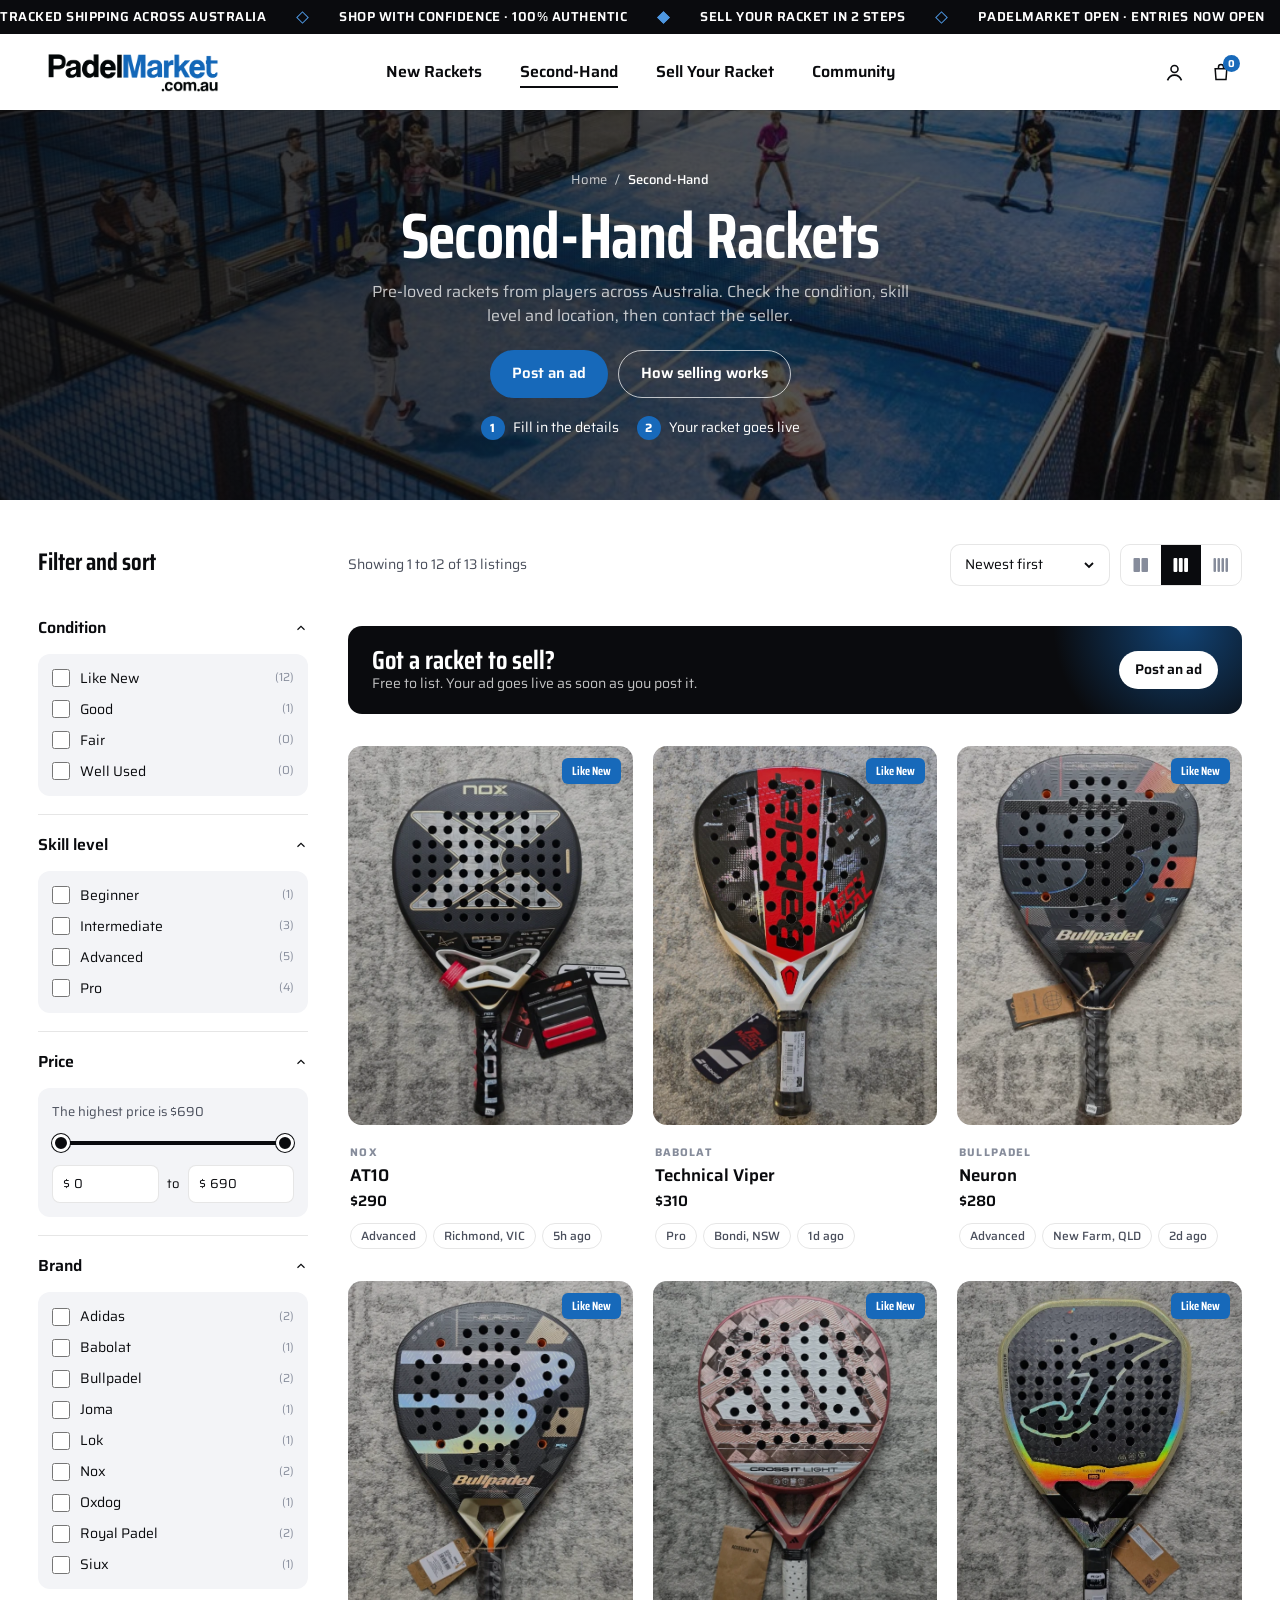
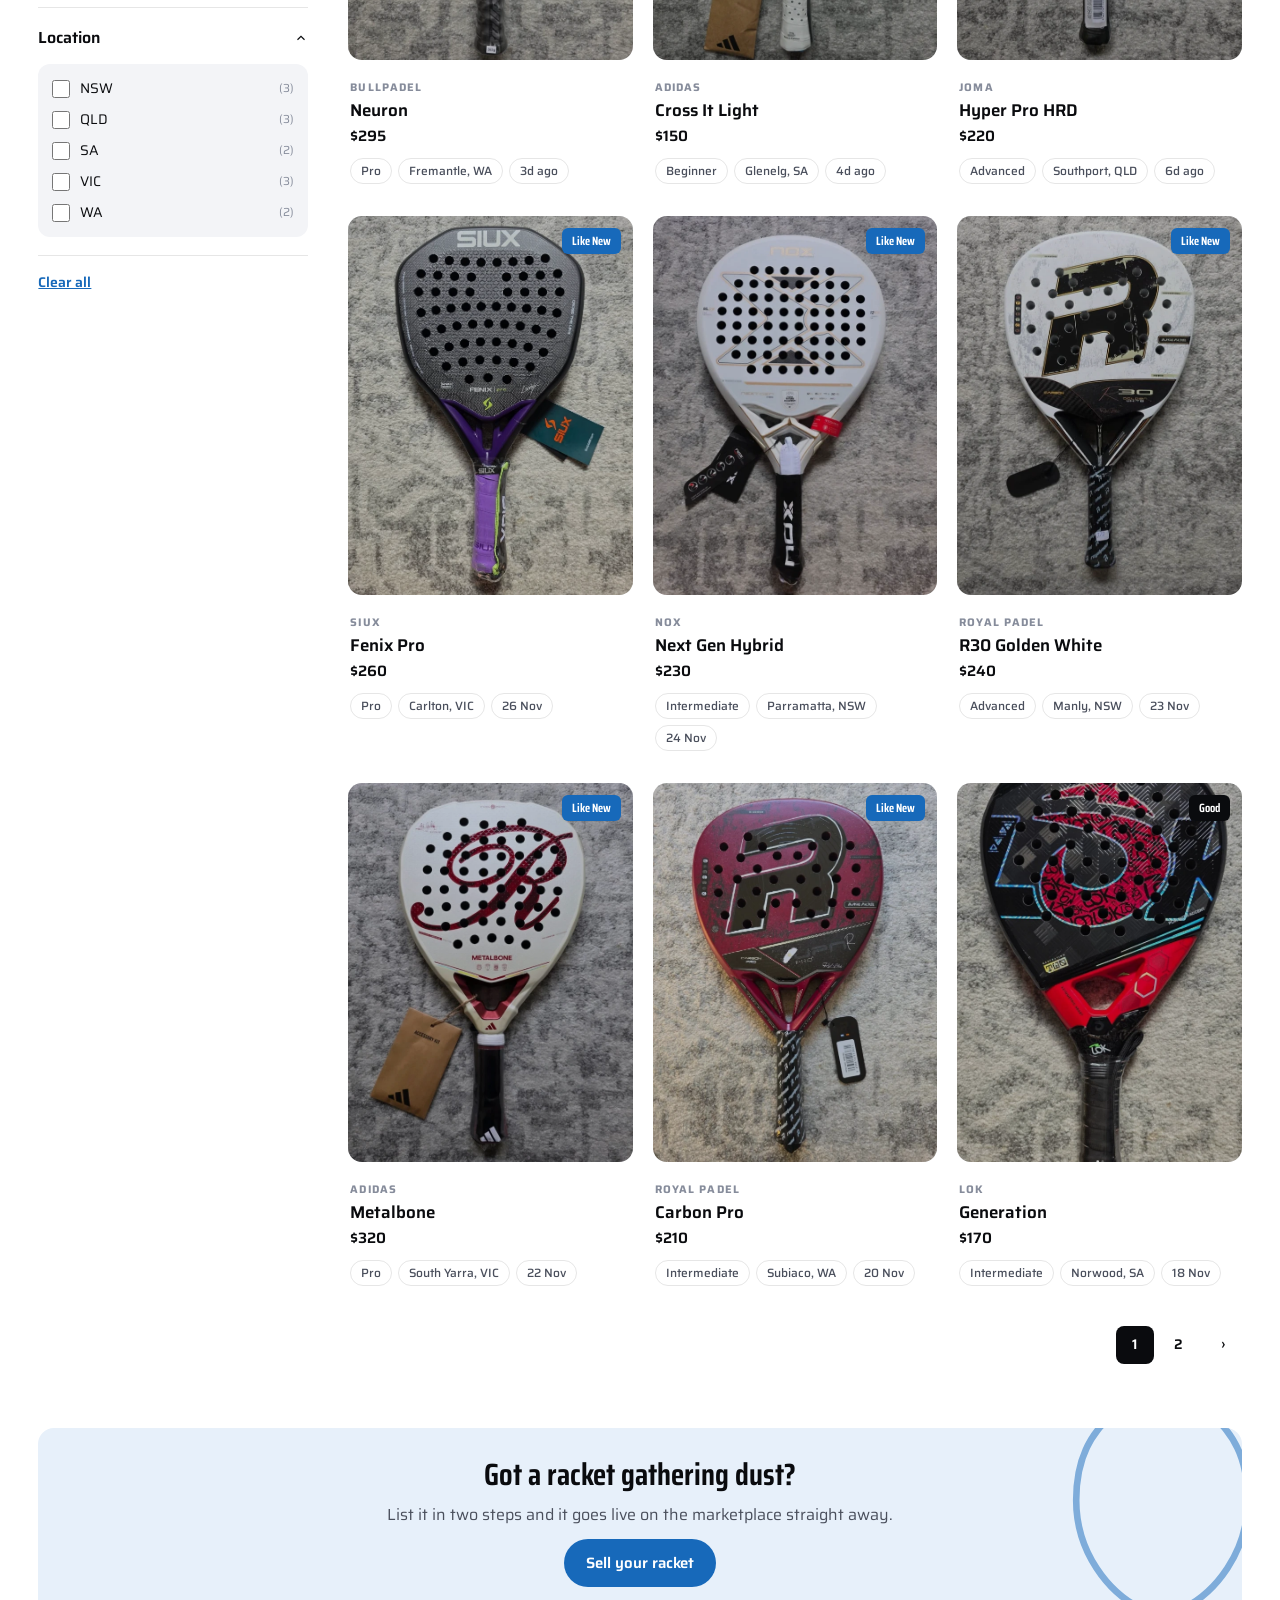
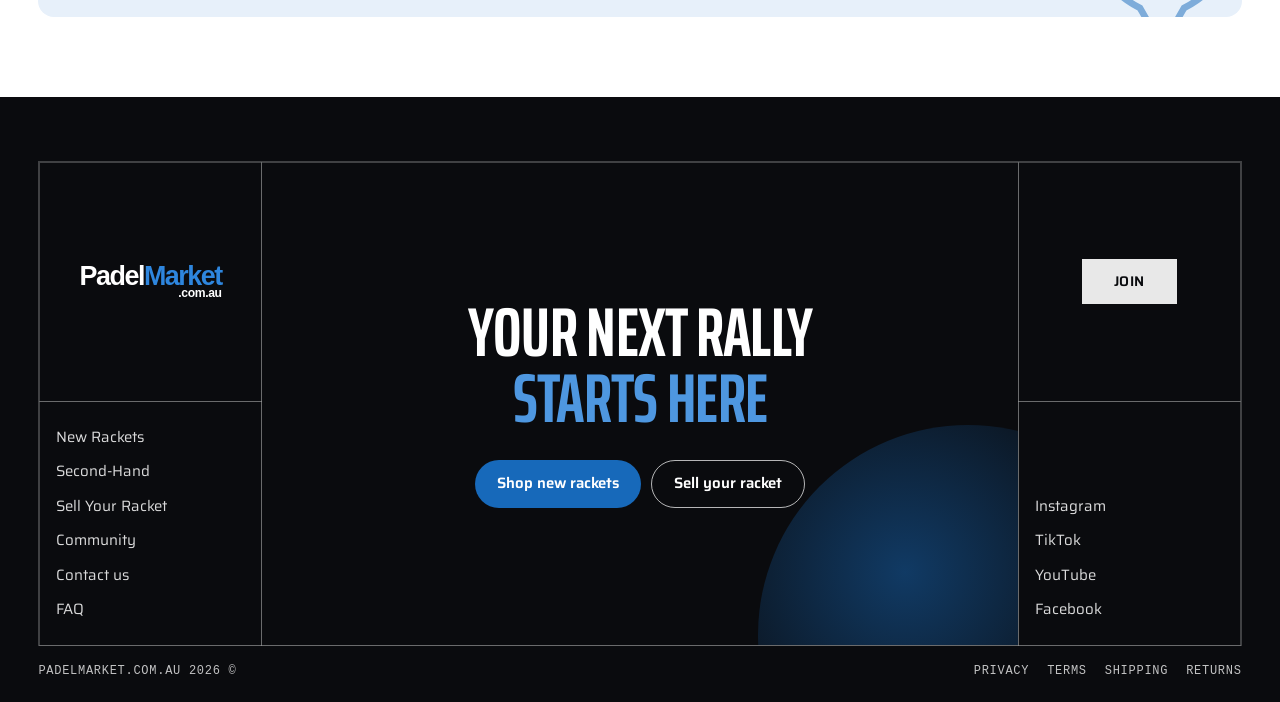
<file: second-hand.html>
<!doctype html>
<html lang="en-AU">
<head>
<meta charset="utf-8">
<meta name="viewport" content="width=device-width, initial-scale=1">
<title>Second-Hand Rackets | PadelMarket</title>
<link rel="stylesheet" href="assets/fonts/saira.css">
<link rel="stylesheet" href="assets/common.css">
<style>
.steps-mini{display:flex;gap:18px;justify-content:center;margin-top:18px;font-size:14px;flex-wrap:wrap}
.steps-mini span{display:inline-flex;gap:8px;align-items:center}
.steps-mini b{width:24px;height:24px;border-radius:50%;background:var(--blue);display:grid;place-items:center;font-size:12px}
</style>
</head>
<body class="inner">

<!-- BANNER with Sell CTA -->
<section class="banner dk on-dark">
  <div class="ph" data-scene="night" data-src="images/club-social-indoor.jpg" data-pos="50% 45%"></div>
  <nav class="crumbs" aria-label="Breadcrumb"><a href="index.html">Home</a><span>/</span><span id="crumbLast">Second-Hand</span></nav>
  <h1 id="pageTitle">Second-Hand Rackets</h1>
  <p id="pageSub">Pre-loved rackets from players across Australia. Check the condition, skill level and location, then contact the seller.</p>
  <div class="btns"><a href="sell.html" class="btn btn-blue">Post an ad</a><a href="sell-your-racket.html" class="btn btn-ghost">How selling works</a></div>
  <div class="steps-mini"><span><b>1</b>Fill in the details</span><span><b>2</b>Your racket goes live</span></div>
</section>

<!-- COLLECTION -->
<section class="coll wrap">
  <aside class="side" id="side" aria-label="Filters"></aside>
  <div>
    <div class="toolbar">
      <span class="cnt" id="count"></span>
      <div class="r">
        <button class="btn btn-line btn-sm filter-btn" id="openFilters" type="button">Filters</button>
        <label class="sr" for="sort">Sort by</label><select class="sel" id="sort"></select>
        <div class="cols" id="cols" aria-label="Grid columns"></div>
      </div>
    </div>
    <div class="chips" id="chips"></div>
    <div class="grid" id="grid"></div>
    <div class="pager" id="pager"></div>
  </div>
</section>

<!-- SELL CTA STRIP -->
<section class="cta-strip" style="margin-bottom:80px">
  <svg class="deco" style="right:-30px;top:-40px;width:220px;opacity:.5" viewBox="0 0 200 300"><path d="M100 12 C152 12 178 52 178 102 C178 150 148 186 120 200 L112 214 H88 L80 200 C52 186 22 150 22 102 C22 52 48 12 100 12Z" fill="none" stroke="#1769BA" stroke-width="6"/></svg>
  <h3>Got a racket gathering dust?</h3>
  <p>List it in two steps and it goes live on the marketplace straight away.</p>
  <a href="sell-your-racket.html" class="btn btn-blue">Sell your racket</a>
</section>

<div id="pmFooter"></div>

<script src="assets/app.js"></script>
<script src="assets/collection.js"></script>
<script>
PM.header({active:'second'});
PM.footer();
const u=PM.auth.user(), mine=new URLSearchParams(location.search).get('mine');
let items=PM.listings();
if(mine){
  if(!PM.auth.require('second-hand.html?mine=1'))throw 0;
  items=items.filter(l=>l.owner===u.email);
  $('#pageTitle').textContent='My Listings';$('#crumbLast').textContent='My Listings';
  $('#pageSub').textContent=items.length?`You have ${items.length} active listing${items.length>1?'s':''}.`:'You haven\'t listed anything yet.';
}
const stateOf=l=>{const m=String(l.location||'').match(/\b(NSW|VIC|QLD|WA|SA|TAS|ACT|NT)\b/i);return m?m[1].toUpperCase():'Other'};
PM.collection({
  items,noun:'listings',perPage:12,priceAt:2,
  priceOf:l=>+l.price,
  card:l=>PM.listingCard(l,u&&l.owner===u.email),
  leadTile:()=>`<a href="sell.html" class="sell-row"><span class="glow"></span><div style="position:relative"><h3>Got a racket to sell?</h3><p>Free to list. Your ad goes live as soon as you post it.</p></div><span class="btn btn-white btn-sm">Post an ad</span></a>`,
  groups:[
    {key:'condition',label:'Condition',get:l=>l.condition,options:PM.CONDITIONS},
    {key:'level',label:'Skill level',get:l=>l.level,options:PM.LEVELS},
    {key:'brand',label:'Brand',get:l=>l.brand},
    {key:'state',label:'Location',get:stateOf}
  ],
  sorts:{
    newest:{label:'Newest first',fn:(a,b)=>new Date(b.created)-new Date(a.created)},
    'price-asc':{label:'Price, low to high',fn:(a,b)=>a.price-b.price},
    'price-desc':{label:'Price, high to low',fn:(a,b)=>b.price-a.price}
  }
});
PM.fillPh();
</script>
</body>
</html>
</file>
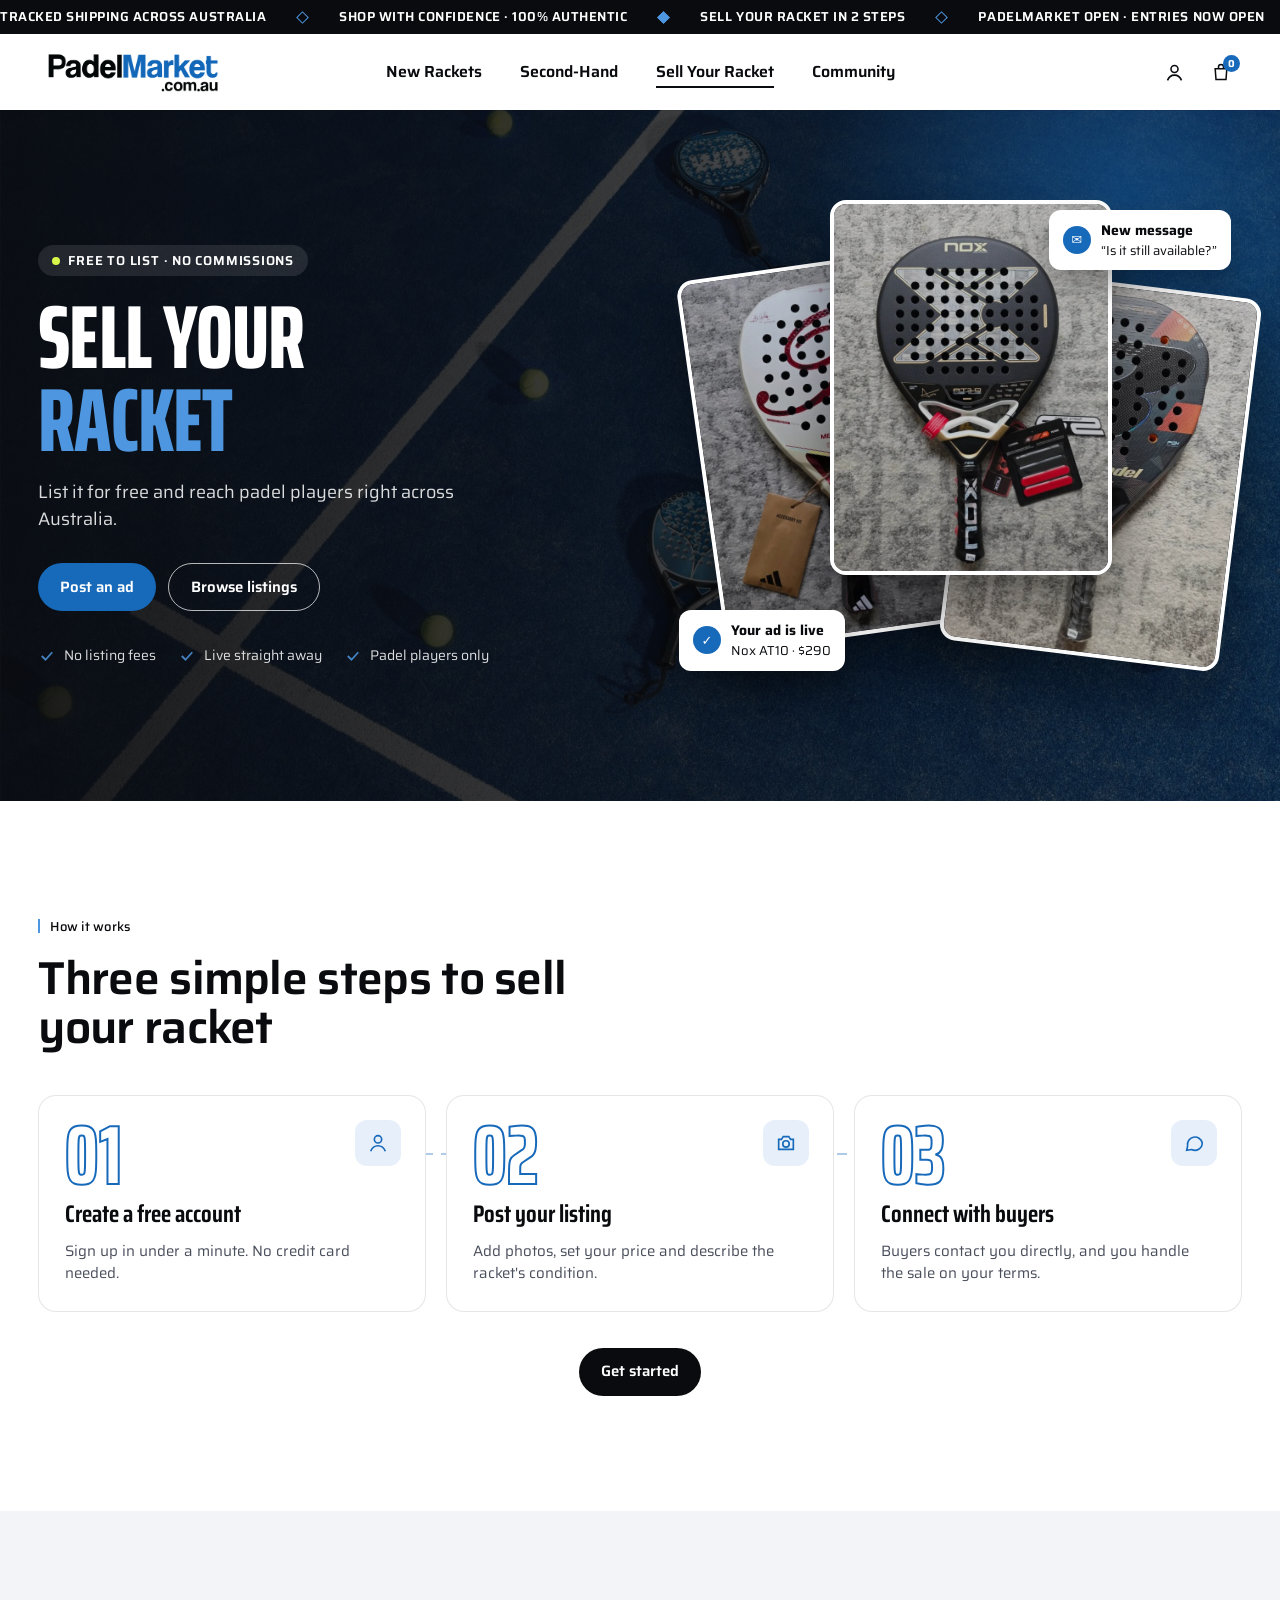
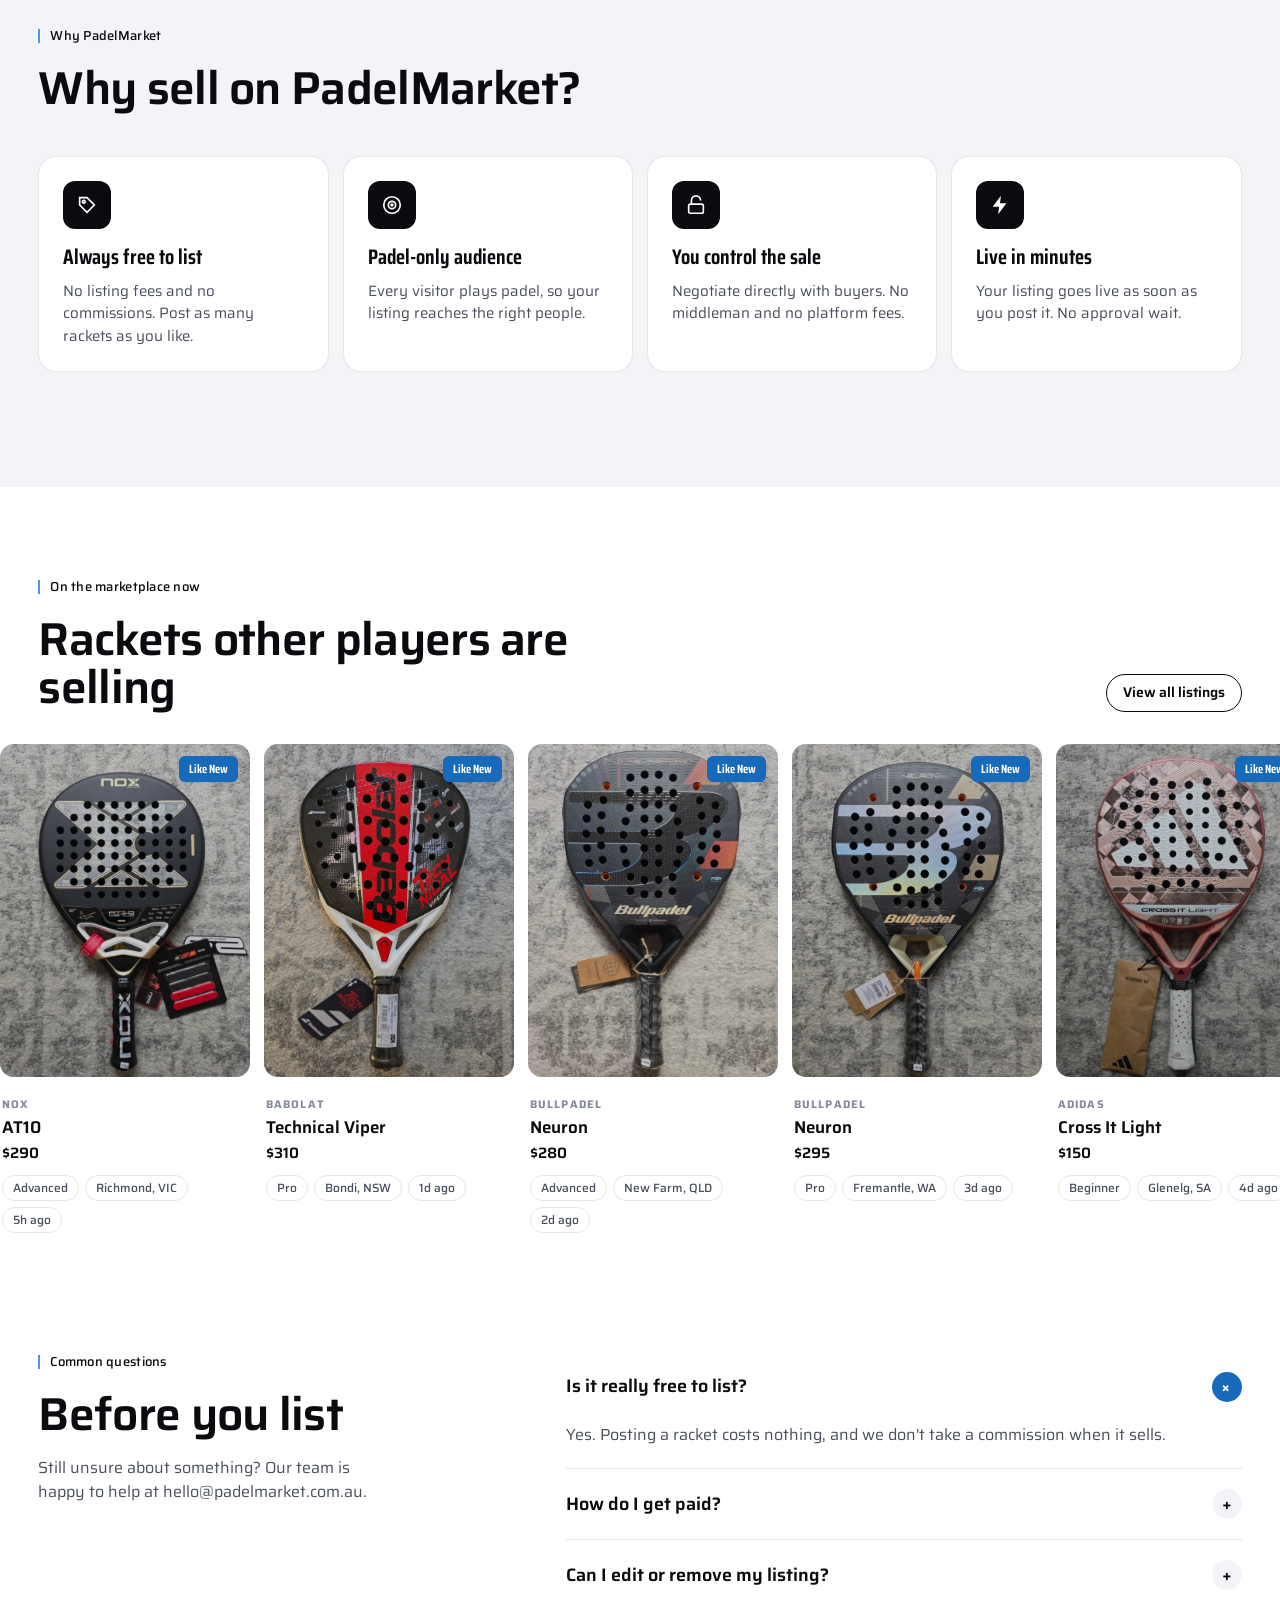
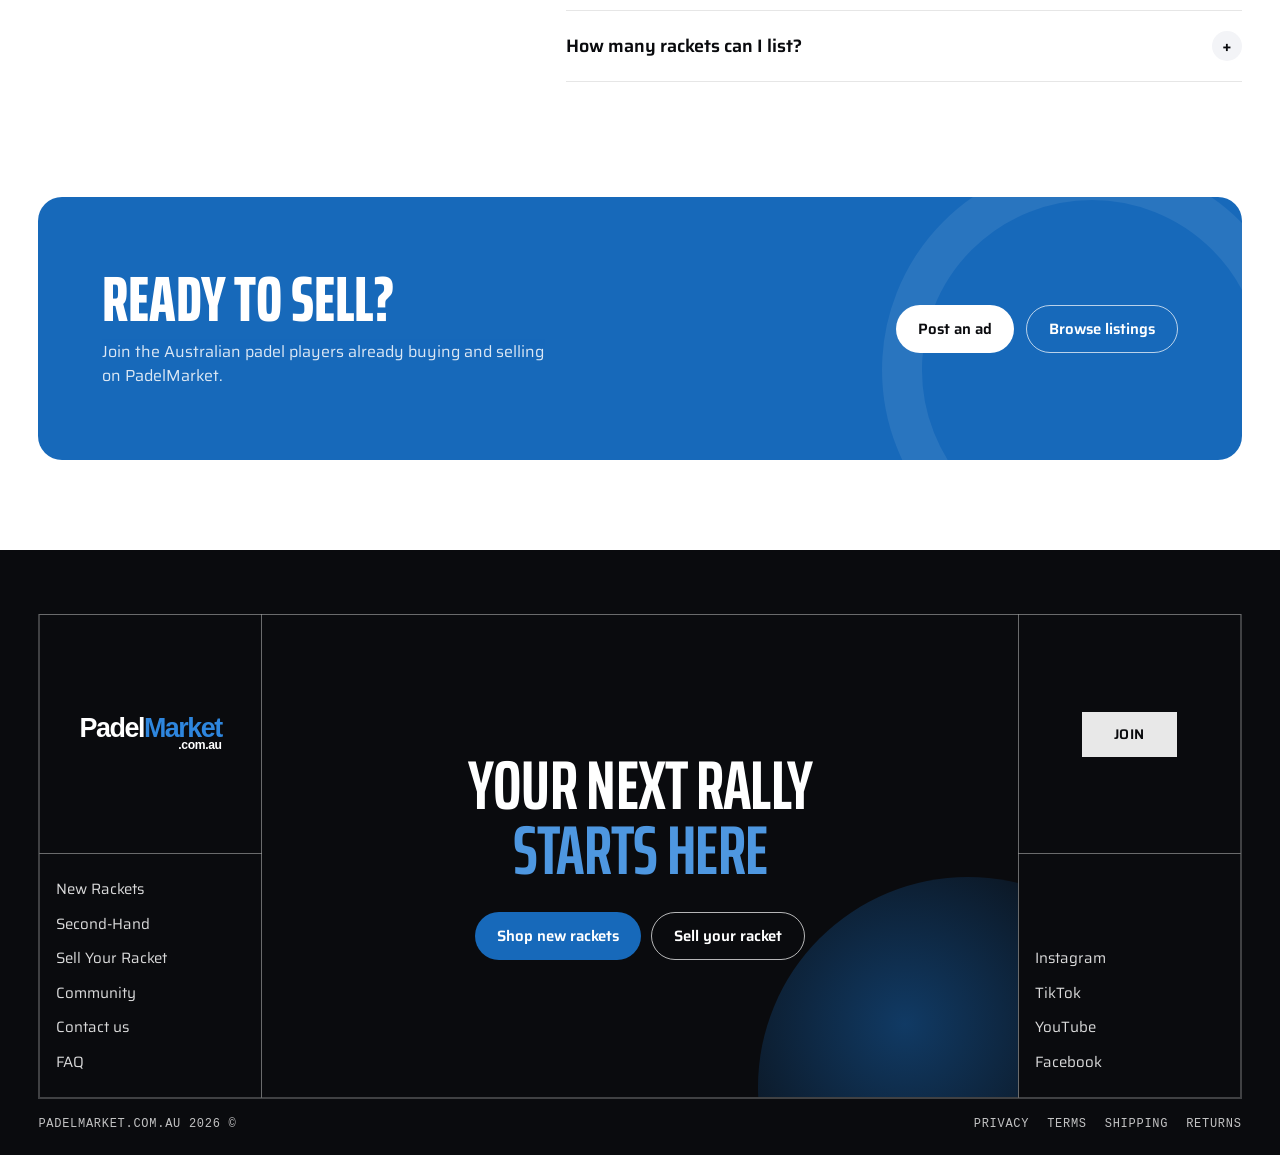
<file: sell-your-racket.html>
<!doctype html>
<html lang="en-AU">
<head>
<meta charset="utf-8">
<meta name="viewport" content="width=device-width, initial-scale=1">
<title>Sell Your Racket | PadelMarket</title>
<link rel="stylesheet" href="assets/fonts/saira.css">
<link rel="stylesheet" href="assets/common.css">
<style>
/* =========================================================
   SELL YOUR RACKET — landing page (navbar: Sell Your Racket)
   ========================================================= */
.sy-hero{background:var(--black);color:#fff;position:relative;overflow:hidden}
.sy-hero::before{content:"";position:absolute;width:720px;height:720px;right:-200px;top:-260px;border-radius:50%;background:radial-gradient(circle,rgba(23,105,186,.45),transparent 62%);pointer-events:none}
.sy-bg{position:absolute;inset:0;z-index:0}
.sy-bg::after{content:"";position:absolute;inset:0;background:linear-gradient(90deg,rgba(10,11,14,.93) 0%,rgba(10,11,14,.8) 45%,rgba(10,11,14,.55) 100%)}
.sy-hero::before{z-index:1}
.sy-hero__in{z-index:2;display:grid;grid-template-columns:1.05fr .95fr;gap:clamp(30px,5vw,80px);align-items:center;padding-block:clamp(56px,7vw,100px);position:relative}
.sy-tag{display:inline-flex;align-items:center;gap:8px;font-size:13px;font-weight:600;letter-spacing:.06em;text-transform:uppercase;background:rgba(255,255,255,.1);padding:6px 14px;border-radius:999px;margin-bottom:20px}
.sy-tag b{width:8px;height:8px;border-radius:50%;background:var(--ball)}
.sy-hero h1{font-size:clamp(52px,7vw,104px);line-height:.92;font-weight:800;text-transform:uppercase;font-variation-settings:var(--xcond);letter-spacing:-.01em;margin-bottom:18px}
.sy-hero h1 em{font-style:normal;color:var(--blue-2)}
.sy-hero p.lead{font-size:18px;opacity:.85;max-width:460px;margin-bottom:30px}
.sy-btns{display:flex;gap:12px;flex-wrap:wrap}
.sy-proof{display:flex;gap:22px;margin-top:34px;flex-wrap:wrap;font-size:14px;opacity:.85}
.sy-proof span{display:inline-flex;gap:8px;align-items:center}
.sy-proof svg{color:var(--blue-2)}
/* photo stack */
.stack{position:relative;height:clamp(380px,40vw,520px)}
.stack .card{position:absolute;width:52%;aspect-ratio:3/4;border-radius:16px;overflow:hidden;background:#1c1d21;box-shadow:0 30px 60px rgba(0,0,0,.45);border:4px solid #fff}
.stack .card img{width:100%;height:100%;object-fit:cover;object-position:50% 25%}
.stack .c1{left:0;top:12%;transform:rotate(-8deg);animation:float1 6s ease-in-out infinite}
.stack .c2{left:24%;top:0;z-index:2;animation:float2 6s ease-in-out infinite}
.stack .c3{right:0;top:16%;transform:rotate(7deg);animation:float3 6s ease-in-out infinite}
@keyframes float1{50%{transform:rotate(-8deg) translateY(-10px)}}
@keyframes float2{50%{transform:translateY(8px)}}
@keyframes float3{50%{transform:rotate(7deg) translateY(-8px)}}
.stack .chip{position:absolute;z-index:3;background:#fff;color:var(--ink);border-radius:12px;padding:10px 14px;box-shadow:0 14px 30px rgba(0,0,0,.3);font-size:13px;display:flex;gap:10px;align-items:center}
.stack .chip i{width:28px;height:28px;border-radius:50%;background:var(--blue);color:#fff;display:grid;place-items:center;font-style:normal;flex-shrink:0}
.stack .chip b{display:block;font-size:14px}
.stack .ch1{left:-4%;bottom:8%}
.stack .ch2{right:2%;top:2%}
/* sections */
.sy-sec{padding-block:clamp(70px,9vw,120px)}
.sy-head{display:flex;justify-content:space-between;align-items:flex-end;gap:20px;flex-wrap:wrap;margin-bottom:44px}
.sy-head h2{max-width:620px}
/* steps */
.steps{display:grid;grid-template-columns:repeat(3,1fr);gap:20px;position:relative}
.steps::before{content:"";position:absolute;left:8%;right:8%;top:58px;height:2px;background:repeating-linear-gradient(90deg,var(--blue) 0 10px,transparent 10px 18px);opacity:.35}
.step{position:relative;background:#fff;border:1px solid var(--line);border-radius:18px;padding:26px;display:flex;flex-direction:column;gap:12px;transition:border-color .2s,transform .2s}
.step:hover{border-color:var(--blue);transform:translateY(-4px)}
.step .n{font-size:84px;line-height:.8;font-weight:800;font-variation-settings:var(--xcond);color:transparent;-webkit-text-stroke:2px var(--blue)}
.step .ic{position:absolute;top:24px;right:24px;width:46px;height:46px;border-radius:12px;background:var(--blue-soft);color:var(--blue);display:grid;place-items:center}
.step h3{font-size:24px;line-height:1.1;font-weight:700;font-variation-settings:var(--cond)}
.step p{color:var(--ink-2);font-size:15px}
.steps-cta{display:flex;justify-content:center;margin-top:36px}
/* benefits */
.bens{display:grid;grid-template-columns:repeat(4,1fr);gap:14px}
.ben{background:#fff;border-radius:18px;padding:24px;display:flex;flex-direction:column;gap:10px;border:1px solid var(--line)}
.ben .ic{width:48px;height:48px;border-radius:12px;background:var(--black);color:#fff;display:grid;place-items:center;margin-bottom:6px}
.ben h3{font-size:21px;line-height:1.15;font-weight:700;font-variation-settings:var(--cond)}
.ben p{color:var(--ink-2);font-size:15px}
/* live listings marquee */
.live{padding-block:clamp(60px,7vw,90px) 0;overflow:hidden}
.live .mq{padding-block:6px 4px}
.live .mq__t{gap:14px;padding-right:14px;animation-duration:60s}
.live .mq__t{align-items:flex-start}
.live .pc{width:250px;flex-shrink:0}
/* faq */
.faqg{display:grid;grid-template-columns:.8fr 1.2fr;gap:clamp(30px,6vw,90px)}
.acc{border-bottom:1px solid var(--line)}
.acc>button{width:100%;display:flex;justify-content:space-between;align-items:center;gap:16px;padding:20px 0;text-align:left;font-size:18px;font-weight:600}
.acc>button i{width:30px;height:30px;border-radius:50%;background:var(--grey);display:grid;place-items:center;font-style:normal;flex-shrink:0;transition:transform .25s,background .25s,color .25s}
.acc.open>button i{transform:rotate(45deg);background:var(--blue);color:#fff}
.acc .ans{display:grid;grid-template-rows:0fr;transition:grid-template-rows .3s}
.acc.open .ans{grid-template-rows:1fr}
.acc .ans>div{overflow:hidden}
.acc .ans p{padding:0 46px 20px 0;color:var(--ink-2);line-height:1.65}
/* final cta */
.sy-cta{margin:0 var(--g) clamp(60px,7vw,90px);border-radius:24px;background:var(--blue);color:#fff;padding:clamp(40px,6vw,72px) clamp(24px,5vw,64px);display:grid;grid-template-columns:1fr auto;gap:30px;align-items:center;position:relative;overflow:hidden}
.sy-cta::after{content:"";position:absolute;right:-60px;bottom:-120px;width:340px;height:340px;border-radius:50%;border:40px solid rgba(255,255,255,.08)}
.sy-cta h2{font-size:clamp(40px,5vw,72px);line-height:.95;font-weight:800;text-transform:uppercase;font-variation-settings:var(--xcond)}
.sy-cta p{opacity:.85;margin-top:10px;max-width:460px}
.sy-cta .sy-btns{position:relative;z-index:1}
@media (max-width:1000px){
  .sy-hero__in{grid-template-columns:1fr}.stack{max-width:520px;width:100%;margin:0 auto}
  .bens{grid-template-columns:1fr 1fr}
}
@media (max-width:760px){
  .steps{grid-template-columns:1fr}.steps::before{display:none}
  .faqg{grid-template-columns:1fr}
  .sy-cta{grid-template-columns:1fr}
  .live .pc{width:210px}
}
@media (max-width:520px){.bens{grid-template-columns:1fr}.stack .ch2{display:none}}
@media (prefers-reduced-motion:reduce){.stack .card{animation:none!important}}
</style>
</head>
<body class="inner">

<!-- HERO -->
<section class="sy-hero on-dark">
  <div class="sy-bg ph" data-scene="night" data-src="images/rackets-topdown-court.jpg" data-pos="50% 50%"></div>
  <div class="sy-hero__in wrap">
    <div>
      <span class="sy-tag"><b></b>Free to list · No commissions</span>
      <h1>Sell your<br><em>racket</em></h1>
      <p class="lead">List it for free and reach padel players right across Australia.</p>
      <div class="sy-btns"><a href="sell.html" class="btn btn-blue">Post an ad</a><a href="second-hand.html" class="btn btn-ghost">Browse listings</a></div>
      <div class="sy-proof">
        <span><svg width="18" height="18" viewBox="0 0 24 24" fill="none" stroke="currentColor" stroke-width="2.4"><path d="m5 12 5 5 9-10"/></svg>No listing fees</span>
        <span><svg width="18" height="18" viewBox="0 0 24 24" fill="none" stroke="currentColor" stroke-width="2.4"><path d="m5 12 5 5 9-10"/></svg>Live straight away</span>
        <span><svg width="18" height="18" viewBox="0 0 24 24" fill="none" stroke="currentColor" stroke-width="2.4"><path d="m5 12 5 5 9-10"/></svg>Padel players only</span>
      </div>
    </div>
    <div class="stack" aria-hidden="true">
      <div class="card c1"><img src="images/rackets/adidas-metalbone.webp" alt=""></div>
      <div class="card c2"><img src="images/rackets/nox-at10.webp" alt=""></div>
      <div class="card c3"><img src="images/rackets/bullpadel-neuron-orange.webp" alt=""></div>
      <div class="chip ch1"><i>✓</i><span><b>Your ad is live</b>Nox AT10 · $290</span></div>
      <div class="chip ch2"><i>✉</i><span><b>New message</b>“Is it still available?”</span></div>
    </div>
  </div>
</section>

<!-- HOW IT WORKS -->
<section class="sy-sec wrap">
  <div class="sy-head"><div><span class="eyebrow">How it works</span><h2 class="h-l" style="margin-top:14px">Three simple steps to sell your racket</h2></div></div>
  <div class="steps">
    <article class="step"><span class="n">01</span><span class="ic"><svg width="22" height="22" viewBox="0 0 24 24" fill="none" stroke="currentColor" stroke-width="1.8"><circle cx="12" cy="8" r="4"/><path d="M4 21c1.5-4 4.5-6 8-6s6.5 2 8 6"/></svg></span><h3>Create a free account</h3><p>Sign up in under a minute. No credit card needed.</p></article>
    <article class="step"><span class="n">02</span><span class="ic"><svg width="22" height="22" viewBox="0 0 24 24" fill="none" stroke="currentColor" stroke-width="1.8"><path d="M4 8h3l2-3h6l2 3h3v11H4Z"/><circle cx="12" cy="13" r="3.5"/></svg></span><h3>Post your listing</h3><p>Add photos, set your price and describe the racket's condition.</p></article>
    <article class="step"><span class="n">03</span><span class="ic"><svg width="22" height="22" viewBox="0 0 24 24" fill="none" stroke="currentColor" stroke-width="1.8"><path d="M21 12a8 8 0 0 1-11.6 7.1L4 20l1-4.6A8 8 0 1 1 21 12Z"/></svg></span><h3>Connect with buyers</h3><p>Buyers contact you directly, and you handle the sale on your terms.</p></article>
  </div>
  <div class="steps-cta"><a href="sell.html" class="btn btn-dark">Get started</a></div>
</section>

<!-- WHY SELL HERE -->
<section class="sy-sec" style="background:var(--grey)">
  <div class="wrap">
    <div class="sy-head"><div><span class="eyebrow">Why PadelMarket</span><h2 class="h-l" style="margin-top:14px">Why sell on PadelMarket?</h2></div></div>
    <div class="bens">
      <article class="ben"><span class="ic"><svg width="22" height="22" viewBox="0 0 24 24" fill="none" stroke="currentColor" stroke-width="1.8"><path d="M20 12 12 20l-8-8V4h8Z"/><circle cx="8.5" cy="8.5" r="1.5"/></svg></span><h3>Always free to list</h3><p>No listing fees and no commissions. Post as many rackets as you like.</p></article>
      <article class="ben"><span class="ic"><svg width="22" height="22" viewBox="0 0 24 24" fill="none" stroke="currentColor" stroke-width="1.8"><circle cx="12" cy="12" r="9"/><circle cx="12" cy="12" r="4"/><circle cx="12" cy="12" r="1"/></svg></span><h3>Padel-only audience</h3><p>Every visitor plays padel, so your listing reaches the right people.</p></article>
      <article class="ben"><span class="ic"><svg width="22" height="22" viewBox="0 0 24 24" fill="none" stroke="currentColor" stroke-width="1.8"><path d="M7 11V7a5 5 0 0 1 10 0"/><rect x="4" y="11" width="16" height="10" rx="2"/></svg></span><h3>You control the sale</h3><p>Negotiate directly with buyers. No middleman and no platform fees.</p></article>
      <article class="ben"><span class="ic"><svg width="22" height="22" viewBox="0 0 24 24" fill="currentColor"><path d="M13 2 4 14h7l-1 8 9-12h-7l1-8Z"/></svg></span><h3>Live in minutes</h3><p>Your listing goes live as soon as you post it. No approval wait.</p></article>
    </div>
  </div>
</section>

<!-- LISTINGS RIGHT NOW -->
<section class="live">
  <div class="sy-head wrap" style="margin-bottom:26px"><div><span class="eyebrow">On the marketplace now</span><h2 class="h-l" style="margin-top:14px">Rackets other players are selling</h2></div><a href="second-hand.html" class="btn btn-line btn-sm">View all listings</a></div>
  <div class="mq" aria-label="Recent listings"><div class="mq__t" id="liveA"></div><div class="mq__t" id="liveB" aria-hidden="true"></div></div>
</section>

<!-- FAQ -->
<section class="sy-sec wrap">
  <div class="faqg">
    <div><span class="eyebrow">Common questions</span><h2 class="h-l" style="margin:14px 0 18px">Before you list</h2><p style="color:var(--ink-2);max-width:360px">Still unsure about something? Our team is happy to help at hello@padelmarket.com.au.</p></div>
    <div id="faq"></div>
  </div>
</section>

<!-- FINAL CTA -->
<section class="sy-cta">
  <div><h2>Ready to sell?</h2><p>Join the Australian padel players already buying and selling on PadelMarket.</p></div>
  <div class="sy-btns"><a href="sell.html" class="btn btn-white">Post an ad</a><a href="second-hand.html" class="btn btn-ghost">Browse listings</a></div>
</section>

<div id="pmFooter"></div>

<script src="assets/app.js"></script>
<script>
PM.header({active:'sell'});
PM.footer();
PM.fillPh();
const rows=PM.listings().slice(0,10).map(l=>PM.listingTile(l)).join('');
$('#liveA').innerHTML=rows;$('#liveB').innerHTML=rows;
$$('#liveB a').forEach(a=>a.tabIndex=-1);
const FAQ=[
  ['Is it really free to list?','Yes. Posting a racket costs nothing, and we don\'t take a commission when it sells.'],
  ['How do I get paid?','You agree the price and payment method directly with the buyer, then hand over or post the racket once you\'ve been paid.'],
  ['Can I edit or remove my listing?','Yes. Go to My listings to update the details, or mark the racket as sold to take the ad down.'],
  ['How many rackets can I list?','As many as you like. Each racket gets its own listing.']
];
$('#faq').innerHTML=FAQ.map(([q,a],i)=>`<div class="acc ${i?'':'open'}"><button type="button" aria-expanded="${!i}">${q}<i aria-hidden="true">+</i></button><div class="ans"><div><p>${a}</p></div></div></div>`).join('');
$('#faq').onclick=e=>{const b=e.target.closest('.acc>button');if(!b)return;const a=b.parentElement,open=!a.classList.contains('open');$$('#faq .acc').forEach(x=>{x.classList.remove('open');x.firstElementChild.setAttribute('aria-expanded','false')});if(open){a.classList.add('open');b.setAttribute('aria-expanded','true')}};
</script>
</body>
</html>
</file>
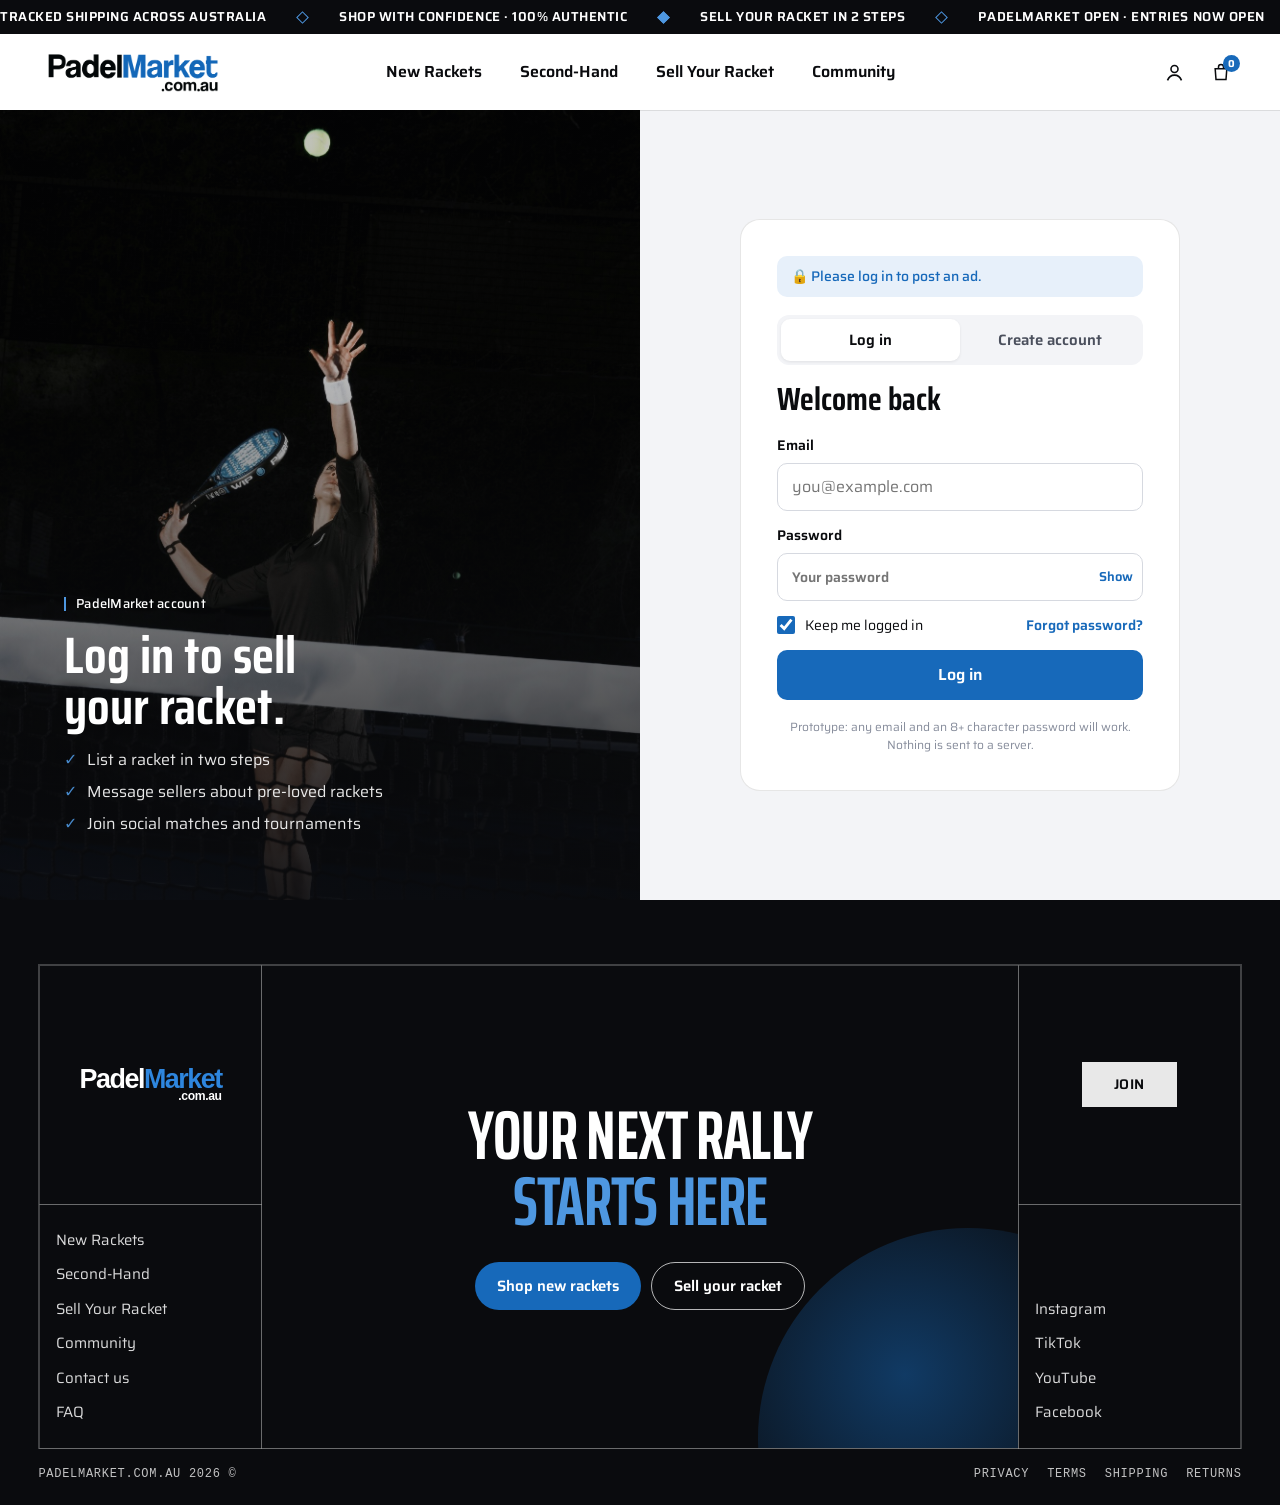
<file: sell.html>
<!doctype html>
<html lang="en-AU">
<head>
<meta charset="utf-8">
<meta name="viewport" content="width=device-width, initial-scale=1">
<title>Post an Ad | PadelMarket</title>
<!-- login gate: must be signed in to sell -->
<script>try{if(!localStorage.getItem('pm_user'))location.replace('login.html?next=sell.html')}catch(e){}</script>
<link rel="stylesheet" href="assets/fonts/saira.css">
<link rel="stylesheet" href="assets/common.css">
<style>
body{background:var(--grey)}
.sell-wrap{max-width:1120px;margin:0 auto;padding:32px var(--g) 90px}
.sell-head{margin:14px 0 26px;display:flex;justify-content:space-between;align-items:flex-end;gap:16px;flex-wrap:wrap}
.sell-head h1{font-size:clamp(40px,5vw,56px);line-height:1;font-weight:800;text-transform:uppercase;font-variation-settings:var(--xcond);letter-spacing:-.01em}
.sell-head p{color:var(--ink-2);margin-top:8px}
.who{display:inline-flex;gap:10px;align-items:center;background:#fff;border:1px solid var(--line);border-radius:999px;padding:5px 14px 5px 5px;font-size:14px}
.who button{color:var(--blue);font-weight:600;text-decoration:underline}
.sell-grid{display:grid;grid-template-columns:minmax(0,1fr) 320px;gap:28px;align-items:start}
.card{background:#fff;border:1px solid var(--line);border-radius:18px;padding:clamp(20px,3vw,32px);display:grid;gap:22px}
.row2{display:grid;grid-template-columns:1fr 1fr;gap:16px}
.cnt{font-size:12px;color:var(--muted);text-align:right;margin-top:-2px}
.drop{display:flex;flex-direction:column;gap:10px}
.addph{display:inline-flex;align-items:center;gap:8px;height:44px;padding:0 16px;border:1.5px dashed #b8bdc8;border-radius:10px;font-size:14px;font-weight:600;color:var(--ink);transition:.2s;align-self:flex-start}
.addph:hover,.drop.over .addph{border-color:var(--blue);color:var(--blue);background:var(--blue-soft)}
.pgrid{display:grid;grid-template-columns:repeat(auto-fill,minmax(96px,1fr));gap:10px}
.pgrid:empty{display:none}
.pt{position:relative;aspect-ratio:1;border-radius:10px;overflow:hidden;background:var(--grey);cursor:pointer;border:2px solid transparent}
.pt img{width:100%;height:100%;object-fit:cover}
.pt.cover{border-color:var(--blue)}
.pt .cv{position:absolute;left:6px;bottom:6px;font-size:10px;font-weight:700;background:var(--blue);color:#fff;padding:2px 7px;border-radius:999px}
.pt .rm{position:absolute;top:5px;right:5px;width:24px;height:24px;border-radius:50%;background:rgba(10,11,14,.75);color:#fff;display:grid;place-items:center}
.pt .rm svg{width:12px;height:12px}
.pt.loading{display:grid;place-items:center;font-size:12px;color:var(--muted)}
.actions{display:flex;gap:10px;flex-wrap:wrap;padding-top:4px}
.btn-post{height:48px;padding:0 26px;border-radius:10px;background:var(--blue);color:#fff;font-weight:600}
.btn-post:hover{background:var(--blue-h)}
.btn-cancel{height:48px;padding:0 22px;border-radius:10px;border:1px solid #d6d9e0;background:#fff;font-weight:600;display:inline-flex;align-items:center}
.aside{position:sticky;top:130px;display:grid;gap:16px}
.aside h4{font-size:13px;font-weight:600;letter-spacing:.08em;text-transform:uppercase;color:var(--muted)}
.prev{background:#fff;border:1px solid var(--line);border-radius:18px;padding:16px}
.prev .lc{pointer-events:none}
.tips{background:var(--black);color:#fff;border-radius:18px;padding:20px;display:grid;gap:10px;font-size:14px}
.tips li{list-style:none;display:flex;gap:10px;opacity:.85}
.tips li::before{content:"✓";color:var(--blue-2);font-weight:700}
.alert{display:none;background:#fdecee;color:var(--err);border-radius:10px;padding:12px 14px;font-size:14px;font-weight:500}
.alert.on{display:block}
@media (max-width:900px){.sell-grid{grid-template-columns:1fr}.aside{position:static;order:-1}.prev{display:none}}
@media (max-width:600px){.row2{grid-template-columns:1fr}}
</style>
</head>
<body class="inner">
<main class="sell-wrap">
  <nav class="crumbs" aria-label="Breadcrumb"><a href="index.html">Home</a><span>/</span><a href="second-hand.html">Second-Hand</a><span>/</span><span>Post an Ad</span></nav>
  <div class="sell-head">
    <div><h1>Post an Ad</h1><p>Fill in the details below. Your listing goes live immediately.</p></div>
    <div class="who" id="who"></div>
  </div>

  <div class="sell-grid">
    <form class="card" id="adForm" novalidate>
      <div class="alert" id="alert" role="alert">Please fix the highlighted fields.</div>

      <label class="fld" data-f="title"><span>Ad title <i class="req">*</i></span>
        <input id="title" maxlength="80" placeholder="e.g. Babolat Technical Viper, great condition" autocomplete="off">
        <span class="cnt" id="titleCnt">0 / 80</span>
        <span class="msg">Please add a title (at least 5 characters).</span></label>

      <div class="row2">
        <label class="fld" data-f="brand"><span>Brand <i class="req">*</i></span>
          <select id="brand"><option value="">Select brand</option></select>
          <span class="msg">Please choose a brand.</span></label>
        <label class="fld" data-f="model"><span>Model <i class="req">*</i></span>
          <input id="model" maxlength="60" placeholder="e.g. Technical Viper Carbon" autocomplete="off">
          <span class="msg">Please enter the model.</span></label>
      </div>

      <label class="fld" data-f="price"><span>Asking price (AUD) <i class="req">*</i></span>
        <span class="pre"><b>$</b><input id="price" type="number" inputmode="numeric" min="1" max="5000" step="1" placeholder="150"></span>
        <span class="msg">Enter a price between $1 and $5,000.</span></label>

      <div class="row2">
        <fieldset class="fld" data-f="condition" style="border:0"><legend>Condition <i class="req">*</i></legend>
          <div class="seg" id="condSeg" style="margin-top:7px"></div>
          <span class="msg">Please select the condition.</span></fieldset>
        <fieldset class="fld" data-f="level" style="border:0"><legend>Skill level <i class="req">*</i></legend>
          <div class="seg" id="levelSeg" style="margin-top:7px"></div>
          <span class="msg">Please select a skill level.</span></fieldset>
      </div>

      <label class="fld" data-f="description"><span>Description <i class="req">*</i></span>
        <textarea id="description" maxlength="1000" placeholder="Describe the racket's condition, any wear, why you're selling, etc."></textarea>
        <span class="cnt" id="descCnt">0 / 1000</span>
        <span class="msg">Please write at least 20 characters.</span></label>

      <label class="fld" data-f="location"><span>Location</span>
        <input id="location" maxlength="60" placeholder="e.g. Melbourne, VIC" list="suburbs" autocomplete="off">
        <datalist id="suburbs"><option>Melbourne, VIC</option><option>Sydney, NSW</option><option>Brisbane, QLD</option><option>Perth, WA</option><option>Adelaide, SA</option><option>Gold Coast, QLD</option><option>Canberra, ACT</option><option>Hobart, TAS</option><option>Darwin, NT</option></datalist></label>

      <div class="fld drop" data-f="photos" id="drop">
        <span>Photos <small style="font-weight:400;color:var(--muted)">(up to 10, optional)</small></span>
        <button type="button" class="addph" id="addPh"><svg width="18" height="18" viewBox="0 0 24 24" fill="none" stroke="currentColor" stroke-width="1.8"><rect x="3" y="5" width="18" height="14" rx="2"/><circle cx="9" cy="11" r="2"/><path d="m21 16-5-5-8 8"/></svg>Add photos</button>
        <input type="file" id="file" accept="image/jpeg,image/png,image/webp" multiple hidden>
        <span class="hint">JPEG, PNG, or WebP · max 10 MB each · first photo is the cover image (tap a photo to make it the cover)</span>
        <span class="msg" id="phMsg"></span>
        <div class="pgrid" id="pgrid"></div>
      </div>

      <div class="actions">
        <button class="btn-post" id="postBtn">Post Listing</button>
        <a href="second-hand.html" class="btn-cancel">Cancel</a>
      </div>
    </form>

    <aside class="aside">
      <div class="prev"><h4 style="margin-bottom:12px">Preview</h4><div id="preview"></div></div>
    </aside>
  </div>
</main>
<div id="pmFooter"></div>

<script src="assets/app.js"></script>
<script>
if(PM.auth.require('sell.html')){
PM.header({active:'sell'});
PM.footer();
const u=PM.auth.user();
$('#who').innerHTML=`<span class="avatar">${PM.esc((u.name||u.email)[0].toUpperCase())}</span>Posting as <b>${PM.esc(u.name)}</b><button type="button" id="notMe">Not you?</button>`;
$('#notMe').onclick=()=>{PM.auth.logout();location.href='login.html?next=sell.html'};

/* options */
$('#brand').insertAdjacentHTML('beforeend',PM.BRANDS.map(b=>`<option>${b}</option>`).join(''));
const seg=(id,name,opts)=>$(id).innerHTML=opts.map(o=>`<label><input type="radio" name="${name}" value="${o}"><span>${o}</span></label>`).join('');
seg('#condSeg','condition',PM.CONDITIONS);seg('#levelSeg','level',PM.LEVELS);

/* photos */
const photos=[];const MAX=10,MB=10*1024*1024,TYPES=['image/jpeg','image/png','image/webp'];
function resize(file){return new Promise((res,rej)=>{const r=new FileReader();r.onload=()=>{const img=new Image();img.onload=()=>{const m=900,sc=Math.min(1,m/Math.max(img.width,img.height)),c=document.createElement('canvas');c.width=Math.round(img.width*sc);c.height=Math.round(img.height*sc);c.getContext('2d').drawImage(img,0,0,c.width,c.height);res(c.toDataURL('image/jpeg',.78))};img.onerror=rej;img.src=r.result};r.onerror=rej;r.readAsDataURL(file)})}
async function addFiles(list){
  const msg=[];
  for(const f of list){
    if(photos.length>=MAX){msg.push('You can add up to 10 photos.');break}
    if(!TYPES.includes(f.type)){msg.push(`${f.name}: only JPEG, PNG or WebP.`);continue}
    if(f.size>MB){msg.push(`${f.name}: larger than 10 MB.`);continue}
    try{photos.push(await resize(f))}catch(e){msg.push(`${f.name}: couldn't read this image.`)}
    renderPhotos();
  }
  $('#phMsg').textContent=msg.join(' ');$('#drop').classList.toggle('bad',!!msg.length);
}
function renderPhotos(){
  $('#pgrid').innerHTML=photos.map((src,i)=>`<div class="pt ${i?'':'cover'}" data-i="${i}" title="${i?'Make cover':'Cover image'}"><img src="${src}" alt="Photo ${i+1}">${i?'':'<span class="cv">Cover</span>'}<button type="button" class="rm" data-rm="${i}" aria-label="Remove photo ${i+1}">${PM.I.x}</button></div>`).join('');
  $('#addPh').lastChild.textContent=photos.length?`Add photos (${photos.length}/10)`:'Add photos';preview();
}
$('#addPh').onclick=()=>$('#file').click();
$('#file').onchange=e=>{addFiles([...e.target.files]);e.target.value=''};
const drop=$('#drop');
['dragenter','dragover'].forEach(t=>drop.addEventListener(t,e=>{e.preventDefault();drop.classList.add('over')}));
['dragleave','drop'].forEach(t=>drop.addEventListener(t,e=>{e.preventDefault();drop.classList.remove('over')}));
drop.addEventListener('drop',e=>addFiles([...e.dataTransfer.files]));
$('#pgrid').onclick=e=>{const rm=e.target.closest('[data-rm]');if(rm){photos.splice(+rm.dataset.rm,1);renderPhotos();return}
  const t=e.target.closest('.pt');if(t&&+t.dataset.i){const [p]=photos.splice(+t.dataset.i,1);photos.unshift(p);renderPhotos()}};

/* live preview + counters */
const val=id=>$('#'+id).value.trim();
const radio=n=>($(`input[name=${n}]:checked`)||{}).value||'';
const draft=()=>({id:'preview',title:val('title')||'Your ad title',brand:val('brand')||'Brand',model:val('model')||'Model',price:+val('price')||0,condition:radio('condition')||'Condition',level:radio('level')||'Skill level',location:val('location'),photos:photos.slice(0,1),created:new Date().toISOString(),face:'#15171c',rim:'#4E97E0',s:1});
function preview(){$('#preview').innerHTML=PM.listingTile(draft())}
$('#adForm').addEventListener('input',e=>{
  $('#titleCnt').textContent=`${$('#title').value.length} / 80`;$('#descCnt').textContent=`${$('#description').value.length} / 1000`;
  const f=e.target.closest('.fld');if(f&&f.classList.contains('bad'))check(f.dataset.f);preview()});
$('#adForm').addEventListener('change',e=>{const f=e.target.closest('.fld');if(f&&f.classList.contains('bad'))check(f.dataset.f);preview()});
preview();

/* validation */
const rules={
  title:()=>val('title').length>=5,
  brand:()=>!!val('brand'),
  model:()=>!!val('model'),
  price:()=>{const p=+val('price');return Number.isFinite(p)&&p>=1&&p<=5000},
  condition:()=>!!radio('condition'),
  level:()=>!!radio('level'),
  description:()=>val('description').length>=20
};
function check(k){const ok=rules[k]?rules[k]():true;$(`.fld[data-f="${k}"]`).classList.toggle('bad',!ok);return ok}

$('#adForm').onsubmit=e=>{
  e.preventDefault();
  const bad=Object.keys(rules).filter(k=>!check(k));
  $('#alert').classList.toggle('on',!!bad.length);
  if(bad.length){$(`.fld[data-f="${bad[0]}"]`).scrollIntoView({behavior:'smooth',block:'center'});return}
  const palette=[['#15171c','#4E97E0'],['#0d2a6b','#9fbaff'],['#e9edf5','#1769BA'],['#20232b','#ffffff']];const [face,rim]=palette[Math.floor(Math.random()*palette.length)];
  const listing={id:'u'+Date.now().toString(36),title:val('title'),brand:val('brand'),model:val('model'),price:Math.round(+val('price')),condition:radio('condition'),level:radio('level'),
    description:val('description'),location:val('location'),photos:photos.slice(),seller:u.name,owner:u.email,created:new Date().toISOString(),face,rim,s:Math.floor(Math.random()*3)};
  $('#postBtn').disabled=true;$('#postBtn').textContent='Posting…';
  const ok=PM.addListing(listing);
  if(!ok)PM.toast('Saved with fewer photos because browser storage is full');
  location.href=`product.html?listing=${listing.id}&posted=1`;
};
}
</script>
</body>
</html>
</file>
<file: assets/fonts/saira.css>
/* Saira (variable: wdth 50–125, wght 100–900) — self-hosted
   Licence: SIL Open Font License 1.1 (see OFL.txt) */
@font-face{font-family:'Saira';font-style:normal;font-weight:100 900;font-stretch:50% 125%;font-display:swap;
  src:url(saira-latin-ext.woff2) format('woff2');
  unicode-range:U+0100-02BA,U+02BD-02C5,U+02C7-02CC,U+02CE-02D7,U+02DD-02FF,U+0304,U+0308,U+0329,U+1D00-1DBF,U+1E00-1E9F,U+1EF2-1EFF,U+2020,U+20A0-20AB,U+20AD-20C0,U+2113,U+2C60-2C7F,U+A720-A7FF}
@font-face{font-family:'Saira';font-style:normal;font-weight:100 900;font-stretch:50% 125%;font-display:swap;
  src:url(saira-latin.woff2) format('woff2');
  unicode-range:U+0000-00FF,U+0131,U+0152-0153,U+02BB-02BC,U+02C6,U+02DA,U+02DC,U+0304,U+0308,U+0329,U+2000-206F,U+20AC,U+2122,U+2191,U+2193,U+2212,U+2215,U+FEFF,U+FFFD}
</file>
<file: assets/common.css>
/* =========================================================
   PadelMarket — shared styles (all pages)
   Palette: black · blue (logo) · white
   ========================================================= */
:root{
  --black:#0A0B0E; --black-2:#121419; --card:#1A1D24; --card-2:#23272F; --line-d:rgba(255,255,255,.10);
  --blue:#1769BA; --blue-h:#11589E; --blue-2:#4E97E0; --blue-soft:#E7F0FA; --ball:#D7F54A;
  --white:#fff; --grey:#F3F4F7; --grey-2:#E9EBF0; --ink:#0A0B0E; --ink-2:#4A4F5C; --muted:#868C9B; --line:rgba(10,11,14,.10);
  --ok:#1E8E5A; --err:#D1343E;
  --r:16px; --g:clamp(16px,3vw,48px);
  --cond:"wdth" 75; --xcond:"wdth" 60;
  --nav-h:76px; --ann-h:34px;
}
*{box-sizing:border-box;margin:0;padding:0}
html{-webkit-text-size-adjust:100%}
body{font-family:Saira,system-ui,sans-serif;color:var(--ink);background:var(--white);font-size:16px;line-height:1.5;overflow-x:hidden}
body.inner{padding-top:calc(var(--nav-h) + var(--ann-h))}
a{color:inherit;text-decoration:none}
button,input,select,textarea{font:inherit;color:inherit}
button{background:none;border:0;cursor:pointer}
svg{display:block}
img{display:block;max-width:100%}
.wrap{padding-inline:var(--g)}
.cond{font-variation-settings:var(--cond)}
.ph{position:relative;overflow:hidden;background:#1b2a4a}
.ph>svg,.ph>img{position:absolute;inset:0;width:100%;height:100%;object-fit:cover}
.eyebrow{display:inline-flex;align-items:center;gap:10px;font-size:13px;font-weight:500;letter-spacing:.02em}
.eyebrow::before{content:"";width:2px;height:14px;background:var(--blue-2)}
.h-xl{font-size:clamp(40px,5.4vw,76px);line-height:1;font-weight:600;letter-spacing:-.02em}
.h-l{font-size:clamp(32px,3.6vw,52px);line-height:1.05;font-weight:600;letter-spacing:-.015em}
.sr{position:absolute;width:1px;height:1px;overflow:hidden;clip:rect(0 0 0 0)}

/* ---------- buttons ---------- */
.btn{display:inline-flex;align-items:center;justify-content:center;gap:10px;height:48px;padding:0 22px;border-radius:999px;font-weight:600;font-size:15px;transition:transform .2s,background .2s,color .2s,border-color .2s;white-space:nowrap}
.btn:hover{transform:translateY(-2px)}
.btn .arr{transition:transform .2s}.btn:hover .arr{transform:translateX(3px)}
.btn-blue{background:var(--blue);color:#fff}.btn-blue:hover{background:var(--blue-h)}
.btn-white{background:#fff;color:var(--ink)}
.btn-dark{background:var(--ink);color:#fff}
.btn-ghost{border:1.5px solid rgba(255,255,255,.7);color:#fff}
.btn-ghost:hover{background:#fff;color:var(--ink)}
.btn-line{border:1.5px solid var(--ink);color:var(--ink)}
.btn-line:hover{background:var(--ink);color:#fff}
.btn-sm{height:38px;padding:0 16px;font-size:14px}
.btn[disabled]{opacity:.5;pointer-events:none}
.btn-sq{display:inline-flex;align-items:center;gap:18px;height:46px;padding:0 22px;border-radius:6px;background:var(--blue);color:#fff;font-size:14px;font-weight:500;transition:background .2s}
.btn-sq:hover{background:var(--blue-h)}
.btn-sq i{width:34px;height:34px;border-radius:4px;background:rgba(255,255,255,.95);color:var(--blue);display:grid;place-items:center;font-style:normal;transition:transform .25s}
.btn-sq:hover i{transform:rotate(45deg)}

/* ---------- marquee ---------- */
.mq{overflow:hidden;white-space:nowrap;display:flex}
.mq__t{display:inline-flex;flex-shrink:0;animation:mq 38s linear infinite}
.mq:hover .mq__t{animation-play-state:paused}
@keyframes mq{to{transform:translateX(-100%)}}

/* =========================================================
   HEADER — logo · menu · user · cart
   transparent on home hero → hides on scroll down → white on scroll up
   ========================================================= */
.topbar{position:fixed;inset:0 0 auto;z-index:60;transition:transform .4s cubic-bezier(.2,.7,.2,1)}
.topbar.hide{transform:translateY(-100%)}
.announce{background:var(--black);color:#fff;height:var(--ann-h);align-items:center;font-size:13px;font-weight:600;letter-spacing:.04em;text-transform:uppercase}
.announce span{display:inline-flex;align-items:center;gap:32px;padding-right:32px}
.announce span::after{content:"";width:7px;height:7px;border:1.5px solid var(--blue-2);transform:rotate(45deg)}
.announce span:nth-child(even)::after{background:var(--blue-2)}
.nav{background:#fff;color:var(--ink);box-shadow:0 1px 0 var(--line);transition:background .3s,color .3s,box-shadow .3s}
.topbar.clear .nav{background:transparent;color:#fff;box-shadow:none}
.nav__in{display:grid;grid-template-columns:1fr auto 1fr;align-items:center;height:var(--nav-h);padding-inline:var(--g)}
.topbar.clear .nav__in{border-bottom:1px solid rgba(255,255,255,.18)}
.menu{list-style:none;display:flex;gap:6px}
.menu a{display:flex;align-items:center;height:var(--nav-h);padding:0 16px;font-weight:600;font-size:16px;position:relative}
.menu a::after{content:"";position:absolute;left:16px;right:16px;bottom:22px;height:2px;background:currentColor;transform:scaleX(0);transform-origin:left;transition:transform .25s}
.menu a:hover::after,.menu a.on::after{transform:scaleX(1)}
.icons{display:flex;gap:4px;align-items:center;justify-self:end}
.ib{width:42px;height:42px;border-radius:50%;display:grid;place-items:center;position:relative}
.ib:hover{background:rgba(127,127,127,.15)}
.badge-n{position:absolute;top:4px;right:2px;min-width:17px;height:17px;border-radius:9px;background:var(--blue);color:#fff;font-size:10px;font-weight:700;display:grid;place-items:center;padding:0 4px}
.avatar{width:32px;height:32px;border-radius:50%;background:var(--blue);color:#fff;font-size:13px;font-weight:700;display:grid;place-items:center}
.umenu{position:absolute;right:0;top:calc(100% + 8px);min-width:220px;background:#fff;color:var(--ink);border-radius:14px;box-shadow:0 20px 50px rgba(0,0,0,.18);padding:8px;display:none;z-index:5}
.umenu.on{display:block}
.umenu .hd{padding:10px 12px 12px;border-bottom:1px solid var(--line);margin-bottom:6px;font-size:13px;color:var(--muted)}
.umenu .hd b{display:block;color:var(--ink);font-size:15px}
.umenu a,.umenu button{display:block;width:100%;text-align:left;padding:9px 12px;border-radius:8px;font-size:14px}
.umenu a:hover,.umenu button:hover{background:var(--grey)}
.burger{display:none}
.drawer{position:fixed;inset:0;z-index:80;background:rgba(5,8,15,.5);opacity:0;visibility:hidden;transition:.3s}
.drawer.on{opacity:1;visibility:visible}
.drawer__p{position:absolute;inset:0 auto 0 0;width:min(340px,86vw);background:#fff;padding:24px;transform:translateX(-100%);transition:transform .35s;display:flex;flex-direction:column;gap:6px}
.drawer.on .drawer__p{transform:none}
.drawer__p a.m{font-size:24px;font-weight:600;padding:10px 0;border-bottom:1px solid var(--line);font-variation-settings:var(--cond)}

/* ---------- logo (image on light, wordmark on dark) ---------- */
.logo{display:inline-flex;align-items:center;justify-self:start}
.logo img{height:46px;width:auto}
.logo .lt{display:none;flex-direction:column;align-items:flex-end;line-height:.82;font-family:"Helvetica Neue",Helvetica,Arial,sans-serif;font-weight:800;color:#fff}
.logo .lt span{font-size:27px;letter-spacing:-.055em}
.logo .lt em{font-style:normal;color:#2E86DE}
.logo .lt small{font-size:12px;font-weight:800;letter-spacing:-.03em;margin-top:2px}
.topbar.clear .logo img,.on-dark .logo img{display:none}
.topbar.clear .logo .lt,.on-dark .logo .lt{display:inline-flex}

/* =========================================================
   FOOTER (bordered grid)
   ========================================================= */
.final{background:var(--black);color:#fff;padding:clamp(40px,5vw,64px) var(--g) 22px}
.fgrid{display:grid;grid-template-columns:1fr 3.4fr 1fr;grid-template-rows:auto auto;border:1px solid rgba(255,255,255,.22)}
.fgrid>div{border:1px solid rgba(255,255,255,.22);margin:-.5px}
.fc-logo{display:grid;place-items:center;min-height:240px}
.fc-logo .logo .lt span{font-size:34px}.fc-logo .logo .lt small{font-size:15px}
.fc-main{grid-row:span 2;display:grid;place-content:center;text-align:center;padding:60px 24px;gap:28px;position:relative;overflow:hidden}
.fc-main h2{font-size:clamp(44px,5.4vw,84px);line-height:.95;font-weight:700;text-transform:uppercase;font-variation-settings:var(--xcond);letter-spacing:-.01em}
.fc-main h2 em{font-style:normal;color:var(--blue-2)}
.fc-main .cta-row{display:flex;gap:10px;justify-content:center;flex-wrap:wrap}
.fc-main .glow{position:absolute;width:420px;height:420px;border-radius:50%;right:-160px;bottom:-200px;background:radial-gradient(circle at 35% 35%,rgba(23,105,186,.5),transparent 65%);pointer-events:none}
.fc-btn{display:grid;place-items:center;min-height:240px}
.fc-btn a{background:#e8e8e8;color:var(--ink);padding:12px 32px;font-size:14px;font-weight:600;letter-spacing:.04em;text-transform:uppercase;transition:background .2s,color .2s}
.fc-btn a:hover{background:var(--blue);color:#fff}
.fc-links{display:flex;flex-direction:column;justify-content:flex-end;gap:12px;padding:24px 16px;min-height:240px;font-size:15px}
.fc-links a{opacity:.85}.fc-links a:hover{opacity:1;color:var(--blue-2)}
.fbot{display:flex;justify-content:space-between;font-family:ui-monospace,Consolas,monospace;font-size:12px;letter-spacing:.06em;text-transform:uppercase;opacity:.75;padding-top:16px;gap:12px;flex-wrap:wrap}
.fbot nav{display:flex;gap:18px;flex-wrap:wrap}

/* =========================================================
   INNER PAGES — banner, breadcrumbs, collection layout
   ========================================================= */
.crumbs{display:flex;gap:8px;font-size:13px;color:var(--muted);flex-wrap:wrap}
.crumbs a:hover{color:var(--blue)}
.crumbs span:last-child{color:var(--ink);font-weight:500}
.banner{position:relative;min-height:300px;display:grid;place-items:center;text-align:center;padding:60px var(--g);overflow:hidden}
.banner .ph{position:absolute;inset:0}
.banner::after{content:"";position:absolute;inset:0;background:rgba(255,255,255,.82)}
.banner>*:not(.ph){position:relative;z-index:1}
.banner .crumbs{justify-content:center;margin-bottom:14px}
.banner h1{font-size:clamp(40px,5vw,64px);line-height:1;font-weight:700;font-variation-settings:var(--cond);letter-spacing:-.01em;margin-bottom:12px}
.banner p{max-width:560px;margin:0 auto;color:var(--ink-2)}
.banner .btns{display:flex;gap:10px;justify-content:center;margin-top:22px;flex-wrap:wrap}

.coll{display:grid;grid-template-columns:270px 1fr;gap:40px;padding-block:44px}
.side h2{font-size:24px;font-weight:700;margin-bottom:18px;font-variation-settings:var(--cond)}
.fg{border-bottom:1px solid var(--line);padding:4px 0}
.fg>button{width:100%;display:flex;justify-content:space-between;align-items:center;padding:14px 0;font-weight:600}
.fg>button svg{transition:transform .25s}
.fg.closed>button svg{transform:rotate(180deg)}
.fg__body{display:grid;grid-template-rows:1fr;transition:grid-template-rows .3s}
.fg.closed .fg__body{grid-template-rows:0fr}
.fg__body>div{overflow:hidden}
.fg__in{background:var(--grey);border-radius:12px;padding:14px;margin-bottom:14px;display:grid;gap:10px}
.ck{display:flex;align-items:center;gap:10px;font-size:14px;cursor:pointer}
.ck input{width:18px;height:18px;accent-color:var(--blue)}
.ck small{margin-left:auto;color:var(--muted)}
.range{position:relative;height:24px}
.range input{position:absolute;inset:0;width:100%;pointer-events:none;-webkit-appearance:none;appearance:none;background:none}
.range input::-webkit-slider-thumb{pointer-events:auto;-webkit-appearance:none;width:18px;height:18px;border-radius:50%;background:var(--ink);border:3px solid #fff;box-shadow:0 0 0 1px var(--ink);cursor:pointer}
.range input::-moz-range-thumb{pointer-events:auto;width:14px;height:14px;border-radius:50%;background:var(--ink);border:3px solid #fff;cursor:pointer}
.range .trk{position:absolute;left:0;right:0;top:10px;height:4px;border-radius:2px;background:#cfd3dc}
.range .trk i{position:absolute;top:0;bottom:0;background:var(--ink);border-radius:2px}
.pr-in{display:flex;align-items:center;gap:8px;font-size:13px}
.pr-in label{flex:1;display:flex;align-items:center;gap:4px;height:38px;border:1px solid var(--line);border-radius:8px;background:#fff;padding:0 10px}
.pr-in input{width:100%;border:0;outline:none;background:none}
.side .clear{margin-top:16px;font-size:14px;font-weight:600;color:var(--blue);text-decoration:underline}
.toolbar{display:flex;justify-content:space-between;align-items:center;gap:16px;margin-bottom:22px;flex-wrap:wrap}
.toolbar .cnt{font-size:14px;color:var(--ink-2)}
.toolbar .r{display:flex;gap:10px;align-items:center}
.sel{height:42px;border-radius:10px;border:1px solid var(--line);padding:0 36px 0 14px;background:#fff url("data:image/svg+xml,%3Csvg xmlns='http://www.w3.org/2000/svg' width='12' height='12' fill='none' stroke='%230A0B0E' stroke-width='1.8'%3E%3Cpath d='m2 4 4 4 4-4'/%3E%3C/svg%3E") no-repeat right 14px center;-webkit-appearance:none;appearance:none;font-size:14px;cursor:pointer}
.cols{display:flex;border:1px solid var(--line);border-radius:10px;overflow:hidden}
.cols button{width:40px;height:40px;display:grid;place-items:center;color:var(--muted)}
.cols button.on{background:var(--ink);color:#fff}
.chips{display:flex;gap:6px;flex-wrap:wrap;margin-bottom:18px}
.chips button{font-size:13px;font-weight:500;padding:5px 12px;border-radius:999px;background:var(--grey);display:inline-flex;gap:6px;align-items:center}
.chips button:hover{background:var(--grey-2)}
.grid{display:grid;grid-template-columns:repeat(var(--cols,3),1fr);gap:32px 20px}
.empty{grid-column:1/-1;text-align:center;padding:60px 20px;border:1.5px dashed var(--line);border-radius:16px;color:var(--ink-2)}
.pager{display:flex;justify-content:flex-end;gap:6px;margin-top:40px}
.pager button{min-width:38px;height:38px;border-radius:8px;font-weight:600;font-size:14px}
.pager button.on{background:var(--ink);color:#fff}
.pager button:hover:not(.on){background:var(--grey)}
.filter-btn{display:none}

/* ---------- product card (new rackets) ---------- */
.pc{display:block}
.pc__img{position:relative;aspect-ratio:1/1.12;border-radius:14px;background:var(--grey);overflow:hidden}
.pc__img svg.rk{position:absolute;left:50%;top:8%;height:84%;width:auto;transform:translateX(-50%);transition:transform .5s cubic-bezier(.2,.7,.2,1);filter:drop-shadow(0 22px 20px rgba(10,20,50,.2))}
.pc:hover .pc__img svg.rk{transform:translateX(-50%) translateY(-6px) rotate(-6deg)}
.badges{position:absolute;top:12px;right:12px;display:flex;gap:6px;z-index:2}
.bdg{font-size:11px;font-weight:600;padding:3px 10px;border-radius:999px;background:#fff;color:var(--ink);box-shadow:0 1px 2px rgba(0,0,0,.06)}
.bdg.sale{background:var(--ink);color:#fff}
.bdg.blue{background:var(--blue);color:#fff}
.bdg.out{background:#fff;color:var(--muted)}
.qa{position:absolute;left:12px;bottom:12px;width:40px;height:40px;border-radius:50%;background:var(--ink);color:#fff;display:grid;place-items:center;opacity:0;transform:translateY(8px);transition:.25s;z-index:2}
.pc:hover .qa{opacity:1;transform:none}
.pc__b{padding:14px 2px 0}
.pc__brand{font-size:11px;font-weight:700;letter-spacing:.1em;text-transform:uppercase;color:var(--muted)}
.pc__b h3{font-size:17px;font-weight:600;line-height:1.25;margin:2px 0 4px}
.price{font-weight:600;font-size:15px}
.price s{color:var(--muted);font-weight:400;margin-left:6px;font-size:14px}
.price.sale{color:var(--blue)}
.tags{display:flex;gap:6px;flex-wrap:wrap;margin-top:10px}
.tags span{font-size:12px;font-weight:500;padding:3px 10px;border-radius:999px;border:1px solid var(--line);color:var(--ink-2)}

/* ---------- listing card (second-hand, matches Post an Ad fields) ---------- */
.lc{display:block}
.lc__img{position:relative;aspect-ratio:3/4;border-radius:14px;background:var(--grey);overflow:hidden}
.lc__img img{position:absolute;inset:0;width:100%;height:100%;object-fit:cover;transition:transform .5s}
.lc__img svg.rk{position:absolute;left:50%;top:9%;height:82%;width:auto;transform:translateX(-50%);transition:transform .5s;filter:drop-shadow(0 22px 20px rgba(10,20,50,.2))}
.lc:hover .lc__img svg.rk{transform:translateX(-50%) rotate(-5deg)}
.lc:hover .lc__img img{transform:scale(1.04)}
.cond{position:absolute;top:12px;left:12px;z-index:2;font-size:12px;font-weight:700;padding:4px 10px;border-radius:6px;background:var(--ink);color:#fff}
.cond.c-like{background:var(--blue)}
.cond.c-good{background:var(--ink)}
.cond.c-fair{background:#5b6170}
.cond.c-used{background:#8a90a0}
.pcount{position:absolute;right:12px;bottom:12px;z-index:2;display:inline-flex;gap:5px;align-items:center;font-size:12px;font-weight:600;padding:3px 9px;border-radius:999px;background:rgba(255,255,255,.92)}
.lc__b{padding:14px 2px 0}
.lc__b h3{font-size:17px;font-weight:600;line-height:1.25;margin-bottom:2px;display:-webkit-box;-webkit-line-clamp:2;-webkit-box-orient:vertical;overflow:hidden}
.lc__bm{font-size:13px;color:var(--muted);margin-bottom:8px}
.lc__row{display:flex;justify-content:space-between;align-items:center;gap:8px}
.lc__row b{font-size:19px;font-weight:700;font-variation-settings:var(--cond)}
.lvl{font-size:12px;font-weight:600;padding:3px 10px;border-radius:999px;background:var(--blue-soft);color:var(--blue)}
.lc__loc{display:flex;align-items:center;gap:6px;font-size:13px;color:var(--ink-2);margin-top:8px}
.lc__loc svg{color:var(--blue);flex-shrink:0}
.lc.mine .lc__img{box-shadow:0 0 0 3px var(--blue)}
/* sell CTA tile inside grid */
.sell-tile{border-radius:14px;background:var(--black);color:#fff;padding:28px;display:flex;flex-direction:column;justify-content:space-between;gap:20px;min-height:100%;position:relative;overflow:hidden}
.sell-tile h3{font-size:34px;line-height:1;font-weight:700;font-variation-settings:var(--cond)}
.sell-tile p{opacity:.75;font-size:15px}
.sell-tile .glow{position:absolute;width:300px;height:300px;right:-120px;top:-120px;border-radius:50%;background:radial-gradient(circle,rgba(23,105,186,.6),transparent 65%)}

/* ---------- search / sell banner ---------- */
.cta-strip{margin:20px var(--g) 0;border-radius:var(--r);background:var(--blue-soft);min-height:170px;display:flex;flex-direction:column;align-items:center;justify-content:center;gap:12px;text-align:center;padding:30px;position:relative;overflow:hidden}
.cta-strip h3{font-size:clamp(24px,2.4vw,32px);line-height:1.1;font-weight:700;font-variation-settings:var(--cond)}
.cta-strip p{color:var(--ink-2)}
.cta-strip .deco{position:absolute;opacity:.9}

/* ---------- category circles ---------- */
.cats{display:grid;grid-template-columns:repeat(5,1fr);gap:20px;padding-block:20px 70px}
.cat{text-align:center;display:flex;flex-direction:column;align-items:center;gap:12px;font-weight:600}
.cat .c{width:min(150px,100%);aspect-ratio:1;border-radius:50%;background:var(--grey);display:grid;place-items:center;transition:background .25s,transform .25s}
.cat:hover .c{background:var(--blue-soft);transform:translateY(-4px)}
.cat .c svg{height:72%;width:auto}
.cat small{display:block;font-weight:400;font-size:13px;color:var(--muted)}
.sh{text-align:center;position:relative;margin-bottom:40px}
.sh .wm{position:absolute;left:50%;top:50%;transform:translate(-50%,-58%);font-size:clamp(60px,9.5vw,140px);font-weight:800;white-space:nowrap;color:var(--ink);opacity:.05;text-transform:uppercase;pointer-events:none;line-height:1;font-variation-settings:var(--cond)}
.sh h2{position:relative;font-size:clamp(30px,3vw,40px);font-weight:700}
.sh .dv{display:flex;align-items:center;justify-content:center;gap:12px;margin-top:10px;color:var(--blue)}
.sh .dv::before,.sh .dv::after{content:"";width:44px;height:1px;background:var(--line)}

/* ---------- forms ---------- */
.fld{display:flex;flex-direction:column;gap:7px}
.fld>span,.fld legend{font-size:14px;font-weight:600}
.fld .req{color:var(--err)}
.fld input,.fld select,.fld textarea{height:48px;border:1px solid #d6d9e0;border-radius:10px;padding:0 14px;background:#fff;outline:none;transition:border-color .2s,box-shadow .2s;width:100%}
.fld textarea{height:130px;padding:12px 14px;resize:vertical}
.fld input:focus,.fld select:focus,.fld textarea:focus{border-color:var(--blue);box-shadow:0 0 0 3px rgba(23,105,186,.15)}
.fld .hint{font-size:12px;color:var(--muted)}
.fld .msg{font-size:12px;color:var(--err);display:none}
.fld.bad .msg{display:block}
.fld.bad input,.fld.bad select,.fld.bad textarea{border-color:var(--err)}
.fld.bad .seg{box-shadow:0 0 0 1px var(--err);border-radius:12px}
.pre{position:relative}
.pre b{position:absolute;left:14px;top:50%;transform:translateY(-50%);color:var(--muted);font-weight:500}
.pre input{padding-left:28px}
.seg{display:flex;gap:8px;flex-wrap:wrap}
.seg label{cursor:pointer;position:relative}
.seg input{position:absolute;left:0;top:0;width:1px;height:1px;opacity:0;pointer-events:none}
fieldset.fld{min-width:0}
.seg span{display:inline-flex;align-items:center;gap:8px;height:42px;padding:0 16px;border-radius:10px;border:1px solid #d6d9e0;background:#fff;font-size:14px;font-weight:500;transition:.2s}
.seg span::before{content:"";width:14px;height:14px;border-radius:50%;border:1.5px solid #b8bdc8;transition:.2s}
.seg input:checked+span{border-color:var(--blue);background:var(--blue-soft);color:var(--blue)}
.seg input:checked+span::before{border:4px solid var(--blue)}
.seg input:focus-visible+span{box-shadow:0 0 0 3px rgba(23,105,186,.25)}

/* ---------- modal ---------- */
.modal{position:fixed;inset:0;z-index:90;background:rgba(5,8,15,.55);display:grid;place-items:center;padding:16px;opacity:0;visibility:hidden;transition:.3s}
.modal.on{opacity:1;visibility:visible}
.modal__b{width:min(480px,100%);background:#fff;color:var(--ink);border-radius:18px;padding:28px;position:relative;transform:translateY(12px);transition:.3s}
.modal.on .modal__b{transform:none}
.modal__x{position:absolute;top:12px;right:12px;width:36px;height:36px;border-radius:50%;display:grid;place-items:center}
.modal__x:hover{background:var(--grey)}

/* ---------- toast ---------- */
.toast{position:fixed;left:50%;bottom:24px;z-index:120;background:var(--ink);color:#fff;padding:12px 18px;border-radius:12px;font-size:14px;font-weight:500;transform:translate(-50%,140%);opacity:0;transition:.35s;display:flex;gap:10px;align-items:center;box-shadow:0 14px 40px rgba(0,0,0,.25)}
.toast.on{transform:translate(-50%,0);opacity:1}

/* reveal */
.rv-up{opacity:0;transform:translateY(40px);transition:opacity .8s,transform .8s}
.rv-up.in{opacity:1;transform:none}

/* =========================================================
   RESPONSIVE (shared)
   ========================================================= */
@media (max-width:1100px){
  .grid{--cols:2!important}
  .cols{display:none}
}
@media (max-width:900px){
  :root{--nav-h:64px}
  .nav__in{grid-template-columns:auto 1fr auto}
  .menu{display:none}.burger{display:grid}
  .logo{justify-self:center}.logo img{height:38px}
  .coll{grid-template-columns:1fr;gap:0}
  .side{position:fixed;inset:0 auto 0 0;z-index:85;width:min(340px,88vw);background:#fff;padding:24px;overflow:auto;transform:translateX(-100%);transition:transform .35s;box-shadow:0 0 60px rgba(0,0,0,.2)}
  .side.on{transform:none}
  .filter-btn{display:inline-flex}
  .fgrid{grid-template-columns:1fr 1fr}
  .fc-main{grid-column:1/-1;grid-row:1}
  .fc-logo,.fc-btn,.fc-links{min-height:150px}
  .cats{grid-template-columns:repeat(3,1fr)}
}
@media (max-width:600px){
  .grid{--cols:2!important;gap:24px 12px}
  .pc__b h3,.lc__b h3{font-size:15px}
  .cats{grid-template-columns:repeat(2,1fr)}
  .toolbar .r{width:100%}.toolbar .sel{flex:1}
}
@media (prefers-reduced-motion:reduce){
  *,*::before,*::after{animation-duration:.01ms!important;animation-iteration-count:1!important;transition-duration:.01ms!important}
  .rv-up{opacity:1;transform:none}
}

/* =========================================================
   REAL PHOTOS — product cards, listing rows (option C), listing tiles
   ========================================================= */
.pc__img{aspect-ratio:3/4}
.pc__img img.pc__photo{position:absolute;inset:0;width:100%;height:100%;object-fit:cover;object-position:50% 30%;transition:transform .5s cubic-bezier(.2,.7,.2,1)}
.pc:hover .pc__img img.pc__photo{transform:scale(1.04)}

/* list row */
.lr{display:grid;grid-template-columns:112px minmax(0,1fr) auto;gap:16px;align-items:center;padding:10px;border:1px solid var(--line);border-radius:14px;background:#fff;transition:border-color .2s,box-shadow .2s,transform .2s}
.lr:hover{border-color:var(--blue);box-shadow:0 10px 28px rgba(10,20,50,.08)}
.lr.mine{border-color:var(--blue)}
.lr__img{width:112px;aspect-ratio:1;border-radius:10px;background:var(--grey);overflow:hidden;display:grid;place-items:center}
.lr__img img{width:100%;height:100%;object-fit:cover;object-position:50% 25%;transition:transform .5s}
.lr:hover .lr__img img{transform:scale(1.06)}
.lr__img svg{height:88%;width:auto}
.lr__b{min-width:0}
.lr h3{font-size:17px;font-weight:600;line-height:1.2;margin-bottom:8px;white-space:nowrap;overflow:hidden;text-overflow:ellipsis}
.lr__chips{display:flex;gap:6px;flex-wrap:wrap;margin-bottom:8px}
.lr .cond,.lt .cond{font-size:11px;padding:3px 9px}
.lr .cond{position:static}
.lr__loc{display:flex;gap:6px;align-items:center;font-size:13px;color:var(--ink-2);min-width:0}
.lr__loc svg{color:var(--blue);flex-shrink:0}
.lr__r{display:flex;flex-direction:column;align-items:flex-end;justify-content:space-between;align-self:stretch;padding:4px 4px 0 0;gap:8px}
.lr__r b{font-size:24px;line-height:1;font-weight:700;font-variation-settings:var(--cond)}
.fav{width:36px;height:36px;border-radius:50%;display:grid;place-items:center;color:var(--muted);transition:color .2s,background .2s,transform .2s}
.fav:hover{background:var(--grey);color:var(--ink)}
.fav.on{color:#fff;background:var(--blue)}
.fav.on svg{fill:currentColor}
.grid.rows{gap:12px 16px}

/* vertical tile */
.lt{display:block}
.lt__img{position:relative;aspect-ratio:4/5;border-radius:14px;background:var(--grey);overflow:hidden;display:grid;place-items:center}
.lt__img img{position:absolute;inset:0;width:100%;height:100%;object-fit:cover;object-position:50% 25%;transition:transform .5s}
.lt:hover .lt__img img{transform:scale(1.05)}
.lt__img svg{height:84%;width:auto}
.lt__img .fav{position:absolute;top:10px;right:10px;background:rgba(255,255,255,.92);z-index:2}
.lt__img .fav.on{background:var(--blue)}
.lt__b{padding:12px 2px 0}
.lt__b h3{font-size:18px;font-weight:600;line-height:1.2;margin:2px 0 8px;white-space:nowrap;overflow:hidden;text-overflow:ellipsis}
.lt__row{display:flex;justify-content:space-between;align-items:center;gap:8px;margin-bottom:8px}
.lt__row b{font-size:22px;line-height:1;font-weight:700;font-variation-settings:var(--cond)}

/* sell row inside the second-hand list */
.sell-row{grid-column:1/-1;display:flex;align-items:center;justify-content:space-between;gap:20px;flex-wrap:wrap;border-radius:14px;background:var(--black);color:#fff;padding:20px 24px;position:relative;overflow:hidden}
.sell-row .glow{position:absolute;width:280px;height:280px;right:-80px;top:-140px;border-radius:50%;background:radial-gradient(circle,rgba(23,105,186,.6),transparent 65%)}
.sell-row h3{font-size:26px;line-height:1.05;font-weight:700;font-variation-settings:var(--cond);position:relative}
.sell-row p{opacity:.75;font-size:14px;position:relative}
.sell-row .btn{position:relative}

/* category circles with photos */
.cat .c{overflow:hidden}
.cat .c img{width:100%;height:100%;object-fit:cover;object-position:50% 25%;transition:transform .4s}
.cat:hover .c img{transform:scale(1.08)}

@media (max-width:900px){.grid.rows{--cols:1!important}}
@media (max-width:600px){
  .lr{grid-template-columns:84px minmax(0,1fr) auto;gap:12px;padding:8px}
  .lr__img{width:84px}
  .lr h3{font-size:15px}
  .lr__r b{font-size:19px}
}

/* ---------- unified card: listing variant ---------- */
.badges .cond{position:static}
.qa.fav{background:#fff;color:var(--ink);box-shadow:0 2px 8px rgba(0,0,0,.12)}
.qa.fav:hover{background:#fff;color:var(--blue)}
.qa.fav.on{opacity:1;transform:none;background:var(--blue);color:#fff}
.pc.mine .pc__img{box-shadow:0 0 0 3px var(--blue)}
.pc--l .tags span:nth-child(2){max-width:100%;overflow:hidden;text-overflow:ellipsis;white-space:nowrap}
/* card on dark sections */
.dark .pc__img{background:#1c1d21}
.dark .pc__b h3,.dark .pc .price{color:#fff}
.dark .pc__brand{color:#8a8f9c}
.dark .tags span{border-color:rgba(255,255,255,.18);color:#c9ccd4}
/* dark banner (Second-Hand and New Rackets) */
.banner.dk::after{background:linear-gradient(90deg,rgba(10,11,14,.88),rgba(10,11,14,.6))}
.banner.dk{color:#fff}
.banner.dk .crumbs,.banner.dk p{color:rgba(255,255,255,.75)}
.banner.dk .crumbs span:last-child{color:#fff}
/* footer logo centred in its cell */
.fc-logo .logo{justify-self:center}
.fc-logo{padding:0 20px}
.fc-logo .logo .lt span{font-size:clamp(22px,2.1vw,30px)}
.fc-logo .logo .lt small{font-size:clamp(10px,.95vw,13px)}
</file>
